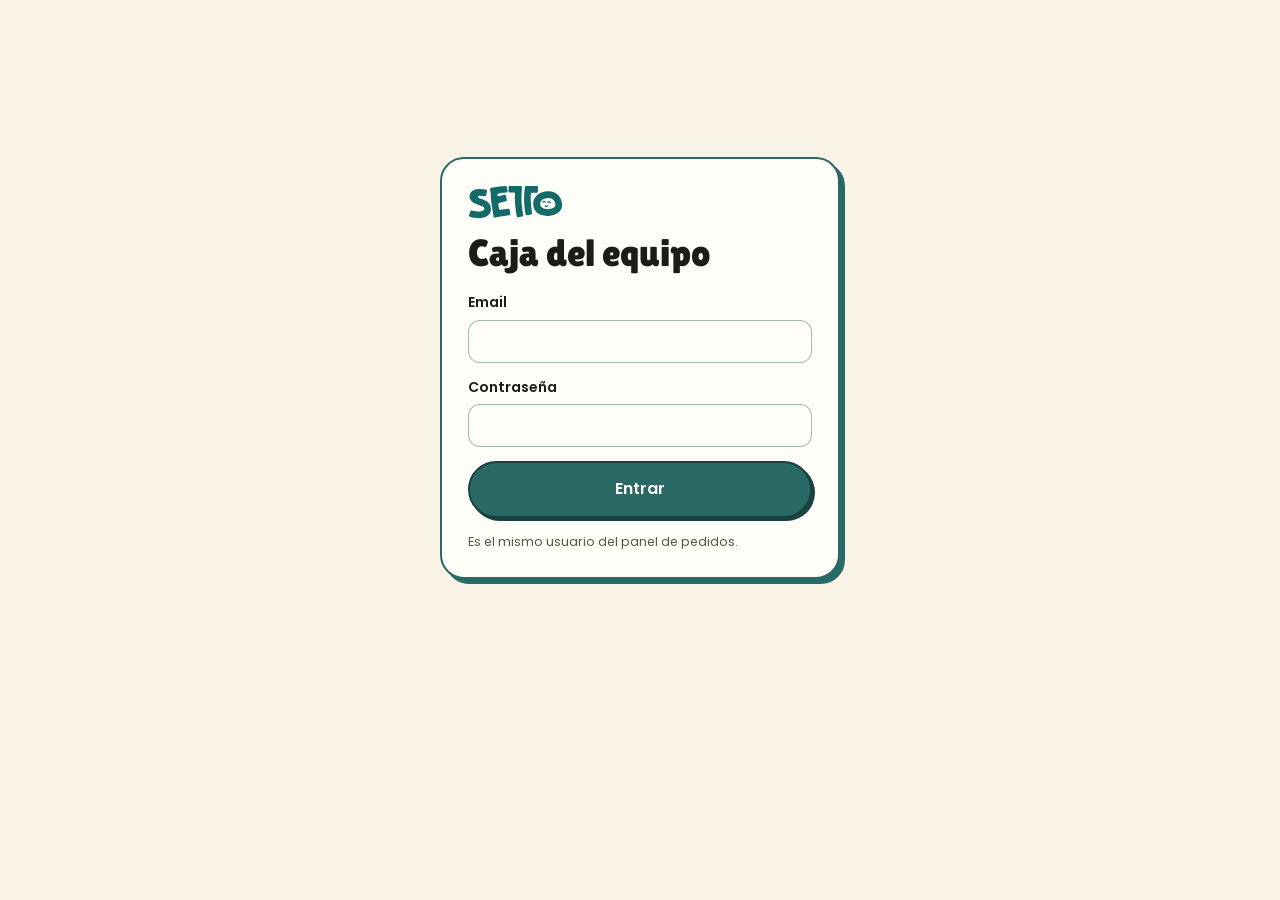
<file: caja.html>
<!doctype html>
<html lang="es-AR">
<head>
<meta charset="utf-8">
<meta name="viewport" content="width=device-width,initial-scale=1,viewport-fit=cover">
<meta name="robots" content="noindex,nofollow">
<meta name="theme-color" content="#FAF4E8">
<title>Caja · Setto</title>
<link rel="icon" href="/favicon.ico?v=tt" sizes="48x48">
<link rel="icon" href="/img/favicon.svg?v=tt" type="image/svg+xml">
<link rel="apple-touch-icon" href="/img/apple-touch-icon.png?v=tt">
<link rel="preconnect" href="https://fonts.googleapis.com">
<link rel="preconnect" href="https://fonts.gstatic.com" crossorigin>
<link rel="stylesheet" href="https://fonts.googleapis.com/css2?family=Lilita+One&family=Poppins:wght@400;500;600;700&display=swap">
<link rel="stylesheet" href="css/site.css">
<link rel="stylesheet" href="css/panel.css">
<link rel="stylesheet" href="css/caja.css">
</head>
<body class="panel caja">
<div id="app"></div>
<div class="toast" id="toast" role="status" aria-live="polite"></div>
<div class="csheet-bg" id="sheetBg" hidden></div>
<section class="csheet" id="sheet" role="dialog" aria-modal="true" hidden></section>

<script src="js/vendor/supabase-2.45.4.js"></script>
<script src="js/config.js"></script>
<script src="js/caja-voz.js"></script>
<script src="js/costos-calc.js"></script>
<script src="js/caja-costos.js"></script>
<script src="js/caja-dash.js"></script>
<script src="js/caja.js"></script>
</body>
</html>
</file>
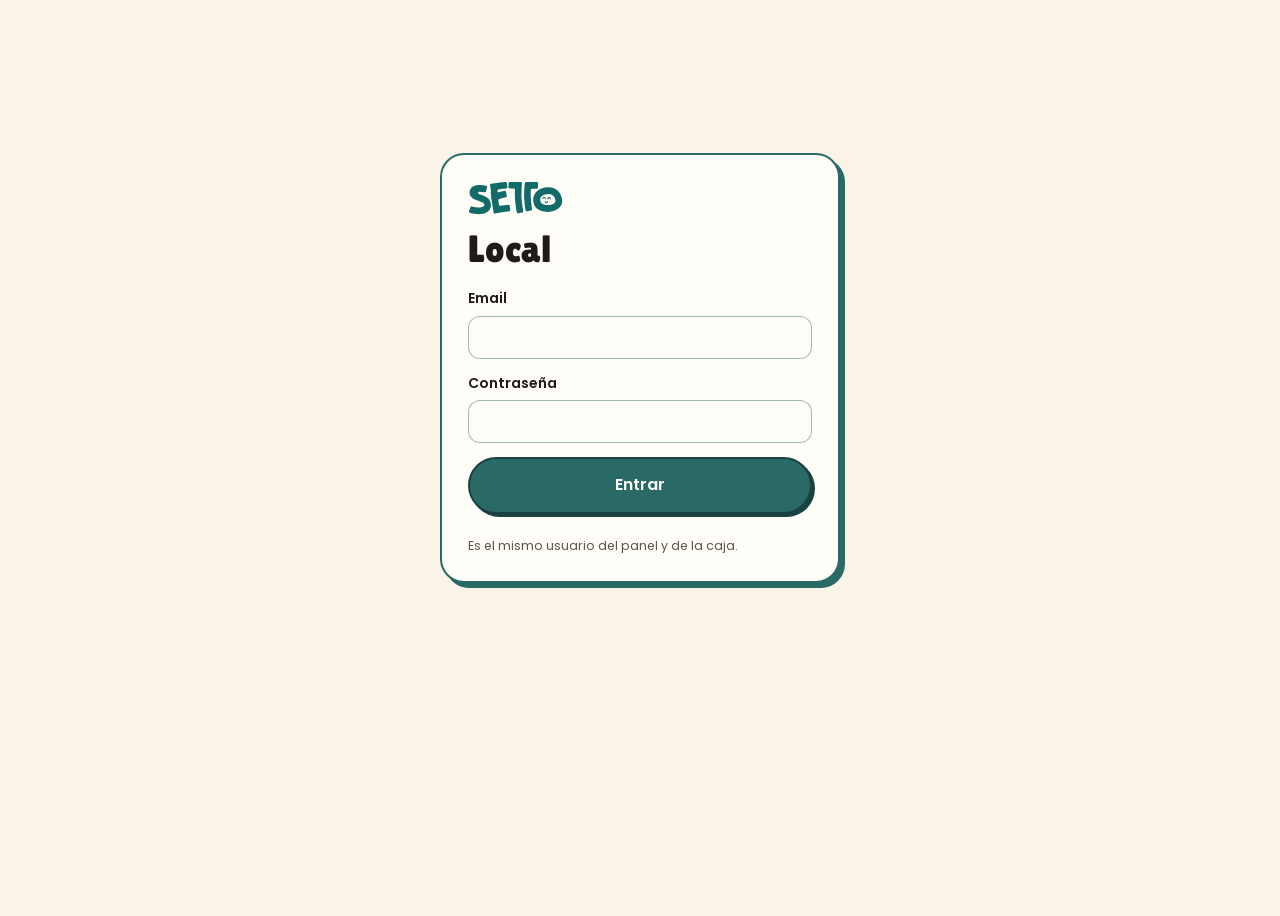
<file: local.html>
<!doctype html>
<html lang="es-AR">
<head>
<meta charset="utf-8">
<meta name="viewport" content="width=device-width,initial-scale=1,viewport-fit=cover">
<meta name="robots" content="noindex,nofollow">
<meta name="theme-color" content="#FAF4E8">
<title>Local · Setto</title>
<link rel="icon" href="/favicon.ico?v=tt" sizes="48x48">
<link rel="icon" href="/img/favicon.svg?v=tt" type="image/svg+xml">
<link rel="apple-touch-icon" href="/img/apple-touch-icon.png?v=tt">
<link rel="stylesheet" href="css/site.css">
<link rel="stylesheet" href="css/panel.css">
<link rel="stylesheet" href="css/local.css">
<style id="printPage"></style>
</head>
<body class="panel local">
<div id="app"></div>
<div class="toast" id="toast" role="status" aria-live="polite"></div>
<div class="lsheet-bg" id="sheetBg" hidden></div>
<section class="lsheet" id="sheet" role="dialog" aria-modal="true" hidden></section>
<div id="print" aria-hidden="true"></div>

<script src="js/vendor/supabase-2.45.4.js"></script>
<script src="js/config.js"></script>
<script src="js/local.js"></script>
</body>
</html>
</file>
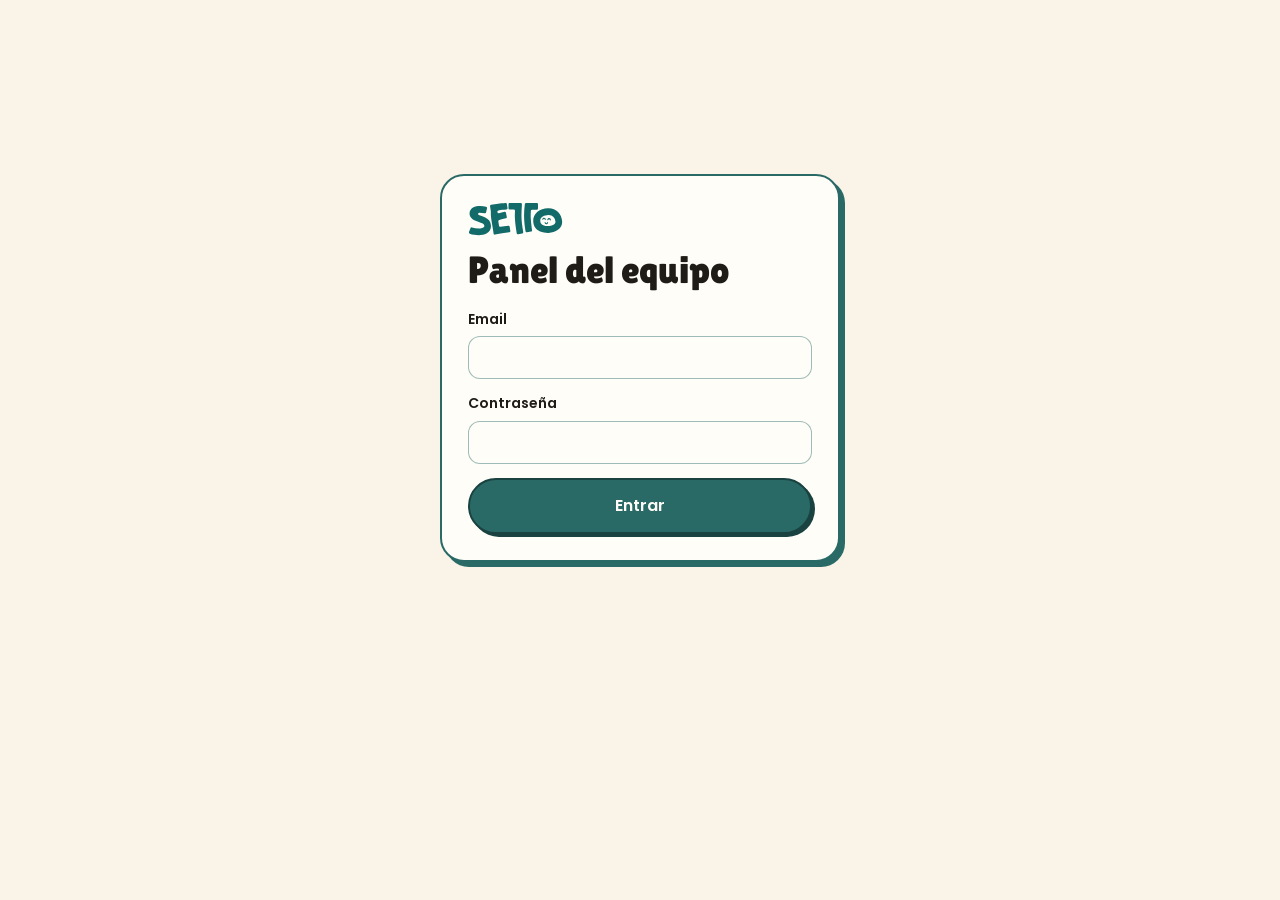
<file: panel.html>
<!doctype html>
<html lang="es-AR">
<head>
<meta charset="utf-8">
<meta name="viewport" content="width=device-width,initial-scale=1,viewport-fit=cover">
<meta name="robots" content="noindex,nofollow">
<title>Panel Setto</title>
<link rel="icon" href="/favicon.ico?v=tt" sizes="48x48">
<link rel="icon" href="/img/favicon.svg?v=tt" type="image/svg+xml">
<link rel="apple-touch-icon" href="/img/apple-touch-icon.png?v=tt">
<link rel="manifest" href="/manifest-panel.webmanifest">
<meta name="apple-mobile-web-app-title" content="Panel Setto">
<link rel="preconnect" href="https://fonts.googleapis.com">
<link rel="preconnect" href="https://fonts.gstatic.com" crossorigin>
<link rel="stylesheet" href="https://fonts.googleapis.com/css2?family=Lilita+One&family=Poppins:ital,wght@0,400;0,500;0,600;0,700;1,600&display=swap">
<link rel="stylesheet" href="css/site.css">
<link rel="stylesheet" href="css/panel.css">
</head>
<body class="panel">
<div class="proto" id="demoBar" hidden>Modo demo · todo se guarda solo en este navegador</div>
<div id="app"></div>
<div class="toast" id="toast" role="status" aria-live="polite"></div>

<script src="js/vendor/supabase-2.45.4.js"></script>
<script src="js/config.js"></script>
<script src="js/seed.js"></script>
<script src="js/api.js"></script>
<script src="js/costos-calc.js"></script>
<script src="js/mensajes.js"></script>
<script src="js/plantillas.js"></script>
<script src="js/panel.js"></script>
</body>
</html>
</file>
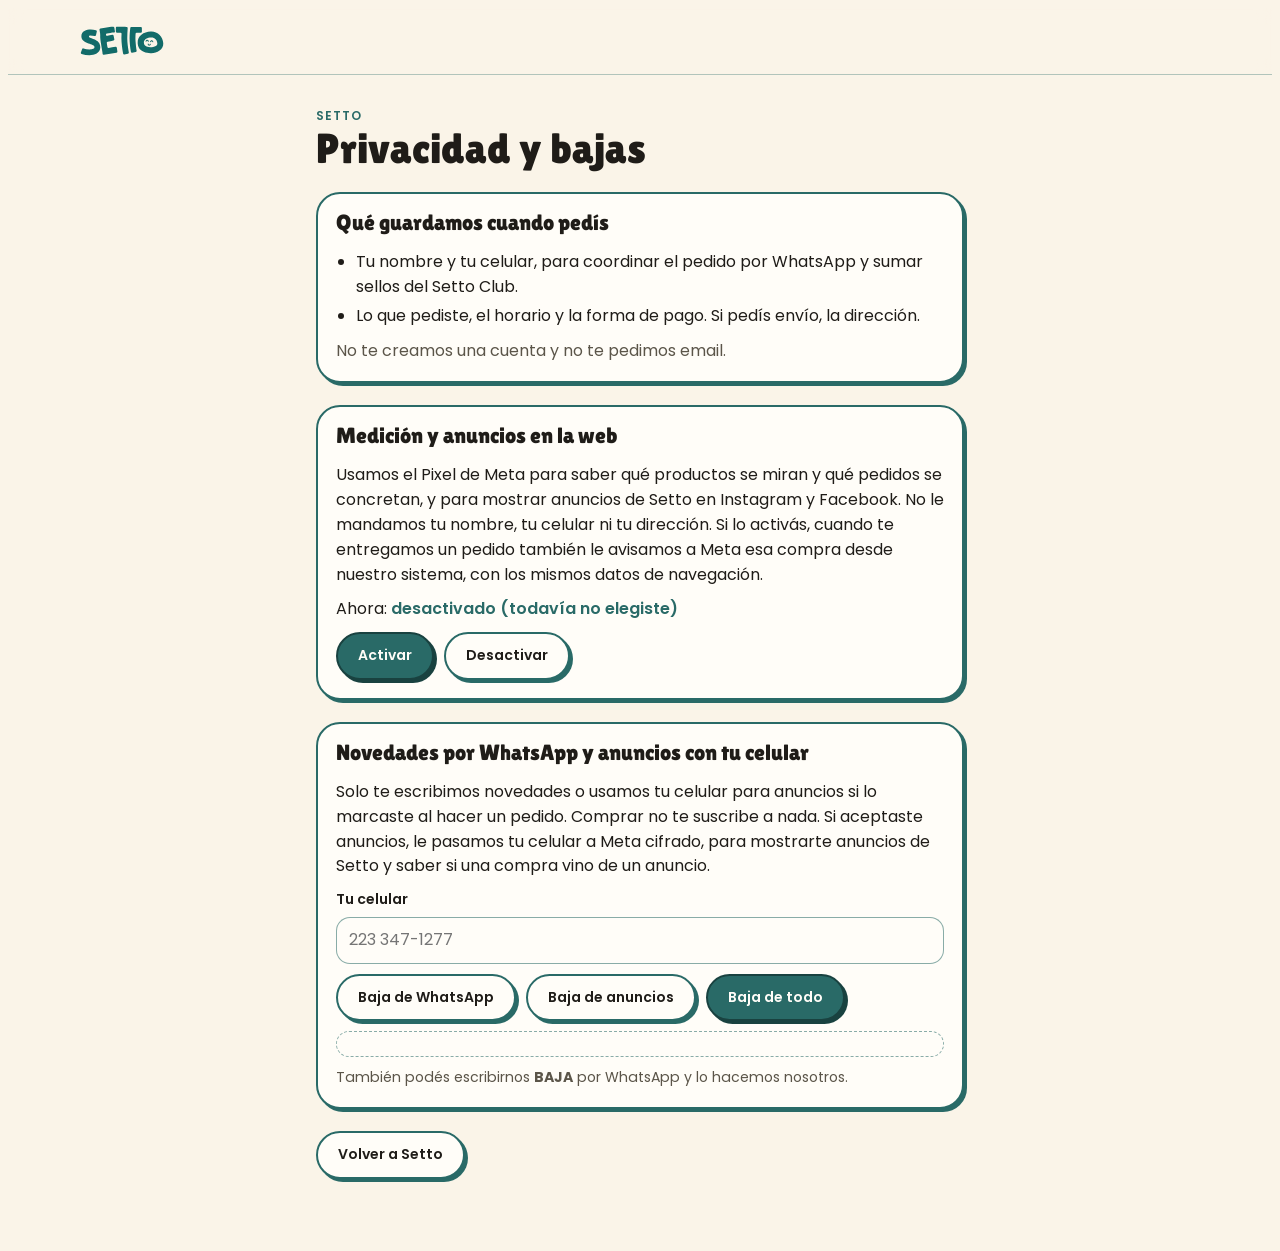
<file: privacidad.html>
<!doctype html>
<html lang="es-AR" data-privacidad="pagina">
<head>
<meta charset="utf-8">
<meta name="viewport" content="width=device-width,initial-scale=1,viewport-fit=cover">
<title>Privacidad y bajas · Setto</title>
<link rel="icon" href="/favicon.ico?v=tt" sizes="48x48">
<link rel="icon" href="/img/favicon.svg?v=tt" type="image/svg+xml">
<link rel="apple-touch-icon" href="/img/apple-touch-icon.png?v=tt">
<meta name="description" content="Qué datos guarda Setto cuando pedís, para qué los usa y cómo darte de baja de las novedades por WhatsApp y de los anuncios.">
<meta name="theme-color" content="#FAF4E8">
<link rel="preload" href="fonts/lilita-one-400.woff2" as="font" type="font/woff2" crossorigin>
<link rel="preload" href="fonts/poppins-400.woff2" as="font" type="font/woff2" crossorigin>
<link rel="stylesheet" href="css/site.css">
<style>
  .priv{max-width:680px;margin-inline:auto;padding:28px 16px 64px;display:grid;gap:22px}
  .priv h1{font-size:clamp(2rem,6vw,2.6rem)}
  .priv h2{font-size:1.35rem;margin-bottom:6px}
  .priv .card{background:var(--card);border:var(--line);border-radius:var(--r);box-shadow:var(--sombra-chica);padding:18px;display:grid;gap:10px}
  .priv ul{margin:0;padding-left:20px;display:grid;gap:4px}
  .priv .acts{display:flex;gap:10px;flex-wrap:wrap}
  .priv .estado{font-weight:600;color:var(--turquesa)}
  .priv .msg{font-size:.9rem;min-height:1.4em}
</style>
</head>
<body>
<header class="top"><div class="wrap"><a class="logo" href="/" aria-label="Setto, inicio"><img src="img/logo.svg" alt="Setto"></a></div></header>
<main class="priv">
  <div><span class="eyebrow">Setto</span><h1>Privacidad y bajas</h1></div>

  <section class="card">
    <h2>Qué guardamos cuando pedís</h2>
    <ul>
      <li>Tu nombre y tu celular, para coordinar el pedido por WhatsApp y sumar sellos del Setto Club.</li>
      <li>Lo que pediste, el horario y la forma de pago. Si pedís envío, la dirección.</li>
    </ul>
    <p class="muted">No te creamos una cuenta y no te pedimos email.</p>
  </section>

  <section class="card" id="pixelBox">
    <h2>Medición y anuncios en la web</h2>
    <p>Usamos el Pixel de Meta para saber qué productos se miran y qué pedidos se concretan, y para mostrar anuncios de Setto en Instagram y Facebook. No le mandamos tu nombre, tu celular ni tu dirección. Si lo activás, cuando te entregamos un pedido también le avisamos a Meta esa compra desde nuestro sistema, con los mismos datos de navegación.</p>
    <p>Ahora: <span class="estado" id="pxEstado">…</span></p>
    <div class="acts"><button class="btn solid" id="pxSi">Activar</button><button class="btn" id="pxNo">Desactivar</button></div>
  </section>

  <section class="card">
    <h2>Novedades por WhatsApp y anuncios con tu celular</h2>
    <p>Solo te escribimos novedades o usamos tu celular para anuncios si lo marcaste al hacer un pedido. Comprar no te suscribe a nada. Si aceptaste anuncios, le pasamos tu celular a Meta cifrado, para mostrarte anuncios de Setto y saber si una compra vino de un anuncio.</p>
    <form id="bajaForm" style="display:grid;gap:10px">
      <label class="f" for="bajaTel">Tu celular<input id="bajaTel" type="tel" inputmode="tel" autocomplete="tel" placeholder="223 347-1277" required></label>
      <div class="acts">
        <button class="btn" type="submit" data-canal="whatsapp">Baja de WhatsApp</button>
        <button class="btn" type="submit" data-canal="meta_ads">Baja de anuncios</button>
        <button class="btn solid" type="submit" data-canal="">Baja de todo</button>
      </div>
      <p class="msg" id="bajaMsg" role="status"></p>
    </form>
    <p class="muted" style="font-size:.88rem">También podés escribirnos <b>BAJA</b> por WhatsApp y lo hacemos nosotros.</p>
  </section>

  <p><a class="btn" href="/">Volver a Setto</a></p>
</main>
<script src="js/vendor/supabase-2.45.4.js"></script>
<script src="js/config.js"></script>
<script src="js/pixel.js"></script>
<script src="js/privacidad.js"></script>
<script src="js/seed.js"></script>
<script src="js/api.js"></script>
<script>
(function () {
  const $ = (s) => document.querySelector(s), API = window.SettoAPI, PV = window.SettoPrivacidad;
  function pintar() {
    if (!window.SettoPixel.disponible) { $("#pixelBox").hidden = true; return; }
    const p = PV.leer();
    $("#pxEstado").textContent = p && p.anuncios ? "activado" : p ? "desactivado" : "desactivado (todavía no elegiste)";
  }
  $("#pxSi").addEventListener("click", () => { PV.elegir(true); pintar(); });
  $("#pxNo").addEventListener("click", () => { PV.elegir(false); pintar(); });
  pintar();
  let canal = "";
  document.querySelectorAll("#bajaForm [data-canal]").forEach((b) => b.addEventListener("click", () => { canal = b.dataset.canal; }));
  $("#bajaForm").addEventListener("submit", async (e) => {
    e.preventDefault();
    const msg = $("#bajaMsg"), tel = $("#bajaTel").value;
    if (!API.normPhone(tel)) { msg.textContent = "Revisá el número: código de área + número, por ejemplo 223 347-1277."; return; }
    msg.textContent = "Un momento…";
    try {
      await API.bajaMarketing(tel, canal || null);
      msg.textContent = canal === "whatsapp" ? "Listo. No te vamos a mandar más novedades por WhatsApp." : canal === "meta_ads" ? "Listo. No vamos a usar tu celular para anuncios." : "Listo. Quedaste fuera de las novedades por WhatsApp y de los anuncios.";
    } catch (err) { msg.textContent = err.message || "No pudimos registrar la baja. Escribinos BAJA por WhatsApp."; }
  });
})();
</script>
</body>
</html>
</file>
<file: css/site.css>
/* Fuentes servidas desde la web (subconjunto latino, alcanza para el castellano): sin esperar a Google Fonts */
@font-face{font-family:"Lilita One";font-style:normal;font-weight:400;font-display:swap;src:url(../fonts/lilita-one-400.woff2) format("woff2")}
@font-face{font-family:"Poppins";font-style:normal;font-weight:400;font-display:swap;src:url(../fonts/poppins-400.woff2) format("woff2")}
@font-face{font-family:"Poppins";font-style:normal;font-weight:500;font-display:swap;src:url(../fonts/poppins-500.woff2) format("woff2")}
@font-face{font-family:"Poppins";font-style:normal;font-weight:600;font-display:swap;src:url(../fonts/poppins-600.woff2) format("woff2")}
@font-face{font-family:"Poppins";font-style:normal;font-weight:700;font-display:swap;src:url(../fonts/poppins-700.woff2) format("woff2")}
[hidden]{display:none!important}
/* Layout: limpio estilo Crumbl. Fondo crema claro, secciones destacadas en crema oscuro, texto negro cálido; turquesa solo en botones/separadores; coral como contraste. Mobile: carruseles con scroll-snap. */
:root{
  --bg:#FAF4E8; --bg-2:#F1E4CA; --card:#FFFDF8;
  --ink:#1F1C18; --ink-2:#5B5549;
  --turquesa:#296A67; --turquesa-2:#1F5452;
  --coral:#F8A29A; --coral-2:#FBC9C2; --menta:#D0DEC3; --tachado:#9A9384;
  --display:"Lilita One","Arial Rounded MT Bold","Trebuchet MS",sans-serif;
  --texto:"Poppins",system-ui,-apple-system,"Segoe UI",sans-serif;
  --line:2px solid var(--turquesa);
  --sombra-chica:3px 3px 0 var(--turquesa);
  --sombra:5px 5px 0 var(--turquesa);
  --r:24px; --pill:999px;
  color-scheme:light;
}
*{box-sizing:border-box}
html{scroll-behavior:smooth}
@media (prefers-reduced-motion:reduce){html{scroll-behavior:auto}*{transition:none!important;animation:none!important}}
body{background:var(--bg);color:var(--ink);font-family:var(--texto);font-size:16px;line-height:1.55;-webkit-font-smoothing:antialiased}
img{max-width:100%;display:block}
h1,h2,h3{font-family:var(--display);font-weight:400;line-height:1.02;margin:0;text-wrap:balance;color:var(--ink)}
p{margin:0}
a{color:inherit}
button{font:inherit;color:inherit;cursor:pointer}
:focus-visible{outline:3px solid var(--turquesa);outline-offset:3px}
.wrap{max-width:1160px;margin-inline:auto;padding-inline:20px}
.eyebrow{font-size:.75rem;font-weight:600;letter-spacing:.09em;text-transform:uppercase;color:var(--turquesa)}
.muted{color:var(--ink-2)}
.num{font-variant-numeric:tabular-nums}

.proto{background:var(--ink);color:var(--bg);font-size:.75rem;text-align:center;padding:6px 16px}
.proto a{color:inherit;text-decoration:underline}
#errBar{position:fixed;left:12px;right:12px;bottom:calc(12px + env(safe-area-inset-bottom,0px));z-index:85;max-width:560px;margin-inline:auto;border-radius:14px;padding:10px 16px;box-shadow:var(--sombra)}

/* header */
header.top{position:sticky;top:env(safe-area-inset-top,0px);z-index:30;background:color-mix(in srgb,var(--bg) 92%,transparent);backdrop-filter:blur(8px);border-bottom:1.5px solid color-mix(in srgb,var(--turquesa) 35%,transparent)}
.top .wrap{display:flex;align-items:center;gap:20px;height:66px}
.top .logo img{height:30px;width:auto}
.top .wrap>nav{display:flex;gap:26px;margin-inline:auto;font-weight:500;font-size:.875rem}
.top .wrap>nav a{text-decoration:none;padding-block:4px;border-bottom:2px solid transparent}
.top .wrap>nav a:hover{border-color:var(--coral)}
/* etiquetas del menú (Tirada gratis, Sumá sellos): en compu no ocupan lugar, aparecen como globito al pasar el mouse */
.top .wrap>nav a{position:relative}
.top .wrap>nav a small{position:absolute;top:calc(100% + 8px);left:50%;transform:translate(-50%,-4px);font-size:.75rem;font-weight:700;letter-spacing:.03em;white-space:nowrap;background:var(--coral);border-radius:999px;padding:4px 10px;color:var(--ink);box-shadow:var(--sombra-chica);opacity:0;pointer-events:none;transition:opacity .15s,transform .15s;z-index:5}
.top .wrap>nav a:hover small,.top .wrap>nav a:focus-visible small{opacity:1;transform:translate(-50%,0)}
.top .wrap>nav a{white-space:nowrap}
.top .logo,.top .wacta,.top .cartbtn,.top .wacta svg{flex-shrink:0}
.top .wrap>nav{gap:16px;font-size:.875rem}
/* WhatsApp solo con el ícono cuando los links no entran: compu chica, o con la Edición especial prendida (8 links) */
.top .wrap:has(>nav a[href$="#especial"]:not([hidden])) .wacta,.top .wrap:has(>nav a[href$="#finde"]:not([hidden])) .wacta{width:42px;height:42px;padding:0;border-radius:50%;justify-content:center}
.top .wrap:has(>nav a[href$="#especial"]:not([hidden])) .wacta span,.top .wrap:has(>nav a[href$="#finde"]:not([hidden])) .wacta span{display:none}
@media (max-width:1180px){.top .wrap>nav{gap:13px;font-size:.875rem}.top .wacta{width:42px;height:42px;padding:0;border-radius:50%;justify-content:center}.top .wacta span{display:none}}
@media (max-width:760px){.top .wrap>nav{display:none}.top .cartbtn{margin-left:auto}}

/* botones (estilo sticker) */
.btn{display:inline-flex;align-items:center;justify-content:center;gap:8px;border:var(--line);border-radius:var(--pill);background:var(--card);color:var(--ink);box-shadow:var(--sombra-chica);padding:11px 20px;font-weight:600;font-size:.875rem;text-decoration:none;transition:transform .08s,box-shadow .08s,background .15s;white-space:nowrap}
.btn:hover{background:var(--bg-2)}
.btn:active{transform:translate(3px,3px);box-shadow:0 0 0 var(--turquesa)}
.btn.solid{background:var(--turquesa);color:#FFFDF8;--osc:color-mix(in srgb,var(--turquesa) 62%,#000);border-color:var(--osc);box-shadow:3px 3px 0 var(--osc)}
.btn.solid:active{box-shadow:0 0 0 var(--osc)}
.btn.solid:hover{background:var(--turquesa-2)}
.btn.big{padding:14px 26px;font-size:1rem}
.btn.wa{background:#1F7A5A;border-color:#1F7A5A;box-shadow:3px 3px 0 #145040;color:#fff}
.btn.wa:hover{background:#196649}
.count{min-width:22px;height:22px;border-radius:11px;background:var(--coral);color:var(--ink);font-size:.75rem;font-weight:700;display:inline-grid;place-items:center;padding-inline:6px}
.add{flex:none;width:40px;height:40px;border-radius:50%;border:var(--line);background:var(--card);color:var(--turquesa);font-size:1.5rem;font-weight:600;line-height:1;display:grid;place-items:center;box-shadow:var(--sombra-chica);transition:transform .08s,box-shadow .08s,background .15s}
.add:hover{background:var(--turquesa);color:#fff}
.add:active{transform:translate(3px,3px);box-shadow:none}

/* hero */
.hero .wrap{display:grid;grid-template-columns:1fr 1fr;gap:40px;align-items:center;padding-block:48px 64px}
.hero h1{font-size:clamp(2.4rem,5.4vw,4.3rem);margin-top:16px;max-width:14ch}
.hero .sub{margin-top:12px;font-size:clamp(1.15rem,2vw,1.4rem);font-weight:700;color:var(--turquesa)}
.hero h1 span{color:var(--turquesa)}
.hero .lead{margin-top:10px;font-size:1rem;max-width:36ch;color:var(--ink-2)}
.hero .ctas{display:flex;flex-wrap:wrap;gap:12px;margin-top:28px}
.tagline{display:inline-flex;align-items:center;gap:8px;background:var(--coral-2);border-radius:var(--pill);padding:5px 14px;font-size:.875rem;font-weight:600;color:var(--ink)}
.tagline i{width:8px;height:8px;border-radius:50%;background:var(--turquesa)}
.stage{position:relative;aspect-ratio:1/0.92;border-radius:36px;background-color:var(--bg-2);background-image:url(img/pattern.png);background-size:84px auto;overflow:hidden}
.stage .blob{position:absolute;width:72%;aspect-ratio:1;left:14%;top:16%;background:var(--coral);border-radius:50%}
.stage img{position:absolute;filter:drop-shadow(0 12px 10px rgba(31,28,24,.16))}
.stage .p1{width:38%;left:9%;bottom:6%}
.stage .p2{width:38%;left:46%;bottom:9%}
.stage .p3{width:40%;right:2%;bottom:2%}
.stage .mito{width:26%;left:6%;top:6%;filter:none}
@media (max-width:820px){.hero .wrap{grid-template-columns:1fr;padding-block:28px 40px;gap:28px}}

/* debajo de la portada: tarjetas al Top del Club y a la maquinita */
.dcard{display:grid;grid-template-columns:minmax(0,1fr) auto;align-items:center;gap:18px;background:var(--card);border:1.5px solid color-mix(in srgb,var(--turquesa) 22%,transparent);border-radius:20px;padding:18px 22px;min-width:0}
.dcard h2{font-size:clamp(1.3rem,2.2vw,1.6rem);line-height:1.05;margin-top:4px;text-transform:none}
.dcard p{margin-top:6px;font-size:.875rem;color:var(--ink-2);max-width:34ch}
.dcard .btn{margin-top:12px;padding:7px 16px;font-size:.875rem;box-shadow:none;border-width:1.5px}
.dbtns{display:flex;align-items:center;flex-wrap:wrap;gap:4px 16px}
.dlink{margin-top:12px;font-size:.875rem;font-weight:600;color:var(--turquesa);text-underline-offset:3px}
.dpodio{list-style:none;margin:0;padding:0;display:flex;align-items:flex-end;gap:6px}
.dpodio li{display:flex;flex-direction:column;align-items:center;gap:4px;width:74px}
.dpodio img{width:46px;height:auto;margin-bottom:-2px}
.dn{font-size:.75rem;font-weight:700;max-width:100%;white-space:nowrap;overflow:hidden;text-overflow:ellipsis}
.dpos{display:grid;place-items:center;width:100%;border-radius:10px 10px 3px 3px;background:color-mix(in srgb,var(--turquesa) 12%,transparent);color:var(--turquesa);font-family:var(--display);font-size:1.25rem;line-height:1}
.dp1 .dpos{height:52px;background:var(--coral-2);color:var(--ink);font-size:1.5rem}
.dp2 .dpos{height:38px}.dp3 .dpos{height:28px}
.dreels{display:flex;gap:6px;background:var(--bg-2);border-radius:14px;padding:7px}
.dreels span{width:52px;height:58px;border-radius:9px;background:var(--card);display:grid;place-items:center;overflow:hidden}
.dreels img{width:42px;height:42px;object-fit:contain}
@media (max-width:640px){
  .dcard{padding:16px;gap:10px}
  .dcard h2{font-size:1.5rem}
  .dcard p{display:none}
  .dlink{margin-top:12px;font-size:.875rem}
  .dpodio{gap:4px}.dpodio li{width:50px}.dpodio img{width:32px}.dn{font-size:.75rem}
  .dp1 .dpos{height:44px}.dp2 .dpos{height:32px}.dp3 .dpos{height:24px}
  .dreels{gap:4px;padding:6px;border-radius:12px}.dreels span{width:40px;height:48px;border-radius:8px}.dreels img{width:32px;height:32px}
}
@keyframes slide{to{transform:translateX(-50%)}}

/* secciones */
section.blk{padding-block:72px}
.alt{background:var(--bg-2)}
.head{display:flex;flex-direction:column;align-items:center;text-align:center;gap:10px;margin-bottom:34px}
.head h2{font-size:clamp(1.75rem,4vw,2.5rem)}
.head p{max-width:52ch;color:var(--ink-2)}
#especial .head p{max-width:62ch}
.chip{display:inline-block;background:var(--coral-2);color:var(--ink);border-radius:10px;padding:5px 14px;font-size:.875rem;font-weight:600}

/* cómo pedir */
.channels{display:grid;grid-template-columns:1.3fr 1fr;gap:22px}
.ch-main{border-radius:var(--r);background:var(--bg-2);padding:30px;display:flex;flex-direction:column;gap:14px;position:relative;overflow:hidden}
.ch-main h3{font-size:1.75rem}
.steps{margin:0;padding:0;list-style:none;display:grid;gap:12px;counter-reset:s;position:relative;z-index:1}
.steps li{display:flex;gap:12px;align-items:baseline;counter-increment:s;max-width:36ch}
.steps li::before{content:counter(s);font-family:var(--display);font-size:1rem;width:30px;height:30px;flex:none;border-radius:50%;background:var(--coral);display:grid;place-items:center;line-height:1}
.ch-main .note{font-size:.875rem;color:var(--ink-2);border-top:1.5px solid color-mix(in srgb,var(--turquesa) 45%,transparent);padding-top:12px;margin-top:auto;max-width:44ch;position:relative;z-index:1}
.ch-main .mito{position:absolute;right:-14px;bottom:-12px;width:132px}
.apps{display:grid;gap:12px;align-content:start}
.app{display:flex;align-items:center;gap:14px;border-radius:18px;background:var(--card);padding:14px 16px;text-decoration:none;border:1.5px solid color-mix(in srgb,var(--turquesa) 30%,transparent);transition:border-color .15s,transform .15s}
.app:hover{border-color:var(--turquesa);transform:translateY(-2px)}
.app .ico{width:42px;height:42px;border-radius:12px;background:var(--bg-2);display:grid;place-items:center;font-family:var(--display);font-size:1.25rem;color:var(--turquesa);flex:none}
.app b{display:block;font-weight:600}
.app small{font-size:.875rem;color:var(--ink-2)}
.app .go{margin-left:auto;color:var(--turquesa);font-weight:700}
.app.pend{border-style:dashed}
.apps .fine{font-size:.875rem;color:var(--ink-2);padding-inline:4px}
@media (max-width:820px){.channels{grid-template-columns:1fr}}

/* carriles: grilla en desktop, carrusel en mobile */
.rail{display:grid;gap:22px;grid-template-columns:repeat(var(--cols,3),minmax(0,1fr))}
.rail.pocos{grid-template-columns:repeat(var(--n,1),calc((100% - 44px) / 3));justify-content:center} /* mismo ancho que las tarjetas de Sets */
.hint{display:none;font-size:.875rem;color:var(--ink-2);margin-top:12px}
@media (max-width:760px){
  .rail{grid-template-columns:none;grid-auto-flow:column;grid-auto-columns:var(--w,80%);overflow-x:auto;scroll-snap-type:x mandatory;margin-inline:-20px;padding:6px 20px 14px;scroll-padding-inline:20px;scrollbar-width:none;gap:14px}
  /* solo scroll horizontal: si el carril también scrollea en vertical (por sombras o el zoom de la card), atrapa el dedo y la página no baja */
  .rail{overflow-y:hidden;overscroll-behavior-x:contain;touch-action:pan-x pan-y}
  .rail::-webkit-scrollbar{display:none}
  .rail>*{scroll-snap-align:start}
  /* pocas tarjetas (Edición especial): una centrada y se asoma la de al lado. Sin justify-content:center: con el carril desbordado, centrar deja la primera tarjeta cortada a la izquierda y no se puede volver */
  .rail.pocos{grid-template-columns:none;grid-auto-columns:100%;justify-content:start;padding-inline:40px;scroll-padding-inline:0}
  .rail.pocos>*{scroll-snap-align:center}
  .rail.pocos[style*="--n: 1"]{overflow-x:visible}
  .hint{display:flex;align-items:center;gap:10px}
  .dots{display:flex;gap:6px}
  .dots i{width:7px;height:7px;border-radius:50%;background:color-mix(in srgb,var(--turquesa) 30%,transparent);transition:.2s}
  .dots i.on{background:var(--turquesa);width:18px;border-radius:4px}
}

/* sets */
.set{background:var(--card);border-radius:var(--r);border:var(--line);box-shadow:var(--sombra);padding:18px;display:flex;flex-direction:column;position:relative}
.set .ph{all:unset;cursor:pointer;display:grid;place-items:center;height:230px;border-radius:18px;background:var(--bg);position:relative;overflow:hidden}
.set .ph::before{content:"";position:absolute;width:62%;aspect-ratio:1;border-radius:50%;background:var(--coral)}
.set .ph img{position:relative;max-height:210px;width:auto;transition:transform .25s}
.set .ph:hover img{transform:scale(1.04) rotate(-2deg)}
.off{position:absolute;top:28px;right:28px;z-index:1;background:var(--turquesa);color:#FFFDF8;border-radius:var(--pill);font-size:.75rem;font-weight:700;padding:5px 11px;letter-spacing:.02em;box-shadow:0 0 0 2px var(--card),0 0 14px 2px color-mix(in srgb,var(--turquesa) 55%,transparent);animation:offglow 2.6s ease-in-out infinite}
@keyframes offglow{50%{box-shadow:0 0 0 2px var(--card),0 0 22px 5px color-mix(in srgb,var(--turquesa) 45%,transparent)}}
/* en los sets, "Sin stock hoy" va a la misma altura que el cartel de off */
.set .stkw .badge{top:28px;left:28px;padding:5px 11px}
.stk.out{color:var(--tachado)}
/* hover en cualquier parte de la tarjeta: la sombra verde sólida se aclara */
.set{transition:box-shadow .2s}
.set:hover{box-shadow:5px 5px 0 color-mix(in srgb,var(--turquesa) 55%,#fff)}
.set:hover .off{box-shadow:0 0 0 2px var(--card),0 0 22px 5px color-mix(in srgb,var(--turquesa) 45%,transparent)}
/* Setto Weekend: fondo turquesa suave para separarla del Especial y de Sets; precio de cada tamaño con el separado tachado */
#finde{background:color-mix(in srgb,var(--turquesa) 9%,var(--bg))}
#finde .chip{background:var(--turquesa);color:#FFFDF8}
#finde .set .ph::before{background:color-mix(in srgb,var(--turquesa) 22%,var(--bg))}
.fset .ftams{list-style:none;margin:14px 0 0;padding:0;display:grid;gap:6px}
.fset .ftams li{display:flex;align-items:baseline;gap:8px;font-size:.9375rem}
.fset .ftams li span{font-size:.75rem;font-weight:700;letter-spacing:.06em;text-transform:uppercase;color:var(--ink-2);min-width:46px}
.fset .ftams li b{font-size:1.25rem;color:var(--ink)}
.fset .ftams li s{font-size:.875rem;color:var(--ink-2)}
.fset .foot{justify-content:space-between;margin-top:14px}
/* urgencia: sello de ahorro grande, % chico, cuenta regresiva y "solo hasta" */
.fsello{position:absolute;top:-16px;left:-14px;z-index:2;display:grid;justify-items:center;gap:0;background:var(--coral);color:var(--ink);border-radius:20px;padding:10px 16px 11px;transform:rotate(-6deg);box-shadow:0 0 0 3px var(--card),0 8px 20px -6px rgba(31,28,24,.35);animation:fsello 2.4s ease-in-out infinite}
.fsello small{font-size:.75rem;font-weight:700;letter-spacing:.08em;text-transform:uppercase}
.fsello b{font-family:var(--display);font-weight:400;font-size:2rem;line-height:1}
.fsello em{font-style:normal;font-size:.75rem;font-weight:600;margin-top:2px}
#findeGrid{padding-top:22px;padding-inline:16px} /* lugar para el sello que sobresale de la tarjeta */
@media (max-width:760px){#findeGrid{padding-top:24px;padding-left:34px;scroll-padding-inline:34px}}
@keyframes fsello{0%,100%{transform:rotate(-6deg) scale(1)}50%{transform:rotate(-6deg) scale(1.05)}}
@media (prefers-reduced-motion:reduce){.fsello{animation:none}}
.fpct{position:absolute;top:28px;right:28px;z-index:2;background:var(--turquesa);color:#FFFDF8;border-radius:var(--pill);font-size:1rem;font-weight:800;padding:6px 12px;box-shadow:0 0 0 2px var(--card)}
.fset .furg{font-size:.8125rem;font-weight:700;color:var(--turquesa)}
.fcd{display:grid;justify-items:center;gap:8px;margin-top:6px}
.fcd-t{font-size:.75rem;font-weight:700;letter-spacing:.08em;text-transform:uppercase;color:var(--ink-2)}
.fcd-n{display:flex;gap:8px}
.fcd-n span{display:grid;justify-items:center;min-width:58px;background:var(--card);border:var(--line);border-radius:14px;padding:8px 6px 6px;box-shadow:var(--sombra-chica)}
.fcd-n span[hidden]{display:none}
.fcd-n b{font-family:var(--display);font-weight:400;font-size:1.75rem;line-height:1;color:var(--turquesa);font-variant-numeric:tabular-nums}
.fcd-n small{font-size:.6875rem;font-weight:600;letter-spacing:.06em;text-transform:uppercase;color:var(--ink-2)}
.fcd.ult .fcd-n span{background:var(--coral)}
.fcd.ult .fcd-n b{color:var(--ink)}
.setsnote{margin:22px auto 0;font-size:.875rem;color:var(--ink-2);max-width:60ch;text-align:center}
/* edición especial */
/* el Especial usa la misma tarjeta que Sets (.set); acá solo lo propio: foto sin recortar, "Foto en camino" y precio pendiente */
.prem .ph .pend{position:relative;display:grid;justify-items:center;gap:6px;font-size:.875rem;font-weight:600;color:var(--ink-2)}
.prem .ph .pend img{width:84px;max-height:none}
.prem .from b.tbd{font-size:1rem}
.prem.agotado .ph img{filter:grayscale(.6) opacity(.7)}
.prem-soon{margin:26px auto 0;max-width:560px;border-radius:22px;background:var(--bg-2);padding:18px 22px;display:flex;gap:16px;align-items:center;text-align:left}
.prem-soon img{width:74px;flex:none}
.prem-soon b{display:block;font-family:var(--display);font-weight:400;font-size:1.25rem}
.prem-soon p{font-size:.875rem;color:var(--ink-2)}
.set h3{font-size:1.5rem;margin-top:16px}
.set .code{font-size:.75rem;font-weight:600;letter-spacing:.07em;text-transform:uppercase;color:var(--turquesa);margin-top:6px}
.set .combo{font-size:.875rem;color:var(--ink-2);margin-top:2px}
.set .foot{display:flex;align-items:center;gap:10px;margin-top:16px;padding-top:14px;border-top:1.5px solid color-mix(in srgb,var(--turquesa) 40%,transparent)}
.from{font-size:.75rem;color:var(--ink-2);line-height:1.2}
.from b{display:block;font-size:1.5rem;color:var(--ink);line-height:1.15}
.from s{font-size:1rem}
.from s{color:var(--tachado);margin-left:4px}
.set .foot .add{margin-left:auto}

/* carta */
.tabs{display:flex;gap:8px;flex-wrap:wrap;margin-bottom:24px}
.tab{border:var(--line);border-radius:var(--pill);background:transparent;padding:8px 20px;font-weight:600;font-size:.875rem;color:var(--turquesa)}
.tab[aria-selected="true"]{background:var(--turquesa);color:#fff}
.switch{display:grid;grid-template-columns:1fr 1fr;gap:14px;margin-bottom:28px}
.sw{display:flex;align-items:center;gap:14px;text-align:left;border:2px solid color-mix(in srgb,var(--turquesa) 45%,transparent);border-radius:22px;background:var(--card);padding:10px 16px 10px 10px;min-width:0;transition:border-color .15s,background .15s,box-shadow .2s,transform .15s}
.sw:hover{border-color:var(--turquesa);transform:translateY(-2px)}
.sw-th{width:64px;height:64px;flex:none;border-radius:16px;background:var(--bg-2);display:grid;place-items:center;position:relative;overflow:hidden}
.sw-th::before{content:"";position:absolute;width:70%;aspect-ratio:1;border-radius:50%;background:var(--coral-2)}
.sw-th img{position:relative;max-width:82%;max-height:82%}
.sw-tx{min-width:0}
.sw-tx b{display:block;font-family:var(--display);font-weight:400;font-size:1.5rem;line-height:1.05;color:var(--ink)}
.sw-tx small{font-size:.875rem;color:var(--ink-2)}
.sw-go{margin-left:auto;width:34px;height:34px;flex:none;border-radius:50%;border:2px solid var(--turquesa);color:var(--turquesa);display:grid;place-items:center;font-weight:700}
.sw[aria-selected="true"]{background:var(--turquesa);border-color:var(--turquesa);box-shadow:0 0 0 4px color-mix(in srgb,var(--turquesa) 16%,transparent),0 0 22px 4px color-mix(in srgb,var(--turquesa) 35%,transparent);cursor:default;transform:none}
.sw[aria-selected="true"] .sw-tx b{color:#FFFDF8}
.sw[aria-selected="true"] .sw-tx small{color:color-mix(in srgb,#FFFDF8 80%,transparent)}
.sw[aria-selected="true"] .sw-th{background:color-mix(in srgb,#FFFDF8 18%,transparent)}
.sw[aria-selected="true"] .sw-go{border-color:#FFFDF8;color:#FFFDF8}
.sw[aria-selected="true"] .sw-go::before{content:"✓"}
.sw[aria-selected="true"] .sw-go{font-size:0}
.sw[aria-selected="true"] .sw-go::before{font-size:1rem}
.sw[aria-selected="false"] .sw-go{background:var(--coral);border-color:var(--coral);color:var(--ink);animation:nudge 1.8s ease-in-out infinite}
@keyframes nudge{0%,100%{transform:translateX(0)}50%{transform:translateX(4px)}}
@media (max-width:560px){.switch{grid-template-columns:1fr;gap:10px}.sw{gap:12px;padding:8px 14px 8px 8px;border-radius:20px}.sw-th{width:60px;height:60px;border-radius:14px}.sw-tx b{font-size:1.25rem}.sw-tx small{display:block;margin-top:2px}}
.next-cat{all:unset;cursor:pointer;border-radius:22px;border:2px dashed var(--turquesa);background:var(--bg);display:flex;flex-direction:column;align-items:center;justify-content:center;gap:10px;text-align:center;padding:20px;min-height:220px}
.next-cat:hover{background:var(--bg-2)}
.next-cat:focus-visible{outline:3px solid var(--turquesa)}
.next-cat .nc-th{width:110px;height:110px;border-radius:50%;background:var(--coral-2);display:grid;place-items:center}
.next-cat .nc-th img{max-width:80%;max-height:80%}
.next-cat b{font-family:var(--display);font-weight:400;font-size:1.5rem;color:var(--ink)}
.next-cat span.cta{font-weight:600;font-size:.875rem;color:var(--turquesa)}
.item{display:flex;flex-direction:column;gap:12px;min-width:0}
.item .ph{all:unset;cursor:pointer;aspect-ratio:1/1;border-radius:22px;background:var(--bg-2);display:grid;place-items:center;position:relative;overflow:hidden}
.item .ph::before{content:"";position:absolute;width:64%;aspect-ratio:1;border-radius:50%;background:var(--coral-2);transition:transform .3s}
.item .ph:hover::before{transform:scale(1.1)}
.item .ph img{position:relative;max-height:84%;max-width:84%;width:auto;transition:transform .25s}
.item .ph:hover img{transform:translateY(-4px)}
.item .ph:focus-visible{outline:3px solid var(--turquesa)}
.item .ph.foto::before{display:none}
.item .ph.foto img{width:100%;height:100%;max-width:none;max-height:none;object-fit:cover}
.badge{position:absolute;top:12px;left:12px;background:var(--coral);color:var(--ink);border-radius:var(--pill);font-size:.75rem;font-weight:700;letter-spacing:.06em;text-transform:uppercase;padding:3px 10px;z-index:1}
.item h3{font-size:1.5rem}
.item .desc{font-size:.875rem;color:var(--ink-2);display:-webkit-box;-webkit-line-clamp:2;-webkit-box-orient:vertical;overflow:hidden}
.item .row{display:flex;align-items:center;gap:10px;margin-top:auto}
.soon{margin-top:34px;border-radius:22px;background:var(--coral-2);padding:18px 22px;display:flex;gap:16px;align-items:center;flex-wrap:wrap}
.soon h3{font-size:1.5rem}

/* club */
.club{display:grid;grid-template-columns:1fr 1fr;gap:40px;align-items:center}
.next{display:grid;gap:0;margin-top:22px}
.next div{display:flex;gap:14px;align-items:flex-start;border-top:1.5px solid color-mix(in srgb,var(--turquesa) 40%,transparent);padding-block:12px}
.next b{display:block}
.next small{font-size:.875rem;color:var(--ink-2)}
.next .k{width:30px;height:30px;border-radius:50%;background:var(--coral);flex:none;display:grid;place-items:center;font-size:.875rem;color:var(--ink)}
.stampcard{background:var(--card);border:var(--line);box-shadow:var(--sombra);border-radius:var(--r);padding:22px;position:relative}
.stampcard .row1{display:flex;justify-content:space-between;align-items:center}
.stampcard .row1 img{height:24px;width:auto}
.stamps{display:grid;grid-template-columns:repeat(4,1fr);gap:12px;margin-top:18px}
.stamp{aspect-ratio:1;border:2px dashed color-mix(in srgb,var(--turquesa) 60%,transparent);border-radius:50%;display:grid;place-items:center;font-size:.75rem;font-weight:600;color:var(--ink-2)}
.stamp.on{border:2px solid var(--turquesa);background:var(--menta)}
.stamp.on img{width:68%}
.stamp.gift{background:var(--coral);border:2px solid var(--turquesa);font-family:var(--display);font-size:1rem;color:var(--ink)}
.ex{position:absolute;top:-13px;right:18px;background:var(--ink);color:var(--bg);border-radius:var(--pill);font-size:.75rem;font-weight:600;padding:3px 10px;letter-spacing:.07em;text-transform:uppercase}
.clubsteps{margin-top:0}
#club .stamps{grid-template-columns:repeat(4,minmax(0,68px));justify-content:center;gap:12px}
@media (min-width:821px){
  #club .club{align-items:stretch}
  #club .club > div:first-child{display:flex;flex-direction:column}
  #club .clubsteps{flex:1;grid-template-rows:auto auto 1fr}
  #club .stampcard{display:flex;flex-direction:column}
  #club .stampcard .maq-link{margin-top:auto}
  #club .stampcard #cardMsg{margin-bottom:14px}
}
.clubsteps > div:last-child{border-bottom:1.5px solid color-mix(in srgb,var(--turquesa) 40%,transparent)}
.clubsteps b{font-size:1rem}
.cextras{display:block;margin-top:6px}
.cextras[hidden]{display:none}
.cx-list{display:flex;flex-direction:column;align-items:flex-start;gap:8px;margin-top:8px}
.cx{display:flex;align-items:center;gap:10px;color:var(--turquesa-2);font-size:.875rem;font-weight:600;line-height:1.2}
.cx > span{flex:none;width:28px;height:28px;border-radius:50%;background:var(--bg-2);display:grid;place-items:center;font-size:.875rem}
@media (max-width:820px){.club{grid-template-columns:1fr}}

/* footer */
footer{background-color:var(--bg-2);background-image:url(img/pattern.png);background-size:90px auto;padding-block:56px 40px;border-top:var(--line)}
footer .wrap{display:grid;grid-template-columns:1.2fr 1fr 1fr;gap:18px}
footer .box{background:var(--bg);border-radius:20px;padding:20px}
footer .box b{display:block;font-weight:600;margin-bottom:4px}
footer .box p{font-size:.875rem;color:var(--ink-2)}
footer .logo{height:52px;width:auto;margin-bottom:10px}
footer .fine{grid-column:1/-1;font-size:.75rem;background:var(--bg);justify-self:start;padding:3px 10px;border-radius:8px;color:var(--ink-2)}
@media (max-width:820px){footer .wrap{grid-template-columns:1fr}}

/* overlays */
.scrim{position:fixed;inset:0;background:rgba(31,28,24,.4);z-index:40;opacity:0;pointer-events:none;transition:opacity .2s}
.scrim.on{opacity:1;pointer-events:auto}
.drawer{position:fixed;top:0;right:0;bottom:0;width:min(440px,100%);background:var(--bg);z-index:50;transform:translateX(105%);transition:transform .25s ease;display:flex;flex-direction:column;padding-top:env(safe-area-inset-top,0px);padding-bottom:env(safe-area-inset-bottom,0px);box-shadow:-10px 0 30px rgba(31,28,24,.12)}
.drawer.on{transform:none}
.dh{display:flex;align-items:center;gap:10px;padding:18px 20px;border-bottom:1.5px solid color-mix(in srgb,var(--turquesa) 35%,transparent)}
.dh h2{font-size:1.5rem}
.x{margin-left:auto;width:38px;height:38px;border-radius:50%;border:var(--line);background:var(--card);font-size:1rem;line-height:1;color:var(--turquesa)}
.back{border:0;background:none;font-weight:600;font-size:.875rem;padding:4px 0;color:var(--turquesa)}
.db{flex:1;overflow:auto;padding:18px 20px;display:flex;flex-direction:column;gap:14px}
.df{border-top:1.5px solid color-mix(in srgb,var(--turquesa) 35%,transparent);padding:16px 20px;display:grid;gap:10px}
.line{display:grid;grid-template-columns:60px 1fr auto;gap:12px;align-items:center;padding-bottom:12px;border-bottom:1px solid color-mix(in srgb,var(--turquesa) 25%,transparent)}
.line .th{width:60px;height:60px;border-radius:14px;background:var(--bg-2);display:grid;place-items:center}
.line img{max-width:50px;max-height:52px}
.line b{font-weight:600;display:block;line-height:1.25}
.line small{font-size:.875rem;color:var(--ink-2)}
.qty{display:inline-flex;align-items:center;gap:8px;margin-top:6px}
.qty button{width:28px;height:28px;border-radius:50%;border:2px solid var(--turquesa);background:var(--card);font-weight:700;line-height:1;color:var(--turquesa)}
.lp{font-weight:700}
.sug{display:grid;gap:10px;padding-top:4px}
.sug-t{font-family:var(--display);font-weight:400;font-size:1rem}
.sug-r{overflow-y:hidden;overscroll-behavior-x:contain;touch-action:pan-x pan-y;display:grid;grid-auto-flow:column;grid-auto-columns:76px;gap:10px;overflow-x:auto;scroll-snap-type:x mandatory;scrollbar-width:none;margin-inline:-20px;padding:2px 20px 6px;scroll-padding-inline:20px}
.sug-r::-webkit-scrollbar{display:none}
.sug-i{position:relative;scroll-snap-align:start;display:grid;gap:2px;align-content:start}
.sug-ph{all:unset;cursor:pointer;width:76px;height:76px;border-radius:14px;background:var(--bg-2);display:grid;place-items:center;margin-bottom:4px}
.sug-ph:focus-visible{outline:3px solid var(--turquesa);outline-offset:2px}
.sug-ph img{max-width:60px;max-height:64px}
.sug .sug-add{position:absolute;top:4px;right:4px;width:26px;height:26px;font-size:1rem;box-shadow:2px 2px 0 var(--turquesa)}
.sug-i b{font-weight:600;font-size:.75rem;line-height:1.2}
.sug-i small{font-size:.75rem;color:var(--ink-2)}
.cx{display:flex;justify-content:center;gap:8px;margin-top:-2px}
.cx-b{all:unset;cursor:pointer;flex:1;max-width:180px;text-align:center;font-size:.875rem;font-weight:600;color:var(--turquesa);padding:7px 10px;border-radius:999px;border:1.5px solid color-mix(in srgb,var(--turquesa) 30%,transparent);white-space:nowrap}
.cx-b:hover{background:var(--bg-2)}
.cx-b:focus-visible{outline:3px solid var(--turquesa);outline-offset:2px}
.ar-in.cp-in{width:min(760px,100%);padding-bottom:20px}
.cp-in .ar-h{align-items:flex-start;margin-bottom:4px}
.cp-in .ar-h h2{font-size:clamp(1.9rem,6vw,2.5rem);margin-top:4px}
.cp-grid{display:grid;grid-template-columns:minmax(0,1fr) minmax(0,300px);grid-template-areas:"pasos tarjeta" "benef tarjeta";gap:6px 24px;align-items:start}
.cp-next{grid-area:pasos;margin-top:0}
.cp-next div{padding-block:9px;gap:12px}
.cp-next .k{width:26px;height:26px;font-size:.875rem}
.cp-next b{font-size:.875rem}
.cp-next small{font-size:.875rem;line-height:1.35;display:block}
.cp-card{grid-area:tarjeta;padding:14px;box-shadow:4px 4px 0 var(--turquesa)}
.cp-card .row1 img{height:20px}
.cp-card .stamps{gap:8px;margin-top:12px}
.cp-card .stamp{font-size:.75rem}
.cp-card .stamp.gift{font-size:.75rem}
.cp-card p{margin:10px 0 0;font-size:.875rem}
.cp-benef{grid-area:benef;margin:8px 0 0;padding:12px 14px;max-width:none}
.cp-benef > b{font-size:1rem}
.cp-benef ul{gap:6px;margin-top:8px}
.cp-benef .bn-ico{width:30px;height:30px;font-size:.875rem}
.cp-benef li b{font-size:.875rem}
.cp-benef li small{font-size:.75rem}
@media (max-width:640px){
  .cp-grid{grid-template-columns:1fr;grid-template-areas:"tarjeta" "pasos" "benef";gap:10px}
  .cp-card{display:grid;grid-template-columns:auto 1fr;gap:4px 12px;align-items:center}
  .cp-card .row1{grid-column:1/-1}
  .cp-card .stamps{grid-column:1/-1;grid-template-columns:repeat(var(--n,8),1fr);gap:5px;margin-top:8px}
  .cp-card .stamp{border-width:1.5px;font-size:.6rem}
  .cp-card .stamp.gift{font-size:.5rem}
  .cp-card p{grid-column:1/-1;margin-top:6px}
}
.gift-cta{display:flex;align-items:center;gap:12px;border-radius:16px;background:var(--coral-2);padding:12px 14px;text-decoration:none;color:var(--ink);border:1.5px solid transparent;transition:border-color .15s}
.gift-cta:hover{border-color:var(--turquesa)}
.gift-cta .gc-ico{width:38px;height:38px;flex:none;border-radius:50%;background:var(--card);display:grid;place-items:center;font-size:1.25rem}
.gift-cta b{display:block;font-weight:600;font-size:.875rem}
.gift-cta small{font-size:.875rem;color:var(--ink-2)}
.gift-cta .go{margin-left:auto;color:var(--turquesa);font-weight:700}
.ctas{display:grid;gap:8px}
.maq-cta{background:var(--menta)}
.maq-cta .gc-ico img{width:26px;height:26px;object-fit:contain}
.rg-ico{flex:none;font-size:1rem}
.clubbenef{margin-top:20px;background:var(--card);border:2px solid var(--turquesa);border-radius:20px;padding:14px 16px;max-width:460px}
.clubbenef[hidden]{display:none}
.clubbenef > b{display:block;font-family:var(--display);font-weight:400;font-size:1.25rem;line-height:1.15;color:var(--turquesa)}
.clubbenef ul{list-style:none;margin:10px 0 0;padding:0;display:grid;gap:8px}
.clubbenef li{display:flex;gap:10px;align-items:center}
.clubbenef .bn-ico{flex:none;width:34px;height:34px;border-radius:50%;background:var(--coral-2);display:grid;place-items:center;font-size:1rem}
.clubbenef li b{display:block;font-size:.875rem}
.clubbenef li small{display:block;color:var(--ink-2);font-size:.875rem}
/* gift cards en la landing: misma grilla que el Club, tarjetas en abanico */
section.blk.gchome{padding-block:48px}
.gchome h2{font-size:clamp(1.9rem,4vw,2.6rem);margin-top:8px}
.gchome .club{grid-template-columns:1fr minmax(0,420px);justify-content:space-between}
.gch-ctas{display:flex;flex-wrap:wrap;gap:10px;margin-top:20px}
.gch-cards{position:relative;width:100%;max-width:420px;justify-self:end;aspect-ratio:1.25}
.gch-cards .gcard{position:absolute;left:0;width:82%;transform-origin:20% 100%;transition:transform .25s,box-shadow .25s}
.gch-cards .gcard:nth-child(1){top:0;left:18%;transform:rotate(7deg);z-index:1}
.gch-cards .gcard:nth-child(2){top:14%;left:9%;transform:rotate(1deg);z-index:2}
.gch-cards .gcard:nth-child(3){top:28%;left:0;transform:rotate(-5deg);z-index:3}
.gch-cards .gcard:hover{transform:translateY(-6px) rotate(0);z-index:4}
.gch-cards .gcard:only-child{position:relative;top:0;left:0;width:100%;transform:none}
@media (max-width:820px){.gchome .club{grid-template-columns:1fr}.gch-cards{justify-self:center;max-width:380px}}
/* maquinita en la landing: misma grilla que el Club, más compacta */
section.blk.maqsec{padding-block:48px}
.maqsec h2{font-size:clamp(1.9rem,4vw,2.6rem);margin-top:8px}
.maqsec .club{grid-template-columns:1fr minmax(0,380px);justify-content:space-between}
/* tarjeta tragamonedas: gabinete turquesa, rodillos, palanca a la derecha */
.maqcard{--oro:#F2C14E;position:relative;width:100%;max-width:380px;justify-self:end;padding-right:34px;padding-bottom:10px;padding-top:20px}
.sl-cab{position:relative;display:grid;gap:12px;background:linear-gradient(180deg,#2F7A76,var(--turquesa) 38%,var(--turquesa-2));border:3px solid var(--turquesa-2);border-radius:30px 30px 20px 20px;box-shadow:inset 0 0 0 3px rgba(242,193,78,.55),6px 6px 0 var(--turquesa-2);padding:26px 14px 16px}
.sl-tope{position:absolute;top:-22px;left:50%;width:42px;height:42px;margin-left:-21px;display:grid;place-items:center;border-radius:50%;background:var(--turquesa-2);border:3px solid var(--oro);z-index:1}
.sl-tope svg{width:24px;height:24px}
.sl-top{position:relative;display:grid;justify-items:center;padding:9px 10px 8px;border-radius:50% 50% 14px 14px / 36px 36px 14px 14px;background:radial-gradient(120% 140% at 50% 0,#2D7471,#123E3C 70%);border:3px solid var(--oro);box-shadow:inset 0 0 0 2px var(--turquesa-2)}
.sl-top span{font-size:.62rem;font-weight:700;letter-spacing:.38em;padding-left:.38em;text-transform:uppercase;color:var(--oro)}
.sl-top b{font-family:var(--display);font-weight:400;font-size:1.75rem;line-height:1;color:var(--coral);text-shadow:0 0 12px rgba(248,162,154,.55),0 3px 0 var(--turquesa-2)}
.maqcard.tirando .sl-top b{animation:sl-neon .45s ease-in-out infinite alternate}
@keyframes sl-neon{to{text-shadow:0 0 20px rgba(248,162,154,.95),0 0 4px #fff,0 3px 0 var(--turquesa-2)}}
.mq-ventana{position:relative;width:100%;display:grid;grid-template-columns:repeat(3,1fr);gap:5px;background:var(--turquesa-2);border:3px solid var(--oro);border-radius:16px;padding:6px;box-shadow:inset 0 4px 8px rgba(0,0,0,.35)}
.mq-ventana::before,.mq-ventana::after{content:"";position:absolute;top:50%;margin-top:-7px;border-block:7px solid transparent;z-index:2}
.mq-ventana::before{left:-3px;border-left:9px solid var(--coral)}
.mq-ventana::after{right:-3px;border-right:9px solid var(--coral)}
.mq-reel{height:86px;border-radius:10px;background:linear-gradient(90deg,#E9DCC2,var(--card) 22%,var(--card) 78%,#E9DCC2);overflow:hidden;display:block;position:relative}
.mq-reel::after{content:"";position:absolute;inset:0;pointer-events:none;background:linear-gradient(rgba(15,47,46,.4),transparent 26%,transparent 74%,rgba(15,47,46,.4))}
.mq-strip{display:grid;will-change:transform}
.mq-strip img{height:86px;width:100%;object-fit:contain;padding:10px;box-sizing:border-box;display:block}
.mq-tirar{justify-self:center;font-family:var(--display);font-size:1.25rem;line-height:1;color:var(--ink);text-decoration:none;background:var(--coral);border:3px solid var(--turquesa-2);border-radius:999px;padding:10px 38px;box-shadow:0 5px 0 var(--turquesa-2);transition:transform .08s,box-shadow .08s}
.mq-tirar:active,.maqcard.tirando .mq-tirar{transform:translateY(4px);box-shadow:0 1px 0 var(--turquesa-2)}
.sl-ranura{justify-self:center;width:46px;height:7px;border-radius:999px;background:var(--turquesa-2)}
.sl-pie{position:absolute;left:10px;right:44px;bottom:0;height:14px;border-radius:0 0 14px 14px;background:var(--turquesa-2)}
/* palanca: el brazo gira desde el eje y la bola baja */
.sl-palanca{all:unset;cursor:pointer;position:absolute;right:0;top:96px;width:34px;height:150px}
.sl-palanca:focus-visible{outline:3px solid var(--coral);outline-offset:3px;border-radius:8px}
.sl-eje{position:absolute;left:0;bottom:22px;width:22px;height:30px;border-radius:0 10px 10px 0;background:var(--turquesa-2)}
.sl-brazo{position:absolute;left:14px;bottom:34px;width:7px;height:104px;border-radius:4px;background:linear-gradient(90deg,#c9c3b6,#f3efe6 45%,#a9a296);transform-origin:50% 100%;transition:transform .12s}
.sl-bola{position:absolute;left:50%;top:-14px;width:26px;height:26px;margin-left:-13px;border-radius:50%;background:radial-gradient(circle at 35% 30%,#ffd4cf,var(--coral) 55%,#e07e74);border:2.5px solid var(--turquesa-2)}
.sl-palanca:hover .sl-brazo{transform:rotate(6deg)}
.maqcard.tirando .sl-brazo{animation:sl-tirar .55s cubic-bezier(.4,0,.3,1)}
@keyframes sl-tirar{0%{transform:perspective(260px) rotateX(0)}45%,62%{transform:perspective(260px) rotateX(165deg)}100%{transform:perspective(260px) rotateX(0)}}
@media (prefers-reduced-motion:reduce){.maqcard.tirando .sl-brazo,.maqcard.tirando .sl-top b{animation:none}}
@media (max-width:820px){.maqsec .club{grid-template-columns:1fr}.maqcard{justify-self:center;max-width:400px}}
.mq-in{position:relative;width:min(560px,100%);height:min(92vh,880px);background:#FAF4E8;border-radius:24px 24px 0 0;overflow:hidden}
.mq-in iframe{width:100%;height:100%;border:0;display:block}
.mq-x{position:absolute;top:10px;right:10px;z-index:2;width:40px;height:40px;border-radius:50%;border:var(--line);background:var(--card);font-size:1rem;cursor:pointer}
@media (min-width:761px){.mq-in{border-radius:24px;height:min(88vh,860px)}}
.tot{display:flex;justify-content:space-between;font-weight:700;font-size:1.25rem}
.empty{text-align:center;padding:30px 10px;display:grid;gap:12px;justify-items:center}
.empty img{width:120px}
.empty-acts{display:flex;gap:8px;flex-wrap:wrap;justify-content:center}
.bq-form{display:grid;gap:12px}
.bq-list{display:grid;gap:8px;margin-top:14px}
label.f{display:grid;gap:6px;font-size:.875rem;font-weight:600}
.f input,.f select,.f textarea{font:inherit;font-weight:400;font-size:1rem;color:var(--ink);background:var(--card);border:1.5px solid color-mix(in srgb,var(--turquesa) 55%,transparent);border-radius:14px;padding:10px 12px;width:100%}
.f input:focus,.f select:focus,.f textarea:focus{outline:none;border-color:var(--turquesa);box-shadow:0 0 0 3px color-mix(in srgb,var(--turquesa) 20%,transparent)}
.f textarea{min-height:60px;resize:vertical}
.hintf{font-weight:400;font-size:.75rem;color:var(--ink-2)}
.hintf b{font-weight:700;color:var(--ink)} .hintf .tel-mal{color:#b4231a;font-weight:600}
/* franjas cerradas o turnos llenos: aviso arriba del selector de horario */
.hora-aviso{display:block;margin:0;background:color-mix(in srgb,var(--coral) 22%,var(--card));border-left:3px solid var(--coral);border-radius:10px;padding:8px 10px;font-size:.875rem;font-weight:500;line-height:1.4;color:var(--ink)}
div.f#fHora{display:grid;gap:6px;font-size:.875rem;font-weight:600}
.f select option:disabled{color:#9a9384}
.chips{display:flex;flex-wrap:wrap;gap:8px}
.chips button{border:1.5px solid var(--turquesa);background:var(--card);border-radius:var(--pill);padding:7px 14px;font-size:.875rem;font-weight:600;color:var(--turquesa)}
.chips button[aria-pressed="true"]{background:var(--turquesa);color:#fff}
.err{font-size:.875rem;font-weight:600;color:var(--ink);background:var(--coral-2);border-radius:10px;padding:8px 12px}
.msg{white-space:pre-wrap;font-size:.875rem;background:var(--card);border:1.5px dashed color-mix(in srgb,var(--turquesa) 55%,transparent);border-radius:14px;padding:12px 14px;line-height:1.5;max-height:260px;overflow:auto}
.ok{border-radius:20px;background:var(--bg-2);padding:18px;display:grid;gap:8px;text-align:center;justify-items:center}
.ok img{width:110px}
.transf{display:grid;gap:4px;margin-top:8px;padding:12px 14px;border-radius:14px;background:color-mix(in srgb,var(--turquesa) 8%,var(--card));border:1.5px solid color-mix(in srgb,var(--turquesa) 35%,transparent);font-size:.875rem;text-align:left}
.transf-al{display:flex;align-items:center;justify-content:space-between;gap:10px;font-size:1rem}.transf-al b{color:var(--turquesa);word-break:break-all}
.transf small{color:var(--ink-2);font-size:.875rem}

/* hoja de producto */
/* centrada con margin:auto y sin transform al quedar abierta: un translate(-50%) con medio píxel hace que la foto se vea borrosa */
.sheet{position:fixed;z-index:55;inset:0;margin:auto;height:fit-content;width:min(520px,calc(100% - 32px));max-height:calc(100% - 40px);overflow:auto;background:var(--bg);border-radius:28px;transform:translateY(4%);opacity:0;pointer-events:none;transition:.22s}
.sheet.on{opacity:1;pointer-events:auto;transform:none}
.sheet .sph{background:var(--bg-2);display:grid;place-items:center;height:260px;position:relative;border-radius:28px 28px 0 0}
.sheet .sph::before{content:"";position:absolute;width:190px;aspect-ratio:1;border-radius:50%;background:var(--coral)}
.sheet .sph img{position:relative;max-height:230px;width:auto}
.sheet .sph .x{position:absolute;top:14px;right:14px}
.sheet .sb{padding:20px 22px 22px;display:grid;gap:14px}
.sheet h3{font-size:1.75rem}
.opts{display:grid;gap:8px}
.opt{display:flex;align-items:center;gap:12px;border:1.5px solid color-mix(in srgb,var(--turquesa) 45%,transparent);border-radius:16px;padding:12px 14px;background:var(--card);text-align:left;width:100%}
.opt[aria-pressed="true"]{border:2px solid var(--turquesa);background:color-mix(in srgb,var(--menta) 50%,var(--card))}
.opt .rd{width:20px;height:20px;border-radius:50%;border:2px solid var(--turquesa);flex:none;display:grid;place-items:center}
.opt[aria-pressed="true"] .rd::after{content:"";width:10px;height:10px;border-radius:50%;background:var(--turquesa)}
.opt b{font-weight:600}
.opt .pp{margin-left:auto;font-weight:700}
.opt s{color:var(--tachado);font-size:.875rem;margin-right:6px;font-weight:400}
.sheet .act{display:flex;gap:12px;align-items:center}
.sheet .act .btn{flex:1}
@media (max-width:640px){
  .sheet{left:0;right:0;top:auto;bottom:0;margin:0;width:100%;max-height:92%;border-radius:28px 28px 0 0;transform:translateY(100%);opacity:1;padding-bottom:env(safe-area-inset-bottom,0px)}
  .sheet.on{transform:none}
  .sheet .sph{height:220px}
}

.mbar{position:fixed;left:12px;right:12px;bottom:calc(12px + env(safe-area-inset-bottom,0px));z-index:35;display:none}
.mbar .btn{width:100%;justify-content:space-between}
@media (max-width:760px){.mbar.on{display:block}}
.toast{position:fixed;left:50%;bottom:calc(86px + env(safe-area-inset-bottom,0px));transform:translateX(-50%) translateY(16px);background:var(--ink);color:var(--bg);border-radius:var(--pill);padding:10px 18px;font-weight:600;font-size:.875rem;opacity:0;transition:.2s;z-index:60;pointer-events:none;white-space:nowrap}
.toast.on{opacity:1;transform:translateX(-50%)}
/* club: consulta de tarjeta */
.cardq{display:flex;gap:10px;align-items:end;margin-top:16px;flex-wrap:wrap}
.cardq .f{flex:1;min-width:170px}
.next .k{font-family:var(--display);font-size:1rem}
.stamp.on{border:2px solid var(--turquesa);background:var(--menta)}
.loading{grid-column:1/-1;text-align:center;color:var(--ink-2);padding:30px 0}
.coderow{display:flex;align-items:center;justify-content:center;gap:10px;font-family:var(--display);font-size:1.75rem;color:var(--ink)}
/* foto subida desde el panel: se ve entera (vaso y mochi), sin recortar ni deformar.
   Si es un recorte sin fondo queda sobre el círculo coral, igual que los demás sets. */
.set .ph.foto img{width:100%;height:210px;max-height:none;object-fit:contain}

/* menú hamburguesa (mobile) */
.burger{display:none;width:42px;height:42px;border-radius:50%;border:var(--line);background:var(--card);box-shadow:var(--sombra-chica);flex-direction:column;align-items:center;justify-content:center;gap:4px;padding:0;flex:none}
.burger span{display:block;width:18px;height:2px;border-radius:2px;background:var(--turquesa);transition:transform .2s,opacity .2s}
.burger[aria-expanded="true"] span:nth-child(1){transform:translateY(6px) rotate(45deg)}
.burger[aria-expanded="true"] span:nth-child(2){opacity:0}
.burger[aria-expanded="true"] span:nth-child(3){transform:translateY(-6px) rotate(-45deg)}
.mnav{display:grid;gap:2px;padding:8px 20px 18px;background:var(--bg);border-top:1.5px solid color-mix(in srgb,var(--turquesa) 25%,transparent)}
.mnav a{display:flex;justify-content:space-between;align-items:center;gap:10px;font-family:var(--display);font-size:1.5rem;text-decoration:none;color:var(--ink);padding:12px 2px;border-bottom:1px solid color-mix(in srgb,var(--turquesa) 18%,transparent)}
.mnav a small{font-family:var(--texto);font-size:.75rem;font-weight:700;letter-spacing:.04em;background:var(--coral);border-radius:999px;padding:3px 10px;color:var(--ink)}
.mnav-foot{display:grid;gap:4px;margin-top:12px;font-size:.875rem;color:var(--ink-2)}
.mnav-foot b{color:var(--ink);font-weight:600}
@media (max-width:760px){.burger{display:inline-flex}.top .wrap{gap:10px}.top .cartbtn{padding:9px 14px}}
@media (min-width:1081px){.mnav{display:none!important}}
/* entre celu y compu chica (tablet) los links no entran: va el menú hamburguesa */
@media (min-width:761px) and (max-width:1080px){.top .wrap>nav{display:none}.burger{display:inline-flex}.top .wrap{gap:12px}}
/* Club visible en todo el recorrido */
.clubpill{display:flex;align-items:center;gap:10px;margin-top:12px;width:fit-content;max-width:100%;text-decoration:none;color:var(--ink);background:var(--card);border:1.5px dashed var(--turquesa);border-radius:999px;padding:5px 14px 5px 6px;font-size:.875rem}
.clubpill img{width:30px;height:30px;object-fit:contain;flex:none}
.clubline{display:flex;align-items:center;gap:10px;background:var(--menta);border-radius:14px;padding:10px 12px;font-size:.875rem;color:var(--ink)}
.clubline img{width:34px;flex:none}
.clubline b{font-weight:700}
.clubbar{height:8px;border-radius:999px;background:color-mix(in srgb,var(--turquesa) 18%,transparent);overflow:hidden;margin-top:6px}
.clubbar i{display:block;height:100%;background:var(--turquesa);border-radius:999px}
.clubtag{display:inline-flex;align-items:center;gap:6px;font-size:.75rem;font-weight:600;color:var(--turquesa)}
.clubtag::before{content:"";width:16px;height:16px;border-radius:50%;background:var(--menta) url(../img/sm/mochito-run.webp) center/12px no-repeat;border:1.5px solid var(--turquesa)}

/* retiro / envío */
.modo{display:grid;grid-template-columns:1fr 1fr;gap:8px}
.modo button{display:grid;gap:2px;text-align:left;border:1.5px solid color-mix(in srgb,var(--turquesa) 45%,transparent);background:var(--card);border-radius:14px;padding:10px 12px;color:var(--ink)}
.modo button b{font-weight:600;font-size:.875rem}
.modo button small{font-size:.75rem;color:var(--ink-2)}
.ret-donde{display:flex;gap:10px;align-items:flex-start;background:var(--bg-2);border-radius:14px;padding:10px 12px;font-size:.875rem}
.ret-donde b{font-weight:600}
.ret-donde p{margin:2px 0 4px;color:var(--ink-2)}
.ret-donde a{color:var(--turquesa);font-weight:600}
.modo button[aria-checked="true"]{border:2px solid var(--turquesa);background:color-mix(in srgb,var(--menta) 55%,var(--card))}

.premio-pick{background:var(--coral-2);border-radius:14px;padding:12px}
.premio-pick .chips button[aria-pressed="true"]{background:var(--turquesa);color:#fff}
.hero .clubpill{margin-top:16px}
.s-antes{margin:6px 0 0;font-size:.875rem;color:var(--ink-2,#5b544b)}.s-antes s{opacity:.7}.s-antes .pct{font-style:normal;font-weight:700;color:var(--turquesa);margin-left:4px}
.pp .pct{font-style:normal;font-size:.75rem;font-weight:700;color:var(--turquesa);margin-left:4px}
.line small.det{display:block;color:var(--turquesa);font-weight:600;font-size:.75rem;margin-top:2px}
.chips button .num{font-weight:500;opacity:.8}
/* hoja de bebida: sacar ingredientes (opcional, cerrado) */
.sacar{border:1.5px solid color-mix(in srgb,var(--turquesa) 22%,transparent);border-radius:16px;background:var(--card)}
.sacar-q{display:flex;width:100%;align-items:center;justify-content:space-between;gap:12px;padding:12px 14px;background:none;border:0;text-align:left;color:var(--ink);cursor:pointer;font:inherit}
.sacar-q b{display:block;font-size:.875rem;font-weight:700}
.sacar-q small{display:block;margin-top:2px;font-size:.875rem;color:var(--turquesa);opacity:.85}
.sacar-q i{font-style:normal;color:var(--turquesa)}
#sSin{padding:0 14px 14px}
.sacar-h{margin:0 0 10px;font-size:.875rem;opacity:.75}
.sacar-c button{display:inline-flex;align-items:center;gap:6px}
.sacar-c button i{font-style:normal;font-weight:700}
.sacar-c button[aria-pressed="true"]{background:color-mix(in srgb,var(--turquesa) 12%,var(--card));color:var(--turquesa);text-decoration:line-through;text-decoration-thickness:2px}
.sacar-c button[aria-pressed="true"] i{text-decoration:none}

/* WhatsApp en navbar */
.top .wacta{margin-left:auto;padding:9px 16px;background:var(--card);color:var(--turquesa)}
.top .wacta + .cartbtn{margin-left:0}
@media (max-width:760px){.top .wacta{margin-left:auto;width:42px;height:42px;padding:0;border-radius:50%}.top .wacta span{display:none}.top .wacta + .cartbtn{margin-left:0}}
/* hero: tercer botón */
.btn.ghost{background:transparent;box-shadow:none;border-style:dashed}
.btn.ghost:hover{background:var(--card)}
@media (max-width:560px){.hero .ctas .btn{flex:1 1 auto}}
/* Pedir acá te conviene */
.conviene{background:var(--bg);color:var(--ink);border-radius:var(--r);padding:28px 26px;margin-bottom:22px}
.conviene h3{font-size:clamp(1.6rem,3.4vw,2.2rem);color:var(--turquesa);text-align:center}
.conviene .cv-grid{display:grid;grid-template-columns:repeat(4,1fr);gap:14px;margin-top:20px}
.conviene .cv{background:var(--card);border:1.5px solid color-mix(in srgb,var(--turquesa) 22%,transparent);border-radius:20px;padding:20px 16px;text-align:center;display:flex;flex-direction:column;align-items:center}
.conviene .cv .ic{display:grid;place-items:center;width:52px;height:52px;border-radius:50%;background:var(--bg-2);color:var(--turquesa);margin-bottom:12px}
.conviene .cv .ic svg{width:26px;height:26px}
.conviene .cv b{display:block;font-size:1rem;color:var(--turquesa)}
.conviene .cv span{display:block;font-size:.875rem;color:var(--ink-2);margin-top:6px;line-height:1.4;max-width:24ch}
@media (max-width:900px){.conviene .cv-grid{grid-template-columns:1fr 1fr}}
@media (max-width:520px){.conviene{padding:22px 16px}.conviene .cv-grid{gap:10px}.conviene .cv{padding:16px 10px}.conviene .cv .ic{width:44px;height:44px}.conviene .cv .ic svg{width:22px;height:22px}}
/* logos de apps */
.app .ico img{width:100%;height:100%;object-fit:contain;border-radius:12px}
.app .ico.logo{background:#fff;overflow:hidden}
@media (min-width:821px){.hero .ctas{gap:10px;flex-wrap:nowrap}.hero .ctas .btn.big{padding-inline:20px}}
/* stock visible */
.badge.low{background:var(--turquesa);color:#FFFDF8}
.stk{font-size:.75rem;font-weight:600;color:var(--turquesa);display:flex;align-items:center;gap:6px;margin-top:4px}
.stk::before{content:"";width:7px;height:7px;border-radius:50%;background:currentColor;flex:none}
.stk.low{color:#8a2a22}
.stk.out{color:var(--ink-2)}

/* Seguimiento del pedido */
.seguimiento{background:var(--bg-2);border-bottom:1.5px solid color-mix(in srgb,var(--turquesa) 30%,transparent)}
.seguimiento .wrap{display:grid;gap:10px;padding-block:12px}
.trk{background:var(--card);border:1.5px solid var(--turquesa);border-radius:18px;padding:14px 16px}
.trk.cancelado{border-color:#b85b52}
.trk-h{display:flex;align-items:center;gap:10px;flex-wrap:wrap}
.trk-h b{font-size:1.25rem}
.trk-r{font-size:.875rem;color:var(--ink-2)}
.trk-x{margin-left:auto;border:0;background:none;font-size:1rem;color:var(--ink-2);cursor:pointer}
.trk-steps{list-style:none;display:grid;grid-template-columns:repeat(4,1fr);gap:6px;margin:12px 0 8px;padding:0}
.trk-steps li{display:grid;gap:6px;font-size:.75rem;color:var(--ink-2);text-align:center}
.trk-steps li i{height:6px;border-radius:99px;background:color-mix(in srgb,var(--turquesa) 18%,transparent)}
.trk-steps li.done i,.trk-steps li.now i{background:var(--turquesa)}
.trk-steps li.now span{color:var(--ink);font-weight:700}
.trk p{font-size:.875rem;margin:0}

/* Seguimiento: acciones y reseña */
.trk-acts{display:flex;flex-wrap:wrap;gap:8px;margin-top:10px}
.trk-acts .btn{padding:8px 14px;font-size:.875rem}
.trk p.srs{margin-top:10px;padding:9px 12px;border-radius:12px;background:color-mix(in srgb,var(--coral) 22%,var(--card));border:1.5px solid var(--coral);font-size:.875rem;line-height:1.45;text-align:left}
.trk p.srs.ok{background:color-mix(in srgb,var(--turquesa) 10%,var(--card));border-color:color-mix(in srgb,var(--turquesa) 45%,transparent)}
.push-btn{margin-top:10px;padding:8px 14px;font-size:.875rem}
.trk p.push-on,.trk p.push-off{margin-top:8px;font-size:.875rem;color:var(--ink-2)}
.push-ios{margin-top:10px;padding:10px 12px;border-radius:12px;background:color-mix(in srgb,var(--turquesa) 8%,transparent);font-size:.875rem;text-align:left}
.push-ios ol{margin:6px 0;padding-left:18px;display:grid;gap:3px}
.push-ios small{color:var(--ink-2)}
.rv-form{display:grid;gap:8px;margin-top:10px}
.stars{display:flex;gap:4px}
.stars button{border:0;background:none;font-size:1.5rem;line-height:1;color:color-mix(in srgb,var(--turquesa) 25%,transparent);cursor:pointer;padding:2px}
.stars button[aria-pressed="true"]{color:var(--coral,#f8a29a)}
.rv-form textarea{width:100%;min-height:70px;border:1.5px solid color-mix(in srgb,var(--turquesa) 40%,transparent);border-radius:12px;padding:10px;font:inherit;background:var(--card)}
.rv-err{font-size:.875rem;color:#b85b52}
.dtrk{display:grid;gap:8px;margin-bottom:14px}
.dtrk .trk{padding:12px}
/* Reseñas públicas */
.rv{background:var(--card);border-radius:var(--r);padding:20px;border:1.5px solid color-mix(in srgb,var(--turquesa) 25%,transparent);display:flex;flex-direction:column;gap:10px}
.rv .st{color:var(--coral,#f8a29a);letter-spacing:2px}
.rv p{margin:0;line-height:1.5}
.rv b{font-size:.875rem}

.stkw{display:contents}
[data-stkl]{display:block}
.stk .stkn{font-size:1rem}
@keyframes stkbump{0%{transform:scale(1)}40%{transform:scale(1.25)}100%{transform:scale(1)}}
.bump .stkn{display:inline-block;animation:stkbump .35s ease}

/* estrellas en productos */
.rate{display:flex;align-items:center;gap:3px;font-size:.75rem;font-weight:700;color:var(--ink);margin-top:3px;font-family:inherit;letter-spacing:0}
.rate{gap:5px;margin-top:5px}
.rate .stars5{font-size:1rem;color:color-mix(in srgb,var(--coral) 35%,transparent)}
.rate .stars5 span:last-child{color:var(--coral)}
.rate b,.from .rate b{display:inline;font-size:.875rem;font-weight:700;color:var(--ink);line-height:1}
.rate small{font-weight:500;color:var(--ink-2)}
#sTitle + .rate{margin:-4px 0 4px}
.s-row{display:flex;align-items:center;justify-content:space-between;gap:12px;flex-wrap:wrap;margin:-2px 0 2px}
.s-rate{display:flex;align-items:center;gap:7px;font-size:.875rem;min-width:0}
.s-rate b{font-weight:700}
.s-rate.none small{color:var(--ink-2);font-size:.875rem}
.stars5{position:relative;display:inline-block;font-size:1rem;letter-spacing:1px;line-height:1;color:color-mix(in srgb,var(--turquesa) 22%,transparent)}
.stars5 span:last-child{position:absolute;inset:0 auto 0 0;overflow:hidden;white-space:nowrap;color:var(--turquesa)}
.s-rvbtn{font:inherit;font-size:.875rem;font-weight:600;color:var(--turquesa);background:none;border:0;padding:4px 2px;text-decoration:underline;text-underline-offset:3px;cursor:pointer}
.s-rvbtn i{font-style:normal;text-decoration:none;display:inline-block}
.s-rv{border:1.5px solid color-mix(in srgb,var(--turquesa) 35%,transparent);border-radius:16px;padding:12px;background:var(--bg)}
.s-rvsum{display:grid;grid-template-columns:auto minmax(0,1fr);gap:14px;align-items:center;margin-bottom:10px}
.s-rvbig{display:flex;flex-direction:column;align-items:center;gap:2px}
.s-rvbig b{font-size:1.75rem;line-height:1;font-family:var(--display);font-weight:400}
.s-rvbig small{font-size:.75rem;color:var(--ink-2)}
.s-bars{display:grid;gap:3px}
.sb-bar{display:grid;grid-template-columns:26px minmax(0,1fr) 18px;gap:6px;align-items:center;font-size:.75rem;color:var(--ink-2)}
.sb-bar i{height:6px;border-radius:9px;background:color-mix(in srgb,var(--turquesa) 15%,transparent);overflow:hidden}
.sb-bar b{display:block;height:100%;background:var(--turquesa);border-radius:9px}
.s-rvlist{display:grid;gap:10px;max-height:340px;overflow:auto;padding-right:2px}
.s-rvlist .rv{margin:0}
/* reseñas: foto, instagram, compra verificada */
.rv{overflow:hidden}
.rv-img{align-self:stretch;width:auto;max-width:none;margin:-20px -20px 4px;aspect-ratio:4/3;object-fit:cover;display:block;background:var(--bg-2)}
.rv-top{display:flex;align-items:center;justify-content:space-between;gap:8px}
.rv-when{font-size:.75rem;color:var(--ink-2)}
.rv-who{display:flex;align-items:center;gap:10px}
.rv-who > span:last-child{display:grid}
.rv-who a{font-size:.875rem;color:var(--turquesa);font-weight:600;text-decoration:none}
.rv-av{width:34px;height:34px;border-radius:50%;background:var(--bg-2);display:grid;place-items:center;font-weight:800;color:var(--turquesa);flex:none}
.rv-ver{font-size:.75rem;color:var(--turquesa);font-weight:600;margin-top:auto}
.rv-foto{display:flex;align-items:center;gap:10px;border:1.5px dashed color-mix(in srgb,var(--turquesa) 50%,transparent);border-radius:12px;padding:8px 10px;cursor:pointer;background:var(--card)}
.rv-foto small{display:block;font-size:.75rem;color:var(--ink-2)}
.rv-foto b{font-size:.875rem}
.rv-prev{width:44px;height:44px;border-radius:10px;background:var(--bg-2);display:grid;place-items:center;overflow:hidden;flex:none;font-size:1.25rem}
.rv-prev img{width:100%;height:100%;object-fit:cover}
.rv-ig{display:flex;align-items:center;border:1.5px solid color-mix(in srgb,var(--turquesa) 40%,transparent);border-radius:12px;background:var(--card);padding-left:10px}
.rv-ig span{color:var(--ink-2);font-weight:700}
.rv-ig input{border:0;background:none;padding:10px 8px;font:inherit;flex:1;min-width:0;outline:none}
.seguimiento .wrap{grid-template-columns:minmax(0,1fr)}
.trk,.rv-form,.dtrk{min-width:0}
.rv-foto span{min-width:0}
.rv-form,.rv-form *{box-sizing:border-box}.rv-form{width:100%;max-width:100%}.rv-form textarea,.rv-ig,.rv-foto{width:100%;max-width:100%}
.rv-form{grid-template-columns:minmax(0,1fr)}.rv-form > *{min-width:0}
.sent-trk{width:100%;margin:4px 0 0}
.sent-trk .trk{text-align:left}

/* todas las reseñas */
.allrev{position:fixed;inset:0;z-index:80;background:rgba(30,30,28,.45);display:flex;justify-content:center;align-items:flex-end}
.allrev[hidden]{display:none!important}
.ar-in{background:var(--bg);width:min(980px,100%);max-height:92vh;overflow:auto;border-radius:24px 24px 0 0;padding:20px 20px 0}
@media (min-width:761px){.allrev{align-items:center}.ar-in{border-radius:24px;max-height:88vh}}
.ar-h{display:flex;align-items:center;justify-content:space-between;position:sticky;top:-20px;background:var(--bg);padding:6px 0 10px;z-index:2}
.ar-h h2{font-size:1.75rem}
.ar-h .x{width:40px;height:40px;border-radius:50%;border:var(--line);background:var(--card);font-size:1rem;cursor:pointer}
.ar-sum{display:grid;grid-template-columns:auto 1fr;gap:20px;align-items:center;background:var(--card);border-radius:18px;padding:16px;margin-bottom:12px}
.ar-big{display:grid;justify-items:center;text-align:center}
.ar-big b{font-size:2.6rem;line-height:1}
.ar-big .st{color:var(--coral,#f8a29a);letter-spacing:2px}
.ar-big small{font-size:.75rem;color:var(--ink-2);max-width:14ch}
.ar-bars{display:grid;gap:4px}
.ar-bars div{display:grid;grid-template-columns:28px 1fr 24px;gap:8px;align-items:center;font-size:.875rem}
.ar-bars i{height:8px;border-radius:99px;background:var(--bg-2);overflow:hidden}
.ar-bars em{display:block;height:100%;background:var(--coral,#f8a29a)}
.ar-f{margin:4px 0 14px;flex-wrap:wrap}
.ar-list{display:grid;grid-template-columns:repeat(auto-fill,minmax(260px,1fr));gap:14px}

/* ---------- Hero: carrusel de altura fija, se asoma el siguiente ---------- */
/* compu: la slide del medio ocupa casi todo el ancho y las de al lado asoman (como Crumbl) */
.hero2{--hpad:max(20px,14vw,calc((100vw - 1500px)/2));--hh:clamp(380px,34vw,540px);padding-top:24px}
.hcar{position:relative}
.htrack{display:flex;gap:16px;overflow-x:auto;scroll-snap-type:x mandatory;scroll-padding-inline:var(--hpad);padding:4px var(--hpad) 6px;scrollbar-width:none;overscroll-behavior-x:contain;overflow-y:hidden;touch-action:pan-x pan-y}
.htrack::-webkit-scrollbar{display:none}
.htrack:empty::before{content:"";flex:0 0 100%;aspect-ratio:2/1;border-radius:32px;background:var(--bg-2)}
.hcard{flex:0 0 100%;height:var(--hh);scroll-snap-align:start;position:relative;border-radius:32px;overflow:hidden;background:var(--bg-2);display:grid;grid-template-columns:1.1fr 1fr;isolation:isolate}
.hmedia{position:relative;order:2;background-image:url(img/pattern.png);background-size:84px auto;overflow:hidden}
.hmedia img{position:absolute;inset:0;width:100%;height:100%;object-fit:cover}
.hcard.recorte .hmedia::before{content:"";position:absolute;left:50%;top:50%;width:62%;aspect-ratio:1;translate:-50% -50%;border-radius:50%;background:var(--coral);opacity:.9}
.hcard.recorte .hmedia img{object-fit:contain;padding:7% 9%;box-sizing:border-box;filter:drop-shadow(0 14px 12px rgba(31,28,24,.16))}
.h2txt{padding:clamp(26px,4.4vw,56px);display:grid;grid-template-columns:minmax(0,1fr);gap:14px;align-content:end;justify-items:start;z-index:1;min-width:0;box-sizing:border-box}
.h2txt > *{max-width:100%;box-sizing:border-box}
.h2txt .ht{font-size:clamp(2.2rem,4vw,3.5rem);line-height:1.02;max-width:12ch;margin:0;display:-webkit-box;-webkit-line-clamp:3;-webkit-box-orient:vertical;overflow:hidden}
.h2txt .lead{font-size:1rem;color:var(--ink-2);max-width:32ch;margin:0;display:-webkit-box;-webkit-line-clamp:2;-webkit-box-orient:vertical;overflow:hidden}
/* slide solo imagen o video (el texto va dentro de la imagen) */
.sr-only{position:absolute!important;width:1px;height:1px;overflow:hidden;clip:rect(0 0 0 0);white-space:nowrap}
.hcard.media{display:block;background:var(--bg-2)}
.htrack.all-media .hcard{height:auto;aspect-ratio:2/1}
.hcard.media .hmedia{position:absolute;inset:0;background:none}
.hcard.media picture,.hcard.media img,.hcard.media video{position:absolute;inset:0;width:100%;height:100%;object-fit:cover;display:block}
/* foto de fondo completo: la imagen pasa por debajo del texto */
.hcard.foto{display:block}
.hcard.foto .hmedia{position:absolute;inset:0;background:none}
.hcard.foto .hmedia::after{content:"";position:absolute;inset:0;background:linear-gradient(15deg,rgba(20,24,22,.7) 0%,rgba(20,24,22,.36) 38%,rgba(20,24,22,0) 66%)}
.hcard.foto .h2txt{position:absolute;inset:0;max-width:620px;color:#fffaf2}
.hcard.foto .ht{color:#fffaf2}
.hcard.foto .lead{color:rgba(255,250,242,.9)}
.hcard:not(.on) .h2txt{opacity:.55;transition:opacity .4s}
.hcard.on .h2txt{opacity:1;transition:opacity .4s}
/* sin texto: la foto ocupa toda la slide y el botón flota abajo a la izquierda */
.hcard.limpia{display:block}
.hcard.limpia .hmedia{position:absolute;inset:0}
.hcard.limpia .h2txt,.hcard.media .h2txt{position:absolute;inset:auto auto 0 0;padding:18px}
.hcard.foto.limpia .hmedia::after{display:none}
/* botón de la slide: uno solo y chico (como Crumbl) */
.hcta.btn{padding:7px 16px;font-size:.875rem;border-width:1.5px;box-shadow:none}
.hcta.btn.solid{box-shadow:none}
.hcard:not(.on) .hcta{pointer-events:none}
/* sobre la slide: "abierto" arriba a la izquierda y controles chiquitos abajo a la derecha */
.hcar{--cw:calc(100% - 2 * var(--hpad))}
.hcar #abierto{position:absolute;z-index:3;top:18px;left:calc(var(--hpad) + 14px);max-width:calc(var(--cw) - 28px);padding:4px 10px;font-size:.75rem;background:rgba(255,253,248,.88);-webkit-backdrop-filter:blur(6px);backdrop-filter:blur(6px);white-space:nowrap;overflow:hidden;text-overflow:ellipsis}
.hcar #abierto i{flex:none;width:7px;height:7px}
.hnav{position:absolute;z-index:3;bottom:24px;left:calc(var(--hpad) + var(--cw) - 18px);translate:-100% 0;display:flex;gap:6px}
.hnav[hidden]{display:none}
.hbtn{width:30px;height:30px;border-radius:50%;border:0;background:rgba(255,253,248,.62);color:var(--ink);-webkit-backdrop-filter:blur(6px);backdrop-filter:blur(6px);display:grid;place-items:center;cursor:pointer;padding:0;opacity:.85;transition:opacity .2s,background .2s}
.hbtn:hover{opacity:1;background:rgba(255,253,248,.92)}
.hbtn .pl{display:none}.hbtn[aria-pressed="true"] .pl{display:block}.hbtn[aria-pressed="true"] .pz{display:none}
.hero2{padding-bottom:26px}
@media (min-width:821px){
  /* compu: el botón va centrado abajo de la slide */
  .hcard.limpia .h2txt,.hcard.media .h2txt{inset:auto 0 0 0;justify-items:center;padding:22px}
  .hcard:not(.limpia):not(.media) .hcta{position:absolute;z-index:2;left:50%;bottom:22px;translate:-50% 0}
  .hcard:not(.limpia):not(.media) .h2txt{padding-bottom:84px}
}
@media (max-width:820px){
  /* mobile: tarjeta vertical 4:5 (como Crumbl), cartel de abierto arriba, contador y controles debajo a la derecha y los botones en filas */
  .hero2{--hpad:16px;padding-top:12px;padding-bottom:20px}
  .hcar{--cw:calc(100% - 2 * var(--hpad) - 20px)}
  .hcar #abierto{top:16px;left:calc(var(--hpad) + 12px);max-width:calc(var(--cw) - 24px)}
  .hnav{bottom:22px;left:calc(var(--hpad) + var(--cw) - 16px)}
  .hcard.limpia .h2txt,.hcard.media .h2txt{padding:16px}
  .htrack{gap:12px}
  .hcard{flex-basis:calc(100% - 20px);height:auto;aspect-ratio:4/5;grid-template-columns:1fr;grid-template-rows:minmax(0,1fr) auto;border-radius:26px}
  .htrack.all-media .hcard{aspect-ratio:4/5}
  .htrack:empty::before{flex-basis:calc(100% - 20px);aspect-ratio:4/5;border-radius:26px}
  .hmedia{order:0}
  .hcard.recorte .hmedia::before{width:auto;height:84%}
  .h2txt{padding:16px 18px 22px;gap:8px;align-content:end}
  .h2txt .ht{font-size:clamp(1.8rem,7.6vw,2.4rem);-webkit-line-clamp:2}
  .h2txt .lead{font-size:1rem}
  .hcard.foto .hmedia::after{background:linear-gradient(0deg,rgba(20,24,22,.75) 0%,rgba(20,24,22,.45) 38%,rgba(20,24,22,0) 62%)}
  .hcard.foto .h2txt{inset:auto 0 0 0}
}
/* ---------- ¿Qué es un mochi? ---------- */
.mq{display:grid;grid-template-columns:1fr 1.1fr;gap:clamp(24px,5vw,64px);align-items:center}
.mq-img{background:var(--bg-2);border-radius:32px;aspect-ratio:1;display:grid;place-items:center;overflow:hidden;background-image:url(img/pattern.png);background-size:84px auto}
.mq-img img{width:78%;filter:drop-shadow(0 14px 12px rgba(31,28,24,.16))}
.mq-img img.foto{width:100%;height:100%;object-fit:cover;filter:none}
.mq-txt{display:grid;gap:14px;justify-items:start}
.mq-txt h2{font-size:clamp(2rem,4.4vw,3rem);margin:0}
.mq-txt p{margin:0;font-size:1rem;color:var(--ink-2);max-width:40ch}
.mq-list{list-style:none;margin:0;padding:0;display:grid;gap:10px}
.mq-list li{display:grid;grid-template-columns:auto 1fr;gap:10px;align-items:baseline;max-width:44ch}
.mq-list li::before{content:"";width:10px;height:10px;border-radius:50%;background:var(--coral);transform:translateY(-1px)}
.mq-list b{font-weight:700}
@media (max-width:820px){.mq{grid-template-columns:1fr}.mq-img{aspect-ratio:4/3}}
/* ---------- Tema Halloween (se activa desde el panel) ---------- */
.deco{position:absolute;pointer-events:none;z-index:2}
.t-halloween .hcar{position:relative}
.deco-web{top:0;right:0;width:clamp(90px,14vw,170px);color:rgba(43,32,53,.28);transform:scaleX(-1)}
.deco-bat{color:#2b2035;width:clamp(34px,4vw,54px);animation:batfly 6s ease-in-out infinite}
.deco-bat.b1{top:12%;right:28%}
.deco-bat.b2{top:22%;right:12%;width:clamp(24px,3vw,38px);animation-delay:-2s}
.deco-bat.b3{top:6%;right:46%;width:clamp(20px,2.4vw,30px);animation-delay:-4s;opacity:.8}
.deco-pk{bottom:14px;right:16px;width:clamp(48px,6vw,78px)}
@keyframes batfly{0%,100%{transform:translate(0,0) rotate(-4deg)}50%{transform:translate(-14px,10px) rotate(6deg)}}
@media (prefers-reduced-motion:reduce){.deco-bat{animation:none}}
.t-halloween #especial{background:#2b2035;color:#ffe9d6}
.t-halloween #especial .head p{color:#ffe9d6}
.t-halloween #especial h2{color:#e8742a}
.t-halloween #especial .chip{background:#e8742a;color:#2b2035}
.t-halloween #especial .hint{color:#ffe9d6}
.t-halloween #especial .prem-soon{background:rgba(255,233,214,.08);color:#ffe9d6}
.t-halloween .h2txt .tagline{background:#f6c9a8}
@media (max-width:820px){.deco-web{width:90px}.deco-bat.b1{top:8%;right:18%}.deco-bat.b2{top:16%;right:6%}.deco-bat.b3{display:none}.deco-pk{top:220px;bottom:auto}}
.t-halloween #especial h3,.t-halloween #especial .price{color:#ffe9d6}
.t-halloween #especial .desc,.t-halloween #especial .muted,.t-halloween #especial p{color:rgba(255,233,214,.78)}
.t-halloween #especial .prem-soon b,.t-halloween #especial .prem-soon strong{color:#ffe9d6}
.t-halloween #especial .dots i,.t-halloween #especial .dots span{background:rgba(255,233,214,.35)}

/* ---------- Abierto / cerrado ---------- */
.tagline.open i{background:#2f9e5b;box-shadow:0 0 0 0 rgba(47,158,91,.5);animation:pulso 2s infinite}
.tagline.closed i{background:#8d8a84}
@keyframes pulso{0%{box-shadow:0 0 0 0 rgba(47,158,91,.5)}70%{box-shadow:0 0 0 7px rgba(47,158,91,0)}100%{box-shadow:0 0 0 0 rgba(47,158,91,0)}}
@media (prefers-reduced-motion:reduce){.tagline.open i{animation:none}}
/* ---------- Gift cards ---------- */
.gcard{position:relative;aspect-ratio:1.6;border-radius:22px;overflow:hidden;padding:18px 20px;display:flex;flex-direction:column;justify-content:space-between;color:var(--gfg,#1f1c18);background:var(--gbg,#f8a29a);box-shadow:0 10px 24px rgba(31,28,24,.14);isolation:isolate;text-align:left;border:0;width:100%;font:inherit;cursor:pointer}
.gcard::before{content:"";position:absolute;inset:0;background-image:var(--gpat,none);background-size:var(--gpsz,38px) var(--gpsz,38px);background-repeat:repeat;opacity:.5;z-index:-1}
.gcard .g-logo{align-self:flex-start;background:#fffdf8;border-radius:99px;padding:5px 10px;display:flex}
.gcard .g-logo img{height:16px;width:auto}
.gcard .g-tit{font-family:var(--display);font-size:clamp(1.5rem,4.4vw,2.1rem);line-height:1;max-width:9ch}
.gcard .g-bot{display:flex;align-items:flex-end;justify-content:space-between;gap:8px}
.gcard .g-amt{font-weight:800;font-size:1rem;background:rgba(255,253,248,.85);color:#1f1c18;border-radius:99px;padding:4px 12px}
.gcard .g-mito{position:absolute;right:-6px;bottom:-8px;width:38%;z-index:-1;filter:drop-shadow(0 6px 6px rgba(0,0,0,.12))}
.gcard .g-bat{position:absolute;color:#e8742a;width:30px;opacity:.9}
.giftsec .rail .gcard{margin:0}
.gb-wrap{display:grid;grid-template-columns:1fr 1fr;gap:22px;align-items:start}
.gb-prev{position:sticky;top:60px;display:grid;gap:10px}
.gb-prev .gcard{cursor:default}
.gb-msg{background:var(--card);border-radius:16px;padding:12px 14px;font-size:.875rem;min-height:44px}
.gb-form{display:grid;gap:12px}
.gb-pasos{margin:0;padding:12px 14px 12px 32px;background:var(--card);border-radius:14px;display:grid;gap:6px;font-size:.875rem;line-height:1.4;color:var(--ink-2)}
.gb-pasos b{color:var(--ink)}
.gb-dis{display:grid;grid-template-columns:repeat(3,1fr);gap:8px}
.gb-dis button{border:2px solid transparent;border-radius:12px;padding:0;overflow:hidden;cursor:pointer;background:none}
.gb-dis button[aria-pressed="true"]{border-color:var(--turquesa)}
.gb-dis .mini{aspect-ratio:1.6;display:grid;place-items:center;font-size:.75rem;font-weight:800;color:var(--gfg);background:var(--gbg)}
.gb-ok{display:grid;gap:12px;justify-items:center;text-align:center;padding:10px 0 20px}
@media (max-width:760px){.gb-wrap{grid-template-columns:1fr}.gb-prev{position:static}}
.gv-in{max-width:520px}
.gv{display:grid;gap:14px;padding-bottom:22px}
.gv .gcard{animation:gvin .7s cubic-bezier(.2,.8,.2,1)}
@keyframes gvin{0%{transform:rotateY(80deg) scale(.8);opacity:0}100%{transform:none;opacity:1}}
.gv-code{display:flex;align-items:center;justify-content:space-between;gap:10px;background:var(--card);border:1.5px dashed var(--turquesa);border-radius:14px;padding:12px 14px;font-weight:800;letter-spacing:.06em}
.gcbox details summary{cursor:pointer;color:var(--turquesa);font-weight:700;font-size:.875rem}
.gcin{display:flex;gap:8px;margin-top:8px}
.gcin input{flex:1;min-width:0}
.gcon{display:flex;align-items:center;justify-content:space-between;gap:10px;background:#e6f0ef;border-radius:12px;padding:10px 12px;font-size:.875rem}
.maqsug{display:flex;flex-wrap:wrap;align-items:center;gap:6px 12px;font-size:.875rem}.maqsug:empty{display:none}.gcbox{display:grid;gap:8px}
.maqon{display:flex;align-items:center;gap:10px;background:linear-gradient(135deg,#fff4d6,#fde3df);border:2px solid #F2C14E;border-radius:14px;padding:10px 12px;margin:0 0 12px;font-size:.875rem;animation:maqon .5s ease}.maqon>div{flex:1;min-width:0;display:grid;line-height:1.3}.maqon small{color:var(--ink-2,#555);font-size:.875rem}.maqon-i{font-size:1.5rem;flex:none}.maqon .back{flex:none}.tot.maqoff .num{color:#2a7a4a}@keyframes maqon{from{transform:scale(.96);opacity:0}to{transform:none;opacity:1}}@media (prefers-reduced-motion:reduce){.maqon{animation:none}}
/* ---------- Votación ---------- */
.vt-grid{display:grid;grid-template-columns:repeat(auto-fit,minmax(160px,1fr));gap:14px}
.vt{position:relative;border:2px solid transparent;border-radius:20px;background:var(--card);padding:0 0 12px;overflow:hidden;cursor:pointer;text-align:center;font:inherit;display:grid;gap:8px;box-shadow:var(--sombra-chica)}
.vt[aria-pressed="true"]{border-color:var(--turquesa)}
.vt .vt-img{aspect-ratio:1;background:var(--bg-2);display:grid;place-items:center;overflow:hidden}
.vt .vt-img img{width:100%;height:100%;object-fit:cover}
.vt .vt-img span{font-size:2.4rem}
.vt b{padding:0 10px}
.vt .vt-bar{margin:0 12px;height:8px;border-radius:99px;background:var(--bg-2);overflow:hidden}
.vt .vt-bar i{display:block;height:100%;background:var(--coral);transition:width .6s}
.vt .vt-pct{font-size:.875rem;font-weight:700;color:var(--turquesa)}
.vt .vt-yo{position:absolute;top:10px;left:10px;background:var(--turquesa);color:#fff;font-size:.75rem;font-weight:800;border-radius:99px;padding:3px 9px}
.vt-tel{display:flex;gap:10px;align-items:flex-end;justify-content:center;margin-top:16px;flex-wrap:wrap}
.vt-msg{text-align:center;margin-top:12px;font-size:.875rem;color:var(--ink-2);min-height:1.2em}

/* ---------- Páginas: inicio / gift cards / armar ---------- */
.volver{display:none;margin-bottom:10px}
body:not([data-page="home"]) .volver{display:inline-flex}
body[data-page="home"] #regalo,body[data-page="home"] #armar,body:not([data-page="listo"]) #listo,body:not([data-page="listo"]) #lsRes{display:none!important}
body[data-page="listo"] main{display:flex;flex-direction:column}
body[data-page="listo"] main > :not(#listo):not(#armar):not(#lsRes):not(#club):not(#stickers){display:none!important}
body[data-page="listo"] #listo{order:1}body[data-page="listo"] #armar{order:2}body[data-page="listo"] #lsRes{order:3}body[data-page="listo"] #club{order:4}
body[data-page="listo"] #armar .volver,body[data-page="listo"] #armar .ar-fin .ctas{display:none}
body[data-page="listo"] #armar,body[data-page="listo"] #lsRes,body[data-page="listo"] #club{scroll-margin-top:80px}
.listo{padding-bottom:8px}
.ls-hero{text-align:center;max-width:560px;margin:0 auto}
.ls-hero h1{font-size:clamp(2.4rem,7vw,3.6rem);margin:6px 0 8px;color:var(--turquesa)}
.ls-hero p{color:var(--ink-2);margin:0}
.ls-mito{width:84px;height:auto;display:block;margin:0 auto 6px}
.ls-tiles{display:grid;grid-template-columns:repeat(3,minmax(0,1fr));gap:10px;max-width:620px;margin:22px auto 0}
.ls-tiles a{display:flex;flex-direction:column;align-items:center;text-align:center;gap:2px;background:var(--card);border:1.5px solid var(--turquesa);border-radius:18px;padding:14px 8px;text-decoration:none;color:var(--ink);box-shadow:var(--sombra-chica);transition:transform .15s}
.ls-tiles a:active{transform:translate(2px,2px);box-shadow:none}
.ls-tiles i{font-style:normal;font-family:var(--display);width:30px;height:30px;border-radius:99px;background:var(--turquesa);color:#fff;display:grid;place-items:center;margin-bottom:4px}
.ls-tiles b{font-size:.875rem;line-height:1.15}
.ls-tiles span{font-size:.75rem;color:var(--ink-2)}
.lsres .wrap{max-width:620px}
.ls-trk .rv-form{margin-top:10px}
.ls-buscar{margin-top:12px;font-size:.875rem}
.ls-buscar summary{cursor:pointer;color:var(--turquesa);font-weight:600}
.ls-form{display:grid;grid-template-columns:minmax(0,1fr) minmax(0,1fr) auto;gap:10px;align-items:end;margin:10px 0 6px}
.ls-alt{font-size:.875rem;margin-top:12px;text-align:center}
@media (max-width:560px){.ls-form{grid-template-columns:minmax(0,1fr)}.ls-tiles{gap:8px}.ls-tiles a{padding:12px 4px}.ls-tiles span{display:none}}
body[data-page="gift-cards"] main > :not(#regalo):not(#seguimiento),body[data-page="armar"] main > :not(#armar):not(#seguimiento){display:none!important}
body[data-page="gift-cards"] #regalo{display:block!important}
.gc-grid{display:grid;grid-template-columns:repeat(auto-fill,minmax(min(100%,420px),1fr));gap:28px 24px}
.gc-item{display:grid;gap:12px;align-content:start}
.gc-item .gcard{transition:transform .2s,box-shadow .2s}
.gc-item .gcard:hover{transform:translateY(-3px);box-shadow:0 14px 30px rgba(31,28,24,.18)}
.gc-txt{margin:0;padding-inline:4px;font-size:1rem;color:var(--ink-2);line-height:1.45}
.gc-how{text-align:center;margin-top:18px;font-size:.875rem}
/* gift con imagen propia */
.gcard.gimg{padding:0;background:#f1e4ca}
.gcard.gimg::before{display:none}
.gcard.gimg .g-img{position:absolute;inset:0;width:100%;height:100%;object-fit:cover;z-index:-1}
.gcard.gimg .g-bot{position:absolute;left:14px;bottom:14px}
.gcard.gimg .g-logo{position:absolute;left:14px;top:14px;box-shadow:0 2px 8px rgba(31,28,24,.12)}
/* ---------- Cómo armar tu bebida ---------- */
.ar-sub{text-align:center;font-size:1.25rem;margin:26px 0 14px;color:var(--turquesa)}
.ar-inc{display:grid;grid-template-columns:repeat(4,1fr);gap:16px}
.ar-item{background:#f1e4ca;border-radius:24px;padding:16px;display:grid;justify-items:center;text-align:center;gap:6px}
.ar-item img{height:170px;width:auto;max-width:100%;object-fit:contain}
.ar-item b{font-size:1.25rem;color:var(--turquesa)}
.ar-item span{font-size:.875rem;color:var(--ink-2)}
.ar-steps{list-style:none;margin:0;padding:0;display:grid;grid-template-columns:repeat(5,1fr);gap:14px}
.ar-steps li{background:#f1e4ca;border-radius:24px;padding:16px;display:grid;justify-items:center;align-content:start;gap:10px;text-align:center}
.ar-steps img{height:200px;width:auto;max-width:100%;object-fit:contain}
.ar-steps img.ar-mito{height:150px;margin-block:25px}
.ar-steps span{font-weight:700;display:grid;justify-items:center;gap:6px}
.ar-steps i{font-style:normal;width:34px;height:34px;border-radius:50%;background:var(--coral);display:grid;place-items:center;font-weight:800}
.ar-fin{display:grid;justify-items:center;text-align:center;gap:12px;margin-top:28px}
.ar-fin img{width:110px}
.ar-fin .ctas{display:flex;flex-wrap:wrap;gap:10px;justify-content:center}
@media (max-width:760px){.ar-inc{grid-template-columns:1fr 1fr;gap:8px}.ar-steps li:last-child{grid-column:1/-1}.ar-item{padding:10px;border-radius:18px}.ar-item img{height:90px}.ar-item span{font-size:.75rem}
  .ar-steps{grid-template-columns:1fr 1fr;gap:10px}.ar-steps img{height:140px}.ar-steps img.ar-mito{height:100px;margin-block:20px}}
/* ---------- Preguntas frecuentes ---------- */
.faq-list{max-width:760px;margin:0 auto;display:grid;gap:10px}
.faq-list details{background:var(--card);border-radius:18px;padding:0;border:1.5px solid color-mix(in srgb,var(--turquesa) 22%,transparent)}
.faq-list summary{cursor:pointer;list-style:none;padding:16px 18px;font-weight:700;display:flex;justify-content:space-between;gap:12px;align-items:center}
.faq-list summary::-webkit-details-marker{display:none}
.faq-list summary::after{content:"+";font-size:1.25rem;color:var(--turquesa);transition:transform .2s}
.faq-list details[open] summary::after{transform:rotate(45deg)}
.faq-list .faq-a{padding:0 18px 16px;color:var(--ink-2);line-height:1.5}
.faq-list .faq-a a{color:var(--turquesa);font-weight:700}
/* cambio de pedido (cliente) */
.cmb{margin-top:10px;border:1.5px solid #e8b84a;background:#fff8e6;border-radius:14px;padding:12px}
.cmb-f{display:grid;gap:4px;padding:8px 0;border-top:1px dashed color-mix(in srgb,var(--turquesa) 30%,transparent)}
.cmb-f small{font-size:.875rem;color:var(--ink-2)}
.cmb-opts{display:flex;flex-wrap:wrap;gap:6px;margin-top:4px}
.cmb-opts button{display:flex;align-items:center;gap:6px;font:inherit;font-size:.875rem;font-weight:600;text-align:left;background:var(--card);border:1.5px solid color-mix(in srgb,var(--turquesa) 45%,transparent);border-radius:12px;padding:6px 10px;cursor:pointer;color:var(--ink)}
.cmb-opts button img{width:30px;height:30px;object-fit:contain}
.cmb-opts button small{display:block;font-size:.75rem;font-weight:500;color:var(--ink-2)}
.cmb-opts button[aria-pressed="true"]{background:var(--turquesa);border-color:var(--turquesa);color:#fff}
.cmb-opts button[aria-pressed="true"] small{color:#e6f1f0}
.cmb-quitar{border-style:dashed!important}
.cmb-tot{display:flex;justify-content:space-between;align-items:center;border-top:1.5px solid color-mix(in srgb,var(--turquesa) 30%,transparent);padding-top:8px;margin-top:4px;font-size:1rem}
.cmb-ok{margin-top:8px;font-size:.875rem;color:#2f7a50}

/* ---------- Mochito guía + aparición al scrollear ---------- */
.rv-on .rv-up{opacity:0;transform:translateY(22px);transition:opacity .55s ease var(--rv-d,0ms),transform .55s cubic-bezier(.2,.8,.2,1) var(--rv-d,0ms)}
.rv-on .rv-up.rv-in{opacity:1;transform:none}
/* body>.mito: el guía flotante (hay otros <img class="mito"> decorativos en la página que no deben heredar esto) */
body>.mito{position:fixed;right:14px;bottom:calc(14px + env(safe-area-inset-bottom,0px));z-index:34;display:flex;flex-direction:column;align-items:flex-end;gap:8px;pointer-events:none;
  opacity:0;transform:translateY(30px) scale(.8);transition:opacity .35s,transform .45s cubic-bezier(.3,1.5,.5,1),bottom .25s ease}
body>.mito.in{opacity:1;transform:none}
body>.mito.lift{bottom:calc(82px + env(safe-area-inset-bottom,0px))}
body>.mito.hide,body>.mito.bye{opacity:0;transform:translateY(30px) scale(.7)}
.mito-btn{pointer-events:auto;touch-action:manipulation;position:relative;width:66px;height:66px;border:0;background:none;padding:0;cursor:pointer;-webkit-tap-highlight-color:transparent}
.mito-btn{touch-action:none;transition:scale .25s cubic-bezier(.3,1.6,.5,1)}
/* Agarrado con el dedo: se agranda, el aro se marca y aparece el nombre de la sección al costado */
  box-shadow:var(--sombra-chica);opacity:0;pointer-events:none;transition:opacity .15s,translate .2s}
.mito-ring{position:absolute;inset:0;width:100%;height:100%;transform:rotate(-90deg)}
.mito-ring circle{fill:var(--card,#fffaf0);stroke:color-mix(in srgb,var(--turquesa) 16%,transparent);stroke-width:4}
.mito-ring .p{fill:none;stroke:var(--coral,#f8a29a);stroke-linecap:round;stroke-dasharray:0 100;transition:stroke-dasharray .15s linear}
.mito-body{position:absolute;inset:11px 8px 12px;display:block;will-change:transform}
.mito-body{display:flex;align-items:center}
.mito-body{position:absolute}
.rig{position:absolute;left:0;right:0;top:50%;translate:0 -50%}
.rig i{position:absolute;inset:0;background:center/contain no-repeat}
.rig.quieto{aspect-ratio:700/647}
.rig.quieto .bd{background-image:url(../img/mochito-anim/body.webp)}
.rig.quieto .lg.l{background-image:url(../img/mochito-anim/pierna-izq.webp)}
.rig.quieto .lg.r{background-image:url(../img/mochito-anim/pierna-der.webp)}
.rig.quieto .ey{background-image:url(../img/mochito-anim/ojos.webp);transform-origin:50% 33%;animation:mitoblink 4.2s infinite}
.rig.latte{aspect-ratio:700/532;opacity:0;left:2%;right:2%}
.rig.latte .bd{background-image:url(../img/mochito-anim/cup-body.webp)}
.rig.latte .tz{background-image:url(../img/mochito-anim/cup-taza.webp);transform-origin:13% 53%}
.rig.latte .lg.l{background-image:url(../img/mochito-anim/cup-pierna-izq.webp);transform-origin:45.7% 79%}
.rig.latte .lg.r{background-image:url(../img/mochito-anim/cup-pierna-der.webp);transform-origin:67.1% 82.7%}
.mito.run .rig.quieto{opacity:0}
.mito.run .rig.latte{opacity:1}
.mito.run .rig.latte .lg.l{animation:mitolegl .3s ease-in-out infinite}
.mito.run .rig.latte .lg.r{animation:mitolegr .3s ease-in-out infinite}
.mito.run .rig.latte .tz{animation:mitotaza .6s ease-in-out infinite}
@keyframes mitolegl{0%,100%{rotate:10deg}50%{rotate:-10deg}}
@keyframes mitolegr{0%,100%{rotate:-9deg}50%{rotate:9deg}}
@keyframes mitotaza{0%,100%{rotate:-4deg}50%{rotate:4deg}}
@keyframes mitoblink{0%,90%,96%,100%{scale:1 1}93%{scale:1 .12}}
.mito-shadow{position:absolute;left:50%;bottom:6px;width:30px;height:5px;margin-left:-15px;border-radius:50%;background:rgba(41,106,103,.16);transform:scaleX(var(--sh,1))}
.mito-body.hop{animation:mitohop .55s cubic-bezier(.3,1.6,.5,1)}
@keyframes mitohop{0%{translate:0 0}35%{translate:0 -16px;scale:1.06 .94}60%{translate:0 0;scale:.95 1.05}100%{translate:0 0;scale:1 1}}
.mito-body.hop .rig.latte{opacity:1}.mito-body.hop .rig.quieto{opacity:0}.mito-body.hop .rig.latte .lg.l{animation:mitolegl .18s infinite}.mito-body.hop .rig.latte .lg.r{animation:mitolegr .18s infinite}
.mito-bubble{pointer-events:none;position:relative;max-width:min(260px,calc(100vw - 40px));background:var(--card,#fffaf0);color:var(--ink);border:1.5px solid var(--turquesa);border-radius:18px 18px 6px 18px;
  padding:10px 30px 10px 13px;box-shadow:var(--sombra-chica);font-size:.875rem;line-height:1.35;opacity:0;transform:translateY(8px) scale(.96);transform-origin:100% 100%;transition:opacity .2s,transform .25s cubic-bezier(.3,1.4,.5,1)}
.mito-bubble.on{opacity:1;transform:none}
/* El globo deja pasar el dedo (se puede scrollear encima); solo sus botones se tocan. Mochito invisible no atrapa toques */
.mito-bubble.on :is(.mito-a,.mito-x){pointer-events:auto;touch-action:manipulation}
.mito:not(.in) .mito-btn,.mito.hide .mito-btn,.mito.bye .mito-btn,.mito.hide .mito-bubble *,.mito.bye .mito-bubble *{pointer-events:none!important}
.mito-bubble p{margin:0}
.mito-acts{display:flex;gap:6px;flex-wrap:wrap}
.mito-acts:not(:empty){margin-top:8px}
.mito-a{font:inherit;font-size:.875rem;font-weight:700;background:var(--turquesa);color:#fff;border:0;border-radius:99px;padding:6px 12px;cursor:pointer}
.mito-x{position:absolute;top:4px;right:4px;width:24px;height:24px;border:0;background:none;color:var(--ink-2);font-size:.875rem;cursor:pointer;border-radius:50%}
@media (min-width:761px){body>.mito{right:22px;bottom:22px}.mito-btn{width:88px;height:88px}}
@media (min-width:1024px){
  body>.mito{flex-direction:row;align-items:center}
}
@media (prefers-reduced-motion:reduce){.rv-on .rv-up{opacity:1;transform:none}}

/* ---------- Ubicación ---------- */
.ubi{display:grid;grid-template-columns:1fr 1.4fr;gap:clamp(20px,4vw,48px);align-items:center}
.ubi-txt{display:grid;gap:12px;justify-items:start}
.ubi-txt h2{font-size:clamp(2rem,4.4vw,3rem);margin:0}
.ubi-txt p{margin:0;color:var(--ink-2);max-width:40ch}
.ubi-map{border-radius:28px;overflow:hidden;border:var(--line);box-shadow:var(--sombra);aspect-ratio:16/10;background:var(--bg-2)}
.ubi-map iframe{width:100%;height:100%;border:0;display:block}
.ubi-cap{display:block;height:100%}
.ubi-cap[hidden],.ubi-map iframe[hidden]{display:none}
.ubi-cap img{width:100%;height:100%;object-fit:cover;display:block}
@media (max-width:820px){.ubi{grid-template-columns:1fr}.ubi-map{aspect-ratio:4/3.4}}

/* ---------- Edición especial: tarjetas tipo set con la foto en rosa (la tarjeta queda crema, como Sets) + esmerilado si todavía no salió ---------- */
#especial .prem > .badge{top:28px;left:28px;padding:5px 11px}
#especial .prem:has(> .badge) .off{top:206px}   /* con "Próximamente" arriba, el % off baja a la esquina inferior de la foto para no pisarse */
#especial .prem .ph{background:#f9d0ca;width:100%;box-sizing:border-box}
#especial .prem .ph::before{background:var(--coral);opacity:.85}
#especial .prem .ph.foto::before{display:none}
#especial .prem .ph.foto img{width:100%;height:210px;max-height:none;object-fit:contain} /* igual que Sets: la foto entra entera, sin recorte */
#especial .prem.tapado .ph::after{content:"";position:absolute;inset:0;z-index:1;background:rgba(253,227,223,.32);-webkit-backdrop-filter:blur(14px) saturate(1.25);backdrop-filter:blur(14px) saturate(1.25)}
#especial .prem.tapado .ph::before{z-index:0}
@supports not ((backdrop-filter:blur(1px)) or (-webkit-backdrop-filter:blur(1px))){#especial .prem.tapado .ph img{filter:blur(14px)}}
.t-halloween #especial .prem{background:var(--card);color:var(--ink)}
.t-halloween #especial .prem h3{color:var(--ink)}
.t-halloween #especial .prem .from b{color:var(--ink)}
.t-halloween #especial .prem .desc,.t-halloween #especial .prem .muted,.t-halloween #especial .prem p:not(.stk):not(.code){color:var(--ink-2)}
.t-halloween #especial .prem .stk{color:var(--turquesa)}
.t-halloween #especial .prem .stk.low{color:#8a2a22}
.t-halloween #especial .prem .stk.out{color:var(--ink-2)}

/* ---------- Stickers de WhatsApp ---------- */
.stk-in{display:grid;grid-template-columns:1fr 1.15fr;gap:clamp(20px,4vw,56px);align-items:center}
.stk-txt{display:grid;gap:12px;justify-items:start}
.stk-txt h2{font-size:clamp(2rem,4.4vw,3rem);margin:0}
.stk-txt p{margin:0;color:var(--ink-2);max-width:40ch}
.stk-pasos{margin:4px 0 0;padding-left:1.2em;display:grid;gap:4px;color:var(--ink-2);font-size:.875rem}
.stk-desk{display:none;font-size:.875rem}
.stkr.desk .stk-desk{display:block}
.stk-grid{display:grid;grid-template-columns:repeat(3,1fr);gap:clamp(4px,1.2vw,12px);background:var(--bg-2);border-radius:28px;padding:clamp(10px,2vw,22px);border:var(--line)}
.stk-grid img{width:100%;height:auto;display:block;transition:transform .2s}
@media (hover:hover){.stk-grid img:hover{transform:scale(1.06) rotate(-3deg)}}
@media (max-width:820px){.stk-in{grid-template-columns:1fr}.stk-grid{order:-1}}
body[data-page="listo"] main > #stickers{order:4}body[data-page="listo"] #club{order:5}
.ls-gift{display:flex;align-items:center;gap:12px;max-width:620px;margin:12px auto 0;padding:10px 16px 10px 10px;border-radius:18px;background:#fde3df;border:1.5px solid var(--turquesa);box-shadow:var(--sombra-chica);text-decoration:none;color:var(--ink)}
.ls-gift[hidden]{display:none}
.ls-gift img{width:56px;height:56px;flex:none}
.ls-gift span{display:grid;gap:1px;flex:1;min-width:0}
.ls-gift b{font-size:1rem}.ls-gift small{font-size:.875rem;color:var(--ink-2)}
.ls-gift em{font-style:normal;font-weight:700;font-size:.875rem;color:var(--turquesa)}
.ls-gift:active{transform:translate(2px,2px);box-shadow:none}
body[data-page="listo"] #stickers{scroll-margin-top:80px}
.ar-item .ar-ico,.ar-steps .ar-ico{height:170px;display:grid;place-items:center;font-size:84px;line-height:1;color:inherit}
.ar-steps .ar-ico{height:200px}
@media (max-width:760px){.ar-item .ar-ico{height:90px;font-size:48px}.ar-steps .ar-ico{height:140px;font-size:64px}}
.ls-more{display:flex;flex-wrap:wrap;gap:10px;justify-content:center;max-width:620px;margin:14px auto 0}
.ls-more .btn{flex:1 1 200px}
.ls-more .btn[hidden]{display:none}
/* ---------- Drop: cuenta regresiva, avisame, agendar y revelación ---------- */
.drop-cd{margin:26px auto 0;max-width:560px;display:grid;gap:14px;justify-items:center;text-align:center}
.drop-cd .cd{display:grid;grid-template-columns:repeat(4,minmax(0,1fr));gap:10px;width:100%;max-width:440px}
.drop-cd .cd span{display:grid;gap:2px;justify-items:center;background:var(--card);border:var(--line);border-radius:18px;padding:12px 4px 10px;box-shadow:var(--sombra-chica)}
.drop-cd .cd b{font-family:var(--display);font-weight:400;font-size:clamp(1.9rem,7vw,2.6rem);line-height:1;color:var(--turquesa);font-variant-numeric:tabular-nums}
.drop-cd .cd small{font-size:.75rem;font-weight:600;letter-spacing:.06em;text-transform:uppercase;color:var(--ink-2)}
.drop-cd .cd-when{font-size:1rem}
.cd-acts{display:flex;flex-wrap:wrap;gap:10px;justify-content:center;align-items:flex-start}
.prem-soon .cd-acts{justify-content:flex-start;margin-top:10px}
.cd-acts p.push-on,.cd-acts p.push-off{font-size:.875rem;color:var(--ink-2)}
.lnk{background:none;border:0;padding:0;font:inherit;color:var(--turquesa);text-decoration:underline;cursor:pointer}
.cal{position:relative}
.cal summary{list-style:none;cursor:pointer}
.cal summary::-webkit-details-marker{display:none}
.cal-m{position:absolute;z-index:5;top:calc(100% + 6px);left:50%;transform:translateX(-50%);min-width:220px;display:grid;background:var(--card);border:var(--line);border-radius:14px;box-shadow:var(--sombra);overflow:hidden;text-align:left}
.cal-m a,.cal-m button{display:block;padding:11px 14px;font:inherit;font-size:.875rem;color:var(--ink);text-decoration:none;background:none;border:0;text-align:left;cursor:pointer}
.cal-m a:hover,.cal-m button:hover{background:var(--bg-2)}
.cal-m > * + *{border-top:var(--line)}
/* cuelga debajo del encabezado (fuera del flujo): al aparecer no empuja la página */
.drop-bar{position:absolute;left:0;right:0;top:100%;display:flex;align-items:center;justify-content:center;background:var(--ink);color:var(--bg);font-size:.875rem;line-height:1.2;padding:6px 34px;text-align:center}
/* siempre una sola línea: si no entra, se corta el nombre, nunca la cuenta regresiva */
.drop-bar a{color:inherit;text-decoration:none;display:inline-flex;align-items:center;gap:6px;min-width:0;max-width:100%;white-space:nowrap}
.db-t{min-width:0;overflow:hidden;text-overflow:ellipsis}
.db-cd{flex:none}
.drop-bar b{font-weight:700}
.drop-bar .num{font-variant-numeric:tabular-nums;font-weight:700;color:var(--coral)}
.db-dot{width:8px;height:8px;border-radius:50%;background:var(--coral);flex:none;animation:dbpulse 1.6s ease-in-out infinite}
.db-dot.on{background:#5fd38d}
@keyframes dbpulse{50%{opacity:.35;transform:scale(.8)}}
.db-x{position:absolute;right:4px;top:50%;transform:translateY(-50%);background:none;border:0;color:inherit;opacity:.7;font-size:.875rem;cursor:pointer;padding:6px}
.drop-reveal .prem{animation:dropin .9s cubic-bezier(.2,.8,.2,1) both;animation-delay:calc(var(--i,0) * 120ms)}
@keyframes dropin{0%{opacity:.3;transform:scale(.94);filter:blur(10px)}60%{filter:blur(0)}100%{opacity:1;transform:none;filter:none}}
.t-halloween #especial .drop-cd .cd span{background:rgba(255,233,214,.08);border-color:rgba(255,233,214,.18);box-shadow:none}
.t-halloween #especial .drop-cd .cd b{color:#ffb27a}
.t-halloween #especial .drop-cd .cd small,.t-halloween #especial .cd-acts p{color:rgba(255,233,214,.78)}
.t-halloween #especial .cal-m a,.t-halloween #especial .cal-m button{color:var(--ink)}
@media (prefers-reduced-motion:reduce){.drop-reveal .prem,.db-dot{animation:none}}

/* aviso de privacidad (js/privacidad.js) */
.priv-aviso{position:fixed;left:16px;right:16px;bottom:calc(16px + env(safe-area-inset-bottom,0px));z-index:80;max-width:560px;margin-inline:auto;background:var(--card);border:var(--line);border-radius:20px;box-shadow:var(--sombra);padding:14px 16px;display:grid;gap:10px;font-size:.875rem}
.priv-aviso a{color:var(--turquesa);font-weight:600}
.priv-acts{display:flex;gap:10px;justify-content:flex-end;flex-wrap:wrap}
.priv-acts .btn{padding:9px 16px;font-size:.875rem}
.consent{display:grid;gap:8px;font-size:.875rem;color:var(--ink-2)}
.consent label{display:flex;gap:10px;align-items:flex-start;cursor:pointer;line-height:1.4}
.consent input{width:18px;height:18px;margin-top:1px;flex:none;accent-color:var(--turquesa)}
.drop-wa{display:grid;gap:8px;width:100%;max-width:340px;text-align:left}
.drop-wa small{font-size:.75rem;color:var(--ink-2)}
.t-halloween #especial .drop-wa small{color:rgba(255,233,214,.78)}
/* acceso a la maquinita desde la tarjeta del Club */
.maq-link{display:flex;align-items:center;justify-content:space-between;gap:10px;margin-top:14px;padding:10px 14px;border-radius:14px;background:var(--bg-2);color:var(--ink);font-weight:600;font-size:.875rem;text-decoration:none}
.maq-link:hover{background:var(--coral-2)}

/* ---- auditoría de compra (oct 2026) ---- */
/* ficha: el botón Agregar queda siempre a la vista, abajo */
.sheet .act{position:sticky;bottom:0;z-index:3;background:var(--bg);margin:0 -22px -22px;padding:12px 22px calc(14px + env(safe-area-inset-bottom,0px));box-shadow:0 -10px 18px -12px rgba(31,28,24,.25)}
@media (max-width:640px){.sheet .sph{height:170px}.sheet .sph::before{width:140px}.sheet .sph img{max-height:150px}}
@media (max-height:820px) and (min-width:641px){.sheet .sph{height:200px}.sheet .sph::before{width:150px}.sheet .sph img{max-height:180px}}
/* entrega: campos que faltan */
.f.inval input,.f.inval select{border-color:var(--coral);box-shadow:0 0 0 3px color-mix(in srgb,var(--coral) 30%,transparent)}
.f.inval > span:first-child,.f.inval{color:inherit}
.f#fPago.inval .chips{outline:2px solid var(--coral);outline-offset:4px;border-radius:14px}
.df .err{margin:0}
/* beneficios en una línea en Entrega */
.clubline.corta{padding:7px 10px;font-size:.875rem}
.clubline.corta img{width:24px}
/* toda la tarjeta abre la ficha */
article.set,article.item,article.prem{cursor:pointer}
/* área táctil de 44px sin agrandar el dibujo */
.hbtn,.qty button{position:relative}
.hbtn::after{content:"";position:absolute;inset:-7px}
.qty button{width:32px;height:32px}
.qty button::after{content:"";position:absolute;inset:-6px}
/* edición especial antes del lanzamiento sin tarjetas */
#especial .esp-prev{background:var(--coral-2);color:var(--ink)!important;border-radius:12px;padding:8px 12px;font-size:.875rem;font-weight:600;margin:0 0 12px}
.gb-dn{display:block;font-size:.75rem;font-weight:700;color:var(--ink-2);padding:4px 0 2px;text-align:center}
/* tarjetas con 2 fotos: la segunda entra deslizando con la flecha */
.ph .duo{position:absolute;inset:0;display:flex;gap:4px;transition:transform .35s cubic-bezier(.2,.8,.2,1)}
.ph .duo>span{flex:0 0 100%;display:grid;place-items:center;min-width:0}
.ph.alt .duo{transform:translateX(calc(-100% - 4px))}
.ph-arr{position:absolute;right:10px;top:50%;z-index:2;width:30px;height:30px;margin-top:-15px;border-radius:50%;background:color-mix(in srgb,#FFFDF8 78%,transparent);color:var(--turquesa);box-shadow:0 1px 6px rgba(0,0,0,.12);cursor:pointer;display:grid;place-items:center;transition:background .15s}
.ph-arr::before{content:"";width:8px;height:8px;border:solid currentColor;border-width:2px 2px 0 0;transform:translateX(-1px) rotate(45deg)}
.ph.alt .ph-arr{right:auto;left:10px}
.ph.alt .ph-arr::before{transform:translateX(1px) rotate(-135deg)}
.ph-arr:hover{background:#FFFDF8}

/* ---------- Promos (Box 5x4): pestaña de la carta, misma tarjeta que Sets ---------- */
/* pestaña Promos de la carta: siempre en coral para que resalte */
.switch.tres{grid-template-columns:1fr 1fr 1fr}
@media (max-width:560px){.switch.tres{grid-template-columns:1fr}}
.sw.sw-promo{background:var(--coral);border-color:var(--coral)}
.sw.sw-promo:hover{border-color:var(--turquesa)}
.sw.sw-promo .sw-th{background:var(--card)}
.sw.sw-promo .sw-tx b,.sw.sw-promo .sw-tx small{color:var(--ink)}
.sw.sw-promo[aria-selected="false"] .sw-go{background:var(--turquesa);border-color:var(--turquesa);color:#FFFDF8}
.sw.sw-promo[aria-selected="true"]{background:var(--coral);border-color:var(--turquesa);box-shadow:0 0 0 4px color-mix(in srgb,var(--coral) 35%,transparent),0 0 22px 4px color-mix(in srgb,var(--coral) 55%,transparent)}
.sw.sw-promo[aria-selected="true"] .sw-tx b,.sw.sw-promo[aria-selected="true"] .sw-tx small{color:var(--ink)}
.sw.sw-promo[aria-selected="true"] .sw-th{background:var(--card)}
.sw.sw-promo[aria-selected="true"] .sw-go{border-color:var(--turquesa);background:var(--turquesa);color:#FFFDF8}
#grid .set.promo{min-width:0}
/* ficha de la promo: elegir los sabores de la box */
.boxpick{display:grid;gap:10px}
.bp-head{display:flex;align-items:baseline;justify-content:space-between;gap:10px}
.bp-cnt{font-size:1rem;color:var(--ink-2)}
.bp-cnt.ok{color:var(--turquesa)}
.bp-list{display:grid;gap:8px}
.bp-row{display:grid;grid-template-columns:44px 1fr auto;gap:10px;align-items:center;padding:6px 10px 6px 6px;border-radius:14px;background:var(--card);border:1.5px solid transparent}
.bp-row.on{border-color:color-mix(in srgb,var(--turquesa) 55%,transparent)}
.bp-row .th{width:44px;height:44px;border-radius:10px;background:var(--bg-2);display:grid;place-items:center;overflow:hidden}
.bp-row .th img{max-width:100%;max-height:100%}
.bp-n{font-weight:600;font-size:1rem;display:grid}
.bp-n small{font-weight:500;font-size:.75rem;color:var(--ink-2)}
.bp-row .qty{margin:0}
.bp-row .qty .num{min-width:16px;text-align:center}
.bp-row .qty button:disabled{opacity:.35;cursor:default}
.bp-ah{font-size:.875rem;color:var(--ink-2);margin:0}
.bp-ah s{color:var(--tachado)}
/* código de descuento aplicado (migración 052): mismo banner que la maquinita, en turquesa */
.maqon.cupon{background:#e6f0ef;border-color:#126b69}
/* hoja de producto: ingredientes a la vista (círculo con la textura) + desplegable "¿Qué contiene?" */
.ing{display:grid;gap:10px;padding-top:4px}
.ing h4{margin:0;font-family:var(--display);font-weight:400;font-size:1.25rem;line-height:1.1;color:var(--ink)}
.ing-tx{margin:-4px 0 0;font-size:.875rem;color:var(--ink-2)}
.ing-row{list-style:none;margin:0;padding:2px 0 4px;display:flex;flex-wrap:wrap;gap:12px 8px}
.ing-row li{flex:none;width:58px;display:grid;justify-items:center;align-content:start;gap:5px;text-align:center}
.ing-c{width:56px;height:56px;border-radius:50%;overflow:hidden;background:var(--bg-2);display:grid;place-items:center;box-shadow:inset 0 0 0 1.5px color-mix(in srgb,var(--turquesa) 14%,transparent)}
.ing-c img{width:100%;height:100%;object-fit:cover;display:block}
.ing-c.vacio{padding:6px;font-size:.62rem;font-weight:700;line-height:1.15;color:var(--turquesa);word-break:break-word;hyphens:auto;box-shadow:inset 0 0 0 1.5px color-mix(in srgb,var(--coral) 70%,transparent)}
.ing-c.vacio + small{display:none}
.ing-row small{font-size:.75rem;line-height:1.2;color:var(--ink-2)}
.ing-dd{border-top:1.5px solid color-mix(in srgb,var(--turquesa) 18%,transparent);border-bottom:1.5px solid color-mix(in srgb,var(--turquesa) 18%,transparent)}
.ing-q{display:flex;width:100%;align-items:center;justify-content:space-between;gap:12px;padding:12px 2px;background:none;border:0;color:var(--ink);cursor:pointer;font:inherit;text-align:left}
.ing-q b{font-size:.875rem;font-weight:700}
.ing-q i{font-style:normal;color:var(--turquesa)}
#ingL{padding:0 2px 12px;display:grid;gap:6px}
#ingL p{margin:0;font-size:.875rem;color:var(--ink-2)}
#ingL p b{color:var(--ink)}
#ingL .ing-av{font-size:.75rem}
@media (min-width:641px){.ing-row{gap:14px 12px}.ing-row li{width:80px}.ing-c{width:76px;height:76px}.ing-c.vacio{font-size:.75rem;padding:8px}}

/* Top del mes del Club */
.topclub .tophd{text-align:center;max-width:560px;margin:0 auto 34px}
.topclub .tophd h2{font-size:clamp(2.3rem,5vw,3.4rem);margin-top:8px;text-transform:none}
.topclub .tophd h2::first-letter{text-transform:uppercase}
.topclub .tophd p{margin-top:12px}
.toplist{list-style:none;margin:0 auto;padding:0;max-width:760px;display:grid;grid-template-columns:1fr 1.15fr 1fr;gap:14px;align-items:end}
.topit{position:relative;display:grid;justify-items:center;gap:6px;text-align:center;background:var(--card);border:var(--line);border-radius:var(--r);padding:22px 12px 18px;min-width:0}
.topit.p1{order:2;background:var(--bg-2);box-shadow:var(--sombra);padding-top:18px}
.topit.p2{order:1}.topit.p3{order:3}
.topit:not(.p1):not(.p2):not(.p3){order:4;grid-column:1/-1;display:flex;align-items:center;justify-content:flex-start;gap:14px;padding:12px 18px;border-width:1.5px;border-radius:18px}
.topit:not(.p1):not(.p2):not(.p3) .tmeta{margin-left:auto}
.tpos{display:grid;place-items:center;width:38px;height:38px;border-radius:50%;background:var(--turquesa);color:#fff;font-family:var(--display);font-size:1.25rem;line-height:1;flex:none}
.p1 .tpos{width:48px;height:48px;font-size:1.5rem;background:var(--coral);color:var(--ink)}
.topit:not(.p1):not(.p2):not(.p3) .tpos{width:30px;height:30px;font-size:1rem;background:color-mix(in srgb,var(--turquesa) 14%,transparent);color:var(--turquesa)}
.tmochi{width:96px;height:auto;margin:-8px 0 2px}
.tgasto{font-weight:700;color:var(--turquesa);font-size:1rem}
.p1 .tgasto{font-size:1.25rem}
.tname{font-family:var(--display);font-size:1.25rem;line-height:1.1;overflow-wrap:anywhere}
.p1 .tname{font-size:1.5rem}
.tmeta{font-size:.875rem;color:var(--ink-2)}
.topnota{text-align:center;font-size:.875rem;margin:22px auto 0;max-width:52ch}
/* premio de cada puesto del podio (modal Top del mes) */
.tpremio{display:flex;align-items:center;gap:10px;width:100%;margin-top:8px;padding-top:12px;border-top:1.5px dashed color-mix(in srgb,var(--turquesa) 35%,transparent);text-align:left}
.tpic{flex:none;position:relative;display:grid;place-items:center;width:54px;height:54px}
.tpic img{position:absolute;inset:0;width:100%;height:100%;max-width:none;object-fit:contain;filter:drop-shadow(0 3px 4px rgba(31,28,24,.18))}
.tpic.pct{width:48px;height:48px;border-radius:50%;background:var(--turquesa)}
.tpic.pct b{font-family:var(--display);font-size:1.05rem;color:#fff;letter-spacing:-.02em}
.tptx{display:grid;font-weight:700;font-size:.95rem;line-height:1.15;color:var(--ink);min-width:0}
.tptx small{font-size:.7rem;font-weight:700;letter-spacing:.08em;text-transform:uppercase;color:var(--turquesa)}
.p1 .tpremio{justify-content:center}
.p1 .tpic{width:64px;height:64px}
.p1 .tptx{font-size:1.05rem}
.topprem{text-align:center;font-size:.875rem;font-weight:500;color:var(--turquesa-2);background:color-mix(in srgb,var(--coral-2) 45%,transparent);border-radius:16px;padding:12px 16px;margin:18px auto 0;max-width:60ch}
.topprem:empty{display:none}
.toppop .topnota{margin-top:12px}
@media (max-width:600px){
  .toplist{grid-template-columns:1fr 1fr;gap:10px}
  .topit.p1{order:0;grid-column:1/-1}
  .topit.p2{order:1}.topit.p3{order:2}
  .tname{font-size:1.25rem}.p1 .tname{font-size:1.5rem}
  .p2 .tpremio,.p3 .tpremio{gap:8px}.p2 .tpic{width:46px;height:46px}.p3 .tpic{width:40px;height:40px}.p3 .tpic.pct b{font-size:.9rem}.p2 .tptx,.p3 .tptx{font-size:.85rem}
}

/* Header liviano (2026-11): solo "Tu pedido" lleva borde y sombra sticker; WhatsApp y menú son íconos simples */
.top .wacta[aria-label]{box-shadow:none}
@media (max-width:1180px){.top .wacta{border-color:transparent;background:transparent;box-shadow:none}.top .wacta:hover{background:color-mix(in srgb,var(--turquesa) 10%,transparent)}}
.burger{border-color:transparent;background:transparent;box-shadow:none}
.burger:hover{background:color-mix(in srgb,var(--turquesa) 10%,transparent)}

/* ---------- Franja de valor debajo de la portada (2026-11): qué suma pedir por la web, tres tarjetitas con la línea y sombra de la marca ---------- */
.valor{padding-block:28px 56px}
.valor-in{display:block;text-decoration:none;color:var(--ink)}
.valor-hd{display:flex;align-items:baseline;justify-content:space-between;gap:12px;margin-bottom:12px;padding-inline:2px}
.valor-hd b{font-family:var(--display);font-weight:400;font-size:1.25rem;color:var(--turquesa);line-height:1.1}
.valor-mas{color:var(--turquesa);font-weight:700;font-size:.875rem;white-space:nowrap}
.valor-mas{text-decoration:none}.valor-mas:hover{text-decoration:underline;text-underline-offset:3px}
.valor-list{list-style:none;margin:0;padding:0;display:grid;grid-template-columns:repeat(var(--vn,3),minmax(0,1fr));gap:14px}
.vtile{align-items:center;background:var(--card);border:var(--line);border-radius:18px;box-shadow:var(--sombra-chica);padding:14px 16px;transition:transform .12s,box-shadow .12s}
.vtile{text-decoration:none;color:var(--ink);height:100%}.vtile:hover{transform:translate(-1px,-1px);box-shadow:4px 4px 0 var(--turquesa)}
.bcard{scroll-margin-top:96px}
.vic{flex:none;width:44px;height:44px;border-radius:50%;background:var(--bg-2);color:var(--turquesa);display:grid;place-items:center}
.vic svg{width:22px;height:22px}
.vtile b{display:block;font-weight:700;font-size:1rem;line-height:1.2}
.vtile small{display:block;font-size:.75rem;color:var(--ink-2);line-height:1.3;margin-top:2px}
.vtile>b,.vtile>small{grid-column:2}
.vtile{display:grid;grid-template-columns:auto 1fr;column-gap:12px;row-gap:0}
.vtile .vic{grid-row:1/span 2}
@media (max-width:760px){
  .valor{padding-block:20px 32px}
  .valor-hd b{font-size:1.125rem}
  .valor-list{gap:8px}
  .vtile{grid-template-columns:1fr;justify-items:center;align-content:start;text-align:center;padding:12px 6px 12px;border-radius:16px}
  .vtile .vic{grid-row:auto;width:38px;height:38px;margin-bottom:6px}
  .vic svg{width:19px;height:19px}
  .vtile>b,.vtile>small{grid-column:1}
  .vtile b{font-size:.875rem}
  .vtile small{font-size:.75rem}
}

/* ---------- Setto Club: tres tarjetas iguales (sellos, Luckyslot, Top del mes) ---------- */
.benef{display:grid;grid-template-columns:repeat(var(--bn,3),minmax(0,1fr));gap:16px;align-items:stretch}
.bcard{display:flex;flex-direction:column;gap:14px;background:var(--card);border:1.5px solid color-mix(in srgb,var(--turquesa) 22%,transparent);border-radius:var(--r);padding:22px;min-width:0}
.bcard[hidden]{display:none}
.bhd h3{font-size:1.5rem;line-height:1.05;margin-top:6px}
.bhd p{margin-top:8px;font-size:.875rem;color:var(--ink-2)}
.bcard .dbtns{margin-top:auto}
.bcard .btn{margin-top:0;padding:9px 18px;font-size:.875rem}
.bnota{font-size:.75rem;color:var(--ink-2);margin:0}
.bcard .dreels{align-self:flex-start}
.bcard .dpodio{align-self:center}
.benef .stampcard{background:none;border:0;box-shadow:none;padding:0;display:flex;flex-direction:column;gap:10px}
.benef .cardq{margin-top:0}
.benef #stamps{margin-top:4px;grid-template-columns:repeat(4,minmax(0,52px));justify-content:start;gap:8px}
.benef .stamp{font-size:.75rem}
.benef #cardMsg{font-size:.75rem;margin:0}
.benef-extra{display:flex;flex-wrap:wrap;align-items:center;justify-content:center;gap:8px 16px;margin-top:18px;font-size:.875rem;color:var(--ink-2)}
.benef-extra[hidden]{display:none}
.benef-extra .cx-list{flex-direction:row;flex-wrap:wrap;margin:0;gap:8px 16px}
@media (max-width:980px){.benef{grid-template-columns:1fr 1fr}.benef .bclub{grid-column:1/-1}}
@media (max-width:760px){
  .benef{grid-template-columns:1fr;gap:12px}
  .bcard{padding:18px;gap:12px}
  .bhd h3{font-size:1.25rem}
}
/* en /listo la tarjeta de sellos va sola */
body[data-page="listo"] #club .dmaq,body[data-page="listo"] #club .dtop,body[data-page="listo"] #club .benef-extra{display:none!important}
body[data-page="listo"] .benef{grid-template-columns:minmax(0,520px);justify-content:center}

/* Top del mes como pop up */
.tp-in{width:min(820px,100%);padding-bottom:24px}
.toppop .topclub .tophd{margin-bottom:24px}
.toppop .topclub .tophd h2{font-size:clamp(1.75rem,4vw,2.5rem);margin-top:0}

/* Reseñas: compactas (texto en 4 líneas como máximo, tarjetas de su propio alto en el carrusel) */
#resGrid{align-items:start}
.rv p{display:-webkit-box;-webkit-line-clamp:4;-webkit-box-orient:vertical;overflow:hidden}
.ar-list .rv p,.s-rvlist .rv p{display:block;-webkit-line-clamp:unset}

/* Carta con 3 categorías en pantallas medianas (561–1000 px): la tarjeta se apila (foto + flecha arriba, texto abajo) para que el botón no pise el texto */
@media (min-width:561px) and (max-width:1000px){
  .switch.tres .sw{display:grid;grid-template-columns:auto 1fr;grid-template-areas:"th go" "tx tx";align-items:start;gap:10px;padding:10px 12px 14px 10px}
  .switch.tres .sw-th{grid-area:th;width:56px;height:56px}
  .switch.tres .sw-go{grid-area:go;justify-self:end}
  .switch.tres .sw-tx{grid-area:tx;padding-left:4px}
  .switch.tres .sw-tx b{font-size:1.25rem}
  .switch.tres .sw-tx small{display:block;margin-top:2px}
}

/* Tarjetas Luckyslot y Top con la info a la vista (sin tener que abrir pop ups) */
.bpasos{list-style:none;margin:0;padding:0;display:grid;gap:8px;counter-reset:bp}
.bpasos li{display:grid;grid-template-columns:26px 1fr;column-gap:10px;counter-increment:bp}
.bpasos li[hidden]{display:none}
.bpasos li::before{content:counter(bp);grid-row:1/span 2;width:26px;height:26px;border-radius:50%;background:var(--bg-2);color:var(--turquesa);font-weight:700;font-size:.75rem;display:grid;place-items:center}
.bpasos b{font-size:.875rem;font-weight:700;line-height:1.3}
.bpasos small{font-size:.75rem;color:var(--ink-2);line-height:1.3}
.dtlist{list-style:none;margin:0;padding:0;display:grid;gap:6px}
.dt{display:grid;grid-template-columns:34px minmax(0,1fr) auto;align-items:center;gap:10px;padding:6px 10px 6px 6px;border-radius:14px;background:var(--bg)}
.dt.d1{background:var(--bg);box-shadow:inset 0 0 0 2px var(--coral)}
.dtpos{width:34px;height:34px;border-radius:50%;background:var(--card);display:grid;place-items:center;font-family:var(--display);font-size:1rem;color:var(--turquesa)}
.dt.d1 .dtpos{background:none}
.dtpos img{width:34px;height:auto}
.dtn{min-width:0}
.dtn b{display:block;font-size:.875rem;font-weight:700;line-height:1.2;white-space:nowrap;overflow:hidden;text-overflow:ellipsis}
.dtn small{display:block;font-size:.75rem;color:var(--ink-2);line-height:1.3}
.dtn small.dtpr{color:var(--turquesa);font-weight:700}
.dtg{font-size:.75rem;font-weight:700;color:var(--turquesa);white-space:nowrap}

/* ---------- Portada con texto de marca fijo (2026-11): cuando las fotos no traen texto, encima va un solo bloque que no se mueve al pasar las fotos ---------- */
.hcar.concap .hcard::after{content:"";position:absolute;inset:0;z-index:1;pointer-events:none;background:linear-gradient(20deg,rgba(20,24,22,.62) 0%,rgba(20,24,22,.3) 34%,rgba(20,24,22,0) 60%)}
.hcar.concap .hcta{display:none}
.hcap{position:absolute;z-index:3;left:calc(var(--hpad) + clamp(22px,3.4vw,48px));bottom:clamp(22px,3.4vw,44px);max-width:min(440px,calc(var(--cw) - 140px));display:grid;justify-items:start;gap:8px;color:#fffaf2;pointer-events:none}
.hcap[hidden]{display:none}
.hcap>*{pointer-events:auto}
.hprecio{display:inline-flex;align-items:center;gap:6px;background:var(--coral);color:var(--ink);font-weight:700;font-size:.875rem;border-radius:var(--pill);padding:5px 12px}
.hprecio[hidden]{display:none}
.hcap-t{margin:0;font-family:var(--display);font-size:clamp(2.25rem,4.4vw,3.75rem);line-height:.98;color:#fffaf2;text-shadow:0 2px 18px rgba(20,24,22,.35)}
.hcap-s{margin:0;font-size:1rem;font-weight:600;color:rgba(255,250,242,.92)}
.hcap-b.btn{margin-top:6px;padding:11px 22px;font-size:1rem;background:var(--card);color:var(--turquesa);border-color:var(--card);box-shadow:3px 3px 0 var(--turquesa-2)}
.hcap-b.btn:hover{background:#fff}
@media (max-width:820px){
  .hcap{left:calc(var(--hpad) + 16px);bottom:18px;max-width:calc(var(--cw) - 110px);gap:6px}
  .hcap-t{font-size:clamp(1.9rem,8.4vw,2.4rem)}
  .hprecio{font-size:.75rem;padding:3px 10px;gap:4px}
  .hcap-s{font-size:.875rem}
  .hcap-b.btn{padding:9px 18px;font-size:.875rem}
  .hcar.concap .hcard::after{background:linear-gradient(0deg,rgba(20,24,22,.7) 0%,rgba(20,24,22,.38) 36%,rgba(20,24,22,0) 60%)}
}

/* Luckyslot del Club: mini maquinita con botón Tirar y palanca (vuelve la de antes, en chico) */
.bcard.dmaq{display:grid;grid-template-columns:minmax(0,1fr);align-content:start;column-gap:14px;row-gap:18px;align-items:start}
.bcard.dmaq[hidden]{display:none}
.bcard.dmaq .bhd{grid-column:1;grid-row:1}
.bcard.dmaq .bpasos{grid-column:1;grid-row:3}
.bcard.dmaq .bpasos li{grid-template-columns:24px 1fr;align-items:center}
.bcard.dmaq .bpasos li::before{grid-row:auto;width:24px;height:24px}
.maqcard.mini{grid-column:1;grid-row:2;justify-self:center;width:236px;max-width:100%;padding:4px 30px 8px 0;--mz:1.3}
.maqcard.mini .sl-cab{gap:8px;border-radius:22px 22px 14px 14px;padding:10px 8px 12px;box-shadow:inset 0 0 0 2px rgba(242,193,78,.55),4px 4px 0 var(--turquesa-2)}
.maqcard.mini .sl-top{padding:5px 6px 5px;border-width:2px;border-radius:50% 50% 10px 10px / 22px 22px 10px 10px}
.maqcard.mini .sl-top span{font-size:.5rem}
.maqcard.mini .sl-top b{font-size:1.05rem;text-shadow:0 0 8px rgba(248,162,154,.55),0 2px 0 var(--turquesa-2)}
.maqcard.mini .mq-ventana{gap:3px;padding:4px;border-width:2px;border-radius:11px}
.maqcard.mini .mq-ventana::before,.maqcard.mini .mq-ventana::after{margin-top:-5px;border-block-width:5px}
.maqcard.mini .mq-ventana::before{border-left-width:6px}.maqcard.mini .mq-ventana::after{border-right-width:6px}
.maqcard.mini .mq-reel{height:48px;border-radius:7px}
.maqcard.mini .mq-strip img{height:48px;padding:6px}
.maqcard.mini .mq-tirar{font-size:1rem;padding:7px 22px;border-width:2px;box-shadow:0 4px 0 var(--turquesa-2)}
.maqcard.mini .mq-tirar:active,.maqcard.mini.tirando .mq-tirar{transform:translateY(3px);box-shadow:0 1px 0 var(--turquesa-2)}
.maqcard.mini .sl-pie{left:8px;right:32px;height:10px}
.maqcard.mini .sl-palanca{top:40px;width:24px;height:100px}
.maqcard.mini .sl-eje{bottom:18px;width:16px;height:22px}
.maqcard.mini .sl-brazo{left:10px;bottom:28px;width:5px;height:66px}
.maqcard.mini .sl-bola{top:-10px;width:18px;height:18px;margin-left:-9px;border-width:2px}
@media (min-width:761px){
  .maqcard.mini .sl-cab{padding:14px 12px 16px;gap:10px}
  .maqcard.mini .sl-top b{font-size:1.4rem}
  .maqcard.mini .sl-top span{font-size:.56rem}
  .maqcard.mini .mq-reel,.maqcard.mini .mq-strip img{height:62px}
  .maqcard.mini .mq-strip img{padding:7px}
  .maqcard.mini .mq-tirar{font-size:1.15rem;padding:9px 30px}
  .maqcard.mini .sl-palanca{top:52px;width:30px;height:126px}
  .maqcard.mini .sl-eje{width:20px;height:26px}
  .maqcard.mini .sl-brazo{left:12px;height:84px;width:6px}
  .maqcard.mini .sl-bola{width:22px;height:22px;margin-left:-11px;top:-12px}
  .maqcard.mini .sl-pie{right:40px}
}
@media (max-width:760px){
  .bcard.dmaq{grid-template-columns:minmax(0,1fr) auto;row-gap:16px}
  .bcard.dmaq .bpasos{grid-column:1/-1;grid-row:2}
  .maqcard.mini{grid-column:2;grid-row:1;align-self:start;justify-self:end;width:146px;padding:0 22px 8px 0}
  .maqcard.mini .sl-cab{padding:10px 8px 12px}.maqcard.mini .sl-top b{font-size:.95rem}.maqcard.mini .sl-top span{font-size:.5rem}.maqcard.mini .mq-tirar{font-size:.9375rem;padding:6px 18px}
  .maqcard.mini .sl-palanca{top:40px;width:24px;height:100px}.maqcard.mini .sl-brazo{height:66px}
  .maqcard.mini .mq-reel,.maqcard.mini .mq-strip img{height:40px}
  .maqcard.mini .mq-strip img{padding:5px}
  .maqcard.mini .sl-top b{font-size:.95rem}
  .maqcard.mini .mq-tirar{font-size:.9375rem;padding:6px 18px}
}
@media (max-width:380px){
  .bcard.dmaq{grid-template-columns:1fr}
  .bcard.dmaq .bpasos{grid-row:auto}
  .maqcard.mini{grid-column:1;grid-row:auto;justify-self:center}
}
#finde.previa .ph{cursor:default}
#finde.previa .fsello{animation:none}
</file>
<file: css/panel.css>
/* Panel del equipo · usa los tokens de site.css */
body.panel{background:var(--bg)}
.pbar{position:sticky;top:env(safe-area-inset-top,0px);z-index:20;background:var(--bg);border-bottom:1.5px solid color-mix(in srgb,var(--turquesa) 35%,transparent)}
.pbar .wrap{display:flex;align-items:center;gap:14px;min-height:60px;flex-wrap:wrap;padding-block:8px}
.pbar .logo img{height:26px;width:auto}
.pbar .tag{font-family:var(--display);font-size:1.15rem}
.ptabs{display:flex;gap:6px;overflow-x:auto;scrollbar-width:none;margin-left:auto}
.ptabs::-webkit-scrollbar{display:none}
.ptab{border:2px solid transparent;background:transparent;border-radius:999px;padding:7px 14px;font-weight:600;font-size:.9rem;color:var(--ink-2);white-space:nowrap;display:inline-flex;gap:6px;align-items:center}
.ptab[aria-selected="true"]{background:var(--turquesa);color:#fff}
.ptab .n{background:var(--coral);color:var(--ink);border-radius:999px;font-size:.72rem;padding:1px 7px;font-weight:700}
.who{font-size:.8rem;color:var(--ink-2);display:flex;gap:10px;align-items:center}
.who button{border:0;background:none;color:var(--turquesa);font-weight:600;padding:0}
@media (max-width:700px){.ptabs{order:3;width:100%;margin-left:0}.who{margin-left:auto}}
main.pmain{padding-block:24px 80px}
.ph1{font-size:clamp(1.8rem,4vw,2.4rem);margin-bottom:6px}
.sub{display:flex;gap:8px;flex-wrap:wrap;margin:14px 0 18px;align-items:center}
.sub .ptab{border-color:color-mix(in srgb,var(--turquesa) 35%,transparent);color:var(--turquesa)}
.sub input{margin-left:auto;min-width:200px;flex:0 1 320px}
.inp,.sub input,.pcard input,.pcard select,.pcard textarea,.loginbox input{font:inherit;font-size:.92rem;color:var(--ink);background:var(--card);border:1.5px solid color-mix(in srgb,var(--turquesa) 45%,transparent);border-radius:12px;padding:9px 11px;width:100%}
.pcard textarea{min-height:60px;resize:vertical}
.pgrid{display:grid;grid-template-columns:repeat(auto-fill,minmax(320px,1fr));gap:16px;align-items:start}
@media (max-width:400px){.pgrid{grid-template-columns:1fr}}
.pcard{background:var(--card);border:1.5px solid color-mix(in srgb,var(--turquesa) 30%,transparent);border-radius:20px;padding:16px;display:grid;gap:12px;min-width:0}
.pcard.dirty{border-color:var(--coral);box-shadow:0 0 0 3px color-mix(in srgb,var(--coral) 40%,transparent)}
.pcard.oculto{opacity:.65}
.pcard label{display:grid;gap:4px;font-size:.78rem;font-weight:600;color:var(--ink-2)}
.pcard label[hidden]{display:none}
.row2{display:grid;grid-template-columns:1fr 1fr;gap:10px}
.row3{display:grid;grid-template-columns:repeat(3,1fr);gap:10px}
@media (max-width:420px){.row3{grid-template-columns:1fr 1fr}}
.checks{display:flex;gap:14px;flex-wrap:wrap}
.checks label{display:flex;gap:6px;align-items:center;font-size:.86rem;color:var(--ink);font-weight:500}
.checks input{width:auto}
.finsets{display:grid;gap:10px}
.finset{border:var(--line);border-radius:12px;padding:10px 12px}
.finset .finchk{display:flex;gap:6px;align-items:center;flex-wrap:wrap;font-size:.88rem;margin:0}
.finset .finchk input{width:auto}
.finset .row2{margin-top:8px}
.finset:not(:has([data-finset]:checked)) .row2{display:none}
.ohead{display:flex;align-items:baseline;gap:10px;flex-wrap:wrap}
.ocode{font-family:var(--display);font-size:1.7rem;color:var(--ink)}
.ago{font-size:.8rem;color:var(--ink-2)}
.st{margin-left:auto;font-size:.72rem;font-weight:700;letter-spacing:.06em;text-transform:uppercase;border-radius:999px;padding:3px 10px;background:var(--bg-2)}
.st.pendiente{background:var(--coral-2)}
.st.entregado{background:var(--menta)}
.who2{display:flex;gap:10px;align-items:center;flex-wrap:wrap}
.who2 b{font-size:1.05rem}
.chat{font-size:.82rem;font-weight:600;color:var(--turquesa);text-decoration:none;border:1.5px solid var(--turquesa);border-radius:999px;padding:3px 10px}
.meta{font-size:.86rem;color:var(--ink-2);display:grid;gap:2px}
.meta b{color:var(--ink);font-weight:600}
.olines{border-top:1px dashed color-mix(in srgb,var(--turquesa) 40%,transparent);padding-top:10px;display:grid;gap:4px;font-size:.9rem}
.olines div{display:flex;justify-content:space-between;gap:10px}
.otot{display:flex;justify-content:space-between;font-weight:700;font-size:1.05rem}
.confirm{background:var(--bg);border-radius:14px;padding:12px;display:grid;gap:10px}
.stepper{display:inline-flex;align-items:center;gap:8px}
.stepper button{width:32px;height:32px;border-radius:50%;border:2px solid var(--turquesa);background:var(--card);color:var(--turquesa);font-weight:700}
.stepper span{min-width:20px;text-align:center;font-weight:700}
.acts{display:flex;gap:10px;flex-wrap:wrap;align-items:center}
.acts .btn{padding:9px 16px;font-size:.88rem}
.linkbtn{border:0;background:none;color:var(--ink-2);font-weight:600;font-size:.85rem;text-decoration:underline;padding:4px 0}
.linkbtn.warn{color:#9b2c2c}
.empty-p{text-align:center;color:var(--ink-2);padding:40px 10px;display:grid;justify-items:center;gap:10px}
.empty-p img{width:110px}
.loginwrap{min-height:80vh;display:grid;place-items:center;padding:20px}
.loginbox{width:min(400px,100%);background:var(--card);border:var(--line);box-shadow:var(--sombra);border-radius:24px;padding:26px;display:grid;gap:14px}
.loginbox img.l{height:34px;width:auto}
.stamps.sm{grid-template-columns:repeat(8,1fr);gap:6px;margin-top:4px}
.stamps.sm .stamp{font-size:.6rem}
.hist{display:grid;gap:4px;font-size:.84rem;max-height:240px;overflow:auto}
.hist div{display:flex;justify-content:space-between;gap:10px;border-bottom:1px solid color-mix(in srgb,var(--turquesa) 15%,transparent);padding-block:4px}
.pos{color:#1f6b3a;font-weight:700}.neg{color:#9b2c2c;font-weight:700}
.clist{display:grid;gap:8px}
.citem{display:flex;justify-content:space-between;gap:10px;align-items:center;background:var(--card);border:1.5px solid color-mix(in srgb,var(--turquesa) 25%,transparent);border-radius:14px;padding:10px 14px;text-align:left;width:100%}
.citem:hover{border-color:var(--turquesa)}
.sec{margin-top:30px}
.sec h2{font-size:1.6rem;margin-bottom:12px}
.ptop{display:flex;gap:10px;align-items:center}
.ptop img{width:54px;height:54px;object-fit:cover;border-radius:12px;background:var(--bg-2)}
.ptop b{font-weight:600;line-height:1.2}
.ptop{flex-wrap:wrap}
.ptop .p2{flex-basis:100%;display:flex;gap:8px;align-items:center;font-size:.85rem}
.ptop .p2 img{width:36px;height:36px;border-radius:9px}
.calc{font-size:.8rem;background:var(--bg-2);border-radius:10px;padding:8px 10px}
.calc.bad{background:var(--coral-2)}
.up{display:inline-flex;align-items:center;gap:6px;border:1.5px solid var(--turquesa);border-radius:999px;padding:6px 12px;color:var(--turquesa);font-size:.82rem;font-weight:600;cursor:pointer;background:var(--card);position:relative;overflow:hidden}
.up input{position:absolute;inset:0;opacity:0;cursor:pointer}
.savebar{display:flex;gap:10px;align-items:center;justify-content:space-between;flex-wrap:wrap}
.hintp{font-size:.78rem;color:var(--ink-2)}
.note-demo{background:var(--coral-2);border-radius:12px;padding:10px 14px;font-size:.86rem}
.sub .ptab[aria-selected="true"]{background:var(--turquesa);border-color:var(--turquesa);color:#fff}
.inp,.sub input,.pcard input,.pcard select,.pcard textarea,.loginbox input{font-weight:400}
.ohead .st{margin-left:auto}
@media (max-width:700px){.sub input{flex:1 1 100%;margin-left:0}}
.stamps.sm{max-width:460px}
.modo-tag{font-size:.74rem;font-weight:700;letter-spacing:.05em;text-transform:uppercase;border-radius:999px;padding:3px 10px;background:var(--bg-2)}
.modo-tag.env{background:var(--turquesa);color:#fff}
.res-tag{font-size:.74rem;font-weight:700;letter-spacing:.05em;text-transform:uppercase;border-radius:999px;padding:3px 10px;background:color-mix(in srgb,var(--turquesa) 16%,var(--card,#fff));color:var(--turquesa);border:1px solid var(--turquesa)}
.premio-tag{font-size:.74rem;font-weight:700;border-radius:999px;padding:3px 10px;background:var(--coral)}
.dirbox{display:flex;justify-content:space-between;align-items:center;gap:10px;flex-wrap:wrap;background:var(--bg);border-radius:12px;padding:10px 12px;font-size:.92rem}
.dirbox a{font-size:.82rem;font-weight:600;color:var(--turquesa)}
.premiobox{background:var(--coral-2);border-radius:12px;padding:10px 12px;font-size:.88rem}
.olines small.det{display:block;color:var(--turquesa,#296A67);font-weight:600;font-size:.78rem}
.applogo{display:flex;align-items:center;gap:10px;margin:-2px 0 6px}.applogo .lprev{width:44px;height:44px;border-radius:12px;background:#fff;border:1px solid #0002;display:grid;place-items:center;font-size:.6rem;color:#0008;overflow:hidden;text-align:center}.applogo .lprev img{width:100%;height:100%;object-fit:contain}.applogo .btn{padding:6px 12px;font-size:.8rem}
a.ptab{text-decoration:none}
/* estado que ve el cliente: pasos + aviso de WhatsApp */
.pago-tag{font-size:.74rem;font-weight:700;border-radius:999px;padding:3px 10px;background:var(--bg-2);color:var(--ink)}
.pago-tag.si{background:var(--menta)}
.pagobox{display:flex;justify-content:space-between;align-items:center;gap:10px;flex-wrap:wrap;border:1.5px dashed color-mix(in srgb,var(--turquesa) 45%,transparent);border-radius:12px;padding:10px 12px;font-size:.9rem}
.pagobox span{display:flex;gap:2px 8px;align-items:baseline;flex-wrap:wrap}.pagobox small{font-size:.78rem;color:var(--ink-2)}
.pagobox.si{padding:6px 12px}.pagobox.si .linkbtn{padding:0;font-size:.8rem;flex:none}
.pagobox.si{border-style:solid;background:color-mix(in srgb,var(--menta) 45%,transparent)}
.falta-tag{font-size:.74rem;font-weight:700;border-radius:999px;padding:3px 10px;background:var(--coral-2);color:var(--ink)}
.estado{border:1.5px solid color-mix(in srgb,var(--turquesa) 35%,transparent);border-radius:16px;padding:12px;display:grid;gap:10px}
.estado-l{font-size:.72rem;font-weight:700;letter-spacing:.05em;text-transform:uppercase;color:var(--ink-2)}
.pasos{display:grid;grid-template-columns:repeat(3,1fr);gap:6px;position:relative}
.paso{display:grid;justify-items:center;gap:4px;background:none;border:0;padding:4px 2px;cursor:pointer;color:var(--ink-2);font:inherit;font-size:.78rem;font-weight:600;line-height:1.15;text-align:center;position:relative}
.paso i{font-style:normal;width:30px;height:30px;border-radius:50%;display:grid;place-items:center;border:2px solid color-mix(in srgb,var(--turquesa) 35%,transparent);background:var(--card);color:var(--ink-2);font-weight:700;font-size:.85rem;position:relative;z-index:1}
.paso:not(:last-child)::after{content:"";position:absolute;top:19px;left:calc(50% + 17px);right:calc(-50% + 17px);height:2px;background:color-mix(in srgb,var(--turquesa) 25%,transparent)}
.paso.done{color:var(--ink)}
.paso.done i{border-color:var(--turquesa);color:var(--turquesa)}
.paso.done::after{background:var(--turquesa)!important}
.paso.now{color:var(--ink)}
.paso.now i{background:var(--turquesa);border-color:var(--turquesa);color:#fff;box-shadow:0 0 0 4px color-mix(in srgb,var(--turquesa) 18%,transparent)}
.paso:hover:not(.now) i{border-color:var(--turquesa)}
.paso:disabled{opacity:.6}
.aviso{display:flex;gap:10px;align-items:center;justify-content:space-between;flex-wrap:wrap;border-radius:12px;padding:10px 12px}
.aviso-t{display:grid;gap:2px;min-width:0;flex:1 1 180px}
.aviso-t b{font-size:.88rem}
.aviso-t small{font-size:.78rem;color:var(--ink-2);overflow-wrap:anywhere}
.aviso.pend{background:var(--coral-2);border-left:4px solid var(--coral)}
.aviso.ok{background:none;padding:2px 2px 0;border-top:1px dashed color-mix(in srgb,var(--turquesa) 30%,transparent);border-radius:0;padding-top:8px;flex-wrap:nowrap}
.aviso.ok .aviso-t{display:flex;gap:8px;align-items:baseline;flex-wrap:wrap}
.aviso.ok .linkbtn{padding:0}
.aviso.pend{padding:8px 10px}
.aviso.ok b{color:var(--turquesa)}
.aviso .btn.wa{padding:9px 16px;font-size:.88rem;white-space:nowrap}
.justdel{display:flex;flex-wrap:wrap;align-items:center;gap:12px;background:#e6f0ef;border:1.5px solid #296A67;border-radius:18px;padding:14px 16px;margin:14px 0}.justdel>div{display:grid;flex:1 1 220px}.justdel span{font-size:.85rem;color:#4a4a4a}
.pcard.wide{grid-column:1/-1}.slrow{display:grid;grid-template-columns:96px 1fr;gap:12px;align-items:start;border-top:1px dashed #0002;padding-top:10px}.slf{display:grid;gap:6px}.upprev{width:96px;height:72px;border-radius:12px;background:#f1e4ca;display:grid;place-items:center;overflow:hidden;font-size:.72rem;color:#0008;text-align:center}.upprev img{width:100%;height:100%;object-fit:cover}.acts .upprev{width:64px;height:64px}
.msg-gr{font-size:.95rem;margin:10px 0 0;color:#296A67}.msg-row{display:grid;gap:4px}.msg-vars{display:flex;flex-wrap:wrap;gap:6px;align-items:center;font-size:.78rem}.msg-vars code,.pcard details code{background:#f1e4ca;border-radius:6px;padding:1px 6px}.msg-vars .linkbtn{margin-left:auto}

/* cambio de pedido */
.faltabox,.cambiobox{border-radius:12px;padding:10px 12px;font-size:.88rem;display:grid;gap:6px;margin-top:4px}
.faltabox{border:1.5px dashed var(--turquesa,#296A67);background:color-mix(in srgb,var(--turquesa,#296A67) 6%,transparent)}
.faltabox .frow{display:flex;align-items:center;justify-content:space-between;gap:8px;flex-wrap:wrap}
.faltabox .frow label{display:flex;align-items:center;gap:8px;font-size:.88rem;color:var(--ink)}.faltabox .frow label input{width:auto;margin:0;accent-color:var(--turquesa)}
.faltabox label{display:flex;align-items:center;gap:8px;font-weight:600}
.faltabox small{color:var(--ink-2);font-weight:500}
.stepper.sm button{width:26px;height:26px}
.stepper.sm span{font-size:.8rem;min-width:56px;text-align:center}
.cambiobox.wait{background:#fff4d6;border:1.5px solid #e8b84a}
.cambiobox.ok{background:#e3f2ea;border:1.5px solid #3f8f63}
.cambiobox.bad{background:var(--coral-2,#fde3df);border:1.5px solid #d9776b}
.cambiobox span{display:block}

.slrow2{border-top:1px dashed #0002;padding-top:10px;display:grid;gap:8px}
.sln{font-size:.85rem}
.upgrid{display:grid;grid-template-columns:repeat(4,minmax(0,1fr));gap:8px}
.upbox{display:grid;gap:4px;justify-items:start}
.upbox small{font-size:.72rem;color:#0009;font-weight:600}
.upbox .upprev{width:100%;height:64px}
/* Portada: la miniatura respeta el formato (compu 2:1, celu 4:5) y muestra la foto entera para reconocerla */
.upbox.fmt-pc,.upbox.fmt-cel{justify-items:stretch}
.upbox.fmt-pc .upprev,.upbox.fmt-cel .upprev{height:auto;max-height:none;border:1px solid #0001}
.upbox.fmt-pc .upprev{aspect-ratio:2/1}
.upbox.fmt-cel .upprev{aspect-ratio:4/5;max-width:220px}
.upbox.fmt-pc .upprev img,.upbox.fmt-pc .upprev video,.upbox.fmt-cel .upprev img,.upbox.fmt-cel .upprev video{object-fit:contain}
.upprev video{width:100%;height:100%;object-fit:cover}
.slf2{display:grid;grid-template-columns:2fr 1fr 1fr;gap:8px}
.slhead{display:flex;align-items:center;gap:10px;flex-wrap:wrap}
.slhead .inp{width:auto}
.slhead .slord{display:flex;flex-direction:row;align-items:center;gap:6px;font-size:.82rem;margin-left:auto}.slhead .slord .inp{width:64px}
.acts .rvord{display:flex;flex-direction:row;align-items:center;gap:6px;font-size:.82rem;margin-left:auto}.acts .rvord .inp{width:64px;padding:6px 8px}
.slrow2[data-tipo="texto"] .only-media,.slrow2[data-tipo="media"] .only-texto{display:none}
.slrow2[data-tipo="texto"] .upgrid{grid-template-columns:minmax(0,2fr) minmax(0,1fr);max-width:720px}
.slrow2[data-tipo="media"] .upgrid{grid-template-columns:minmax(0,2fr) minmax(0,1fr) minmax(0,2fr) minmax(0,1fr)}
.slf3{display:grid;grid-template-columns:1.2fr 2fr 1fr 1fr;gap:8px}
.slbtns{display:grid;gap:6px}
.slbtn{display:grid;grid-template-columns:64px 1.4fr 1fr 1fr;gap:8px;align-items:center}
.slbtn small{font-size:.72rem;color:#0009;font-weight:600}
@media (max-width:700px){.upgrid,.slrow2[data-tipo="texto"] .upgrid,.slrow2[data-tipo="media"] .upgrid{grid-template-columns:minmax(0,3fr) minmax(0,2fr);max-width:none}.slf2,.slf3{grid-template-columns:1fr}.slbtn{grid-template-columns:1fr 1fr}.slbtn small,.slbtn input{grid-column:1/-1}}
/* drop de la edición especial */
.dropst{margin:0;padding:10px 12px;border-radius:12px;background:#f1e4ca;font-size:.9rem}
.dropprog{display:grid;gap:12px;padding:12px;border-radius:14px;background:color-mix(in srgb,var(--turquesa) 6%,transparent)}
.dsub{font-size:.9rem;margin-top:4px}
.dropinfo{display:flex;gap:10px;align-items:center;justify-content:space-between;flex-wrap:wrap;font-size:.88rem}
.dropprog[hidden]{display:none}
/* avisos push al equipo */
.avisos-btn{position:relative;width:38px;height:38px;border-radius:50%;border:2px solid color-mix(in srgb,var(--turquesa) 35%,transparent);background:var(--card);font-size:1.05rem;line-height:1;display:grid;place-items:center;padding:0}
.avisos-btn span{filter:grayscale(1);opacity:.6}
.avisos-btn.on{border-color:var(--turquesa)}
.avisos-btn.on span{filter:none;opacity:1}
.avisos-btn i{position:absolute;top:-2px;right:-2px;width:11px;height:11px;border-radius:50%;background:var(--coral);border:2px solid var(--bg)}
.avisos{margin:16px 0 4px;background:var(--card);border:var(--line);border-radius:18px;padding:14px 18px;display:grid;gap:10px;max-width:640px}
.avisos p{margin:0;line-height:1.45}
.avisos ol{margin:0;padding-left:20px;line-height:1.6}
.avquien{display:grid;gap:6px}
.avquien .chips{display:flex;flex-wrap:wrap;gap:6px}
.avquien .chips button{border:1.5px solid var(--turquesa);background:var(--card);border-radius:999px;padding:7px 14px;font-size:.84rem;font-weight:600;color:var(--turquesa)}
.avquien .chips button[aria-pressed="true"]{background:var(--turquesa);color:#fff}

/* Selector Pedidos | Caja (mismo en el panel y en la caja) */
.appsw{display:inline-flex;background:var(--bg-2);border-radius:999px;padding:3px;gap:2px}
.appsw a{font-family:var(--display);font-size:1rem;color:var(--ink-2);text-decoration:none;padding:4px 14px;border-radius:999px;display:inline-flex;gap:6px;align-items:center}
.appsw a[aria-current="page"]{background:var(--card);color:var(--turquesa);box-shadow:0 1px 0 #0001,0 0 0 1.5px color-mix(in srgb,var(--turquesa) 35%,transparent)}
.appsw a:not([aria-current]):hover{color:var(--turquesa)}
.appsw .n{background:var(--coral);color:var(--ink);border-radius:999px;font-family:var(--texto);font-size:.68rem;font-weight:700;padding:1px 6px}
.tocaja{color:var(--turquesa);font-weight:600}

/* Ajustes: lista de secciones + sección abierta */
.aj{display:grid;grid-template-columns:270px minmax(0,1fr);gap:28px;align-items:start}
.ajnav{position:sticky;top:84px;display:grid;gap:14px;max-height:calc(100vh - 100px);overflow:auto;padding-right:4px;scrollbar-width:thin}
.ajnav .ph1{margin:0}
.ajg{display:grid;gap:2px}
.ajg small{font-size:.7rem;font-weight:700;letter-spacing:.08em;text-transform:uppercase;color:var(--ink-2);margin:4px 0 4px 12px}
.ajit{display:grid;gap:1px;text-decoration:none;color:var(--ink);padding:8px 12px;border-radius:14px;border:1.5px solid transparent}
.ajit b{font-weight:600;font-size:.92rem}
.ajit span{font-size:.76rem;color:var(--ink-2);white-space:nowrap;overflow:hidden;text-overflow:ellipsis}
.ajit:hover{background:var(--card)}
.ajit[aria-current="page"]{background:var(--card);border-color:var(--turquesa)}
.ajit[aria-current="page"] b{color:var(--turquesa)}
.ajform{border-radius:24px;padding:22px 22px 0;gap:16px}
.ajform > label,.ajform > .row2,.ajform > .checks,.ajform > .slrow,.ajform > .slrow2{max-width:720px}
.ajhead{display:grid;gap:4px;padding-bottom:12px;border-bottom:1px solid color-mix(in srgb,var(--turquesa) 18%,transparent)}
.ajhead h2{font-size:1.6rem;margin:0}
.ajhead .hintp{font-size:.86rem}
.ajback{display:none;color:var(--turquesa);font-weight:600;font-size:.88rem;text-decoration:none}
.ajform .checks label{background:var(--bg);border-radius:12px;padding:9px 12px}
.ajbar{position:sticky;bottom:0;margin:6px -22px 0;padding:12px 22px calc(12px + env(safe-area-inset-bottom,0px));background:var(--card);border-top:1px solid color-mix(in srgb,var(--turquesa) 18%,transparent);border-radius:0 0 24px 24px;display:flex;gap:12px;align-items:center;justify-content:flex-end}
.ajbar .ajst{margin-right:auto;font-size:.84rem;color:var(--ink-2)}
.ajbar .btn{opacity:.55}
.ajbar.dirty{background:color-mix(in srgb,var(--coral-2) 55%,var(--card))}
.ajbar.dirty .ajst{color:var(--ink);font-weight:600}
.ajbar.dirty .btn{opacity:1}
@media (max-width:860px){
  .aj{grid-template-columns:1fr}
  .ajnav{position:static;max-height:none;overflow:visible}
  .aj.abierta .ajnav{display:none}
  .aj:not(.abierta) .ajbody{display:none}
  .ajback{display:inline-block}
  .ajit{background:var(--card);border-color:color-mix(in srgb,var(--turquesa) 20%,transparent);padding:12px 14px;grid-template-columns:1fr auto;align-items:center}
  .ajit::after{content:"›";grid-row:1/3;grid-column:2;font-size:1.4rem;color:var(--turquesa)}
  .ajg{gap:6px}
  .ajform{padding:16px 16px 0;border-radius:20px}
  .ajbar{margin:6px -16px 0;padding-inline:16px;bottom:0;border-radius:0 0 20px 20px}
}
.dsub-mas{font-size:.85rem;margin:4px 0}.dsub-mas summary{cursor:pointer;color:var(--ink-2)}
.machete details{margin-bottom:10px}.machete summary{cursor:pointer;font-weight:700;font-size:1.02rem}.machete details[open] summary{margin-bottom:8px}
.machete p,.machete li{font-size:.9rem;line-height:1.5;margin:6px 0}.machete ol,.machete ul{padding-left:20px}
.machete .mach-tab{max-height:none}.machete .mach-tab div{flex-wrap:wrap}.machete .mach-tab div>span{flex:1 1 240px}.machete .mach-tab div>span+span{color:var(--ink-2)}
/* Horarios para pedir (arriba de Pedidos): estado de cada franja hoy o mañana */
.horcard{background:var(--card);border:1.5px solid color-mix(in srgb,var(--turquesa) 30%,transparent);border-radius:18px;padding:14px 16px;margin:14px 0;display:grid;gap:10px;max-width:720px}
.hhead{display:flex;align-items:center;justify-content:space-between;gap:10px;flex-wrap:wrap}.hhead>div:first-child{display:grid}.hhead .hintp{text-transform:capitalize}
.hdia{display:flex;background:var(--bg);border-radius:999px;padding:3px}
.hdia button{border:0;background:none;border-radius:999px;padding:6px 14px;font-weight:600;font-size:.84rem;color:var(--ink-2)}
.hdia button[aria-selected="true"]{background:var(--turquesa);color:#fff}
.hrow{display:flex;align-items:center;justify-content:space-between;gap:10px;flex-wrap:wrap;padding:8px 10px;border-radius:12px;background:var(--bg)}
.hrow.cerrada{background:color-mix(in srgb,var(--coral-2) 50%,var(--card))}
.hrow.todo{background:none;padding-block:2px;border-top:1px dashed color-mix(in srgb,var(--turquesa) 25%,transparent);border-radius:0}
.hfr{font-weight:700;font-size:.95rem}.hrow.todo .hfr{font-weight:600;font-size:.85rem;color:var(--ink-2)}
.hseg{display:inline-flex;border:1.5px solid color-mix(in srgb,var(--turquesa) 45%,transparent);border-radius:999px;overflow:hidden;background:var(--card)}
.hseg button{border:0;background:none;padding:7px 12px;min-height:36px;font-weight:600;font-size:.82rem;color:var(--ink-2)}
.hseg button+button{border-left:1px solid color-mix(in srgb,var(--turquesa) 25%,transparent)}
.hseg .h-abierta[aria-checked="true"]{background:var(--turquesa);color:#fff}
.hseg .h-cerrada[aria-checked="true"]{background:#9b2c2c;color:#fff}
.hseg button:disabled{opacity:.45}
.hseg button{white-space:nowrap}
@media (max-width:420px){.hrow{flex-direction:column;align-items:stretch}.hseg{display:grid;grid-template-columns:1fr 1fr}.hseg button{padding:7px 6px;font-size:.8rem}}
/* Ajustes → Horarios de retiro: una fila por franja con interruptor */
.frlist{display:grid;gap:8px;max-width:720px}.frlist>small{font-size:.85rem;font-weight:600;color:var(--ink)}
.frrow{display:grid;grid-template-columns:minmax(0,1fr) auto minmax(0,1fr) auto;grid-template-areas:"sw sw sw x" "a sep b .";align-items:center;gap:6px 8px;background:var(--bg);border-radius:12px;padding:8px 10px}
.frrow [name^=fa]{grid-area:a}.frrow>span{grid-area:sep}.frrow [name^=fb]{grid-area:b}.frrow [data-frx]{grid-area:x}
.frrow .inp{width:100%;min-width:0}
.ajform .frsw,.frsw{grid-area:sw;display:flex;flex-direction:row;align-items:center;gap:8px;font-size:.84rem;font-weight:600;background:none;padding:0}
.frsw input{width:auto;margin:0}
@media (min-width:600px){.frrow{grid-template-columns:110px minmax(0,150px) auto minmax(0,150px) auto;grid-template-areas:"sw a sep b x";justify-content:start}}
.frrow:has(.frsw input:not(:checked)) .inp{opacity:.5}
.pagoedit .linkbtn{padding:0 0 0 4px;font-size:.8rem}
.pagopick{display:grid;gap:8px;border:1.5px solid color-mix(in srgb,var(--turquesa) 45%,transparent);border-radius:12px;padding:10px 12px;margin:2px 0}
.pagopick .chips{display:flex;flex-wrap:wrap;gap:6px}
.pagopick .chips button{border:1.5px solid var(--turquesa);background:var(--card);border-radius:999px;padding:7px 12px;font-size:.84rem;font-weight:600;color:var(--turquesa)}
.pagopick .chips button[aria-pressed="true"]{background:var(--turquesa);color:#fff}
.pagopick .linkbtn{justify-self:start}
/* Alta demanda por turno: turnos con pedidos en curso, llenos y liberados a mano */
.tbox{display:grid;gap:8px;padding-top:10px;border-top:1px dashed color-mix(in srgb,var(--turquesa) 25%,transparent)}
.ttit{font-size:.92rem}
.tturno{display:flex;align-items:center;gap:8px;flex-wrap:wrap;padding:8px 10px;border-radius:12px;background:var(--bg);font-size:.88rem}
.tturno>span:first-child{margin-right:auto}
.tturno.lleno{background:#fdf1dc}
.ttag{font-size:.74rem;font-weight:700;border-radius:999px;padding:3px 9px}
.ttag.alta{background:#e9a23b;color:#1f1c18}.ttag.ok{background:color-mix(in srgb,var(--turquesa) 15%,var(--card));color:var(--turquesa)}.ttag.lib{background:var(--card);border:1px solid #e9a23b;color:#8a5a12}
.btn.sm{padding:6px 12px;font-size:.8rem;min-height:0}
/* Dashboard */
.dsec{display:grid;gap:12px;margin:22px 0 8px}
.dhead{display:flex;align-items:baseline;justify-content:space-between;gap:8px 14px;flex-wrap:wrap}
.dh2{font-family:var(--display);font-weight:400;font-size:1.35rem;color:var(--turquesa);margin:0}
.dnav{display:inline-flex;align-items:center;gap:4px;background:var(--card);border:1.5px solid color-mix(in srgb,var(--turquesa) 30%,transparent);border-radius:999px;padding:3px}
.dnav span{font-weight:600;font-size:.88rem;min-width:118px;text-align:center;text-transform:capitalize}
.dnav button{border:0;background:none;width:34px;height:34px;border-radius:999px;font-size:1.2rem;font-weight:700;color:var(--turquesa)}
.dnav button:disabled{opacity:.3}
.dnav button:not(:disabled):hover{background:var(--bg)}
.kpis{display:grid;grid-template-columns:repeat(auto-fill,minmax(160px,1fr));gap:10px}
@media (max-width:520px){.kpis{grid-template-columns:1fr 1fr}}
.kpi{background:var(--card);border:1.5px solid color-mix(in srgb,var(--turquesa) 30%,transparent);border-radius:16px;padding:12px 14px;display:grid;gap:2px;min-width:0}
.kl{font-size:.76rem;font-weight:600;color:var(--ink-2)}
.kv{font-size:1.35rem;font-weight:700;color:var(--ink);overflow-wrap:anywhere}
.kc{font-size:.74rem;color:var(--ink-2)}
.kc.k-sube{color:#1d6b3a}.kc.k-baja{color:#9b2c2c}
.dcols{display:grid;grid-template-columns:repeat(auto-fill,minmax(300px,1fr));gap:12px;align-items:start}
@media (max-width:400px){.dcols{grid-template-columns:1fr}}
.dcard{background:var(--card);border:1.5px solid color-mix(in srgb,var(--turquesa) 30%,transparent);border-radius:18px;padding:14px 16px;display:grid;gap:10px;min-width:0}
.dcard.wide2{grid-column:1/-1}
.dbars{list-style:none;margin:0;padding:0;display:grid;gap:8px}
.dbars li{display:grid;grid-template-columns:minmax(0,1.4fr) minmax(50px,1fr) auto;gap:10px;align-items:center;font-size:.84rem}
.dl{display:grid;min-width:0}.dl,.dl small{overflow:hidden;text-overflow:ellipsis;white-space:nowrap}
.dl small{font-size:.72rem;color:var(--ink-2)}
.dtrack{height:10px;background:var(--bg);border-radius:4px;overflow:hidden}
.dtrack i{display:block;height:100%;background:var(--turquesa);border-radius:0 4px 4px 0}
.dbars b{font-size:.84rem;font-weight:700;text-align:right;white-space:nowrap}
.dcolch{display:grid;grid-template-columns:repeat(var(--n),minmax(0,1fr));gap:6px;align-items:end;height:170px}
.dcol{display:grid;grid-template-rows:auto 1fr auto;height:100%;min-width:0;text-align:center}
.dcv{font-size:.7rem;font-weight:700;color:var(--ink);white-space:nowrap;overflow:hidden}
.dstack{display:flex;flex-direction:column-reverse;justify-content:flex-start;gap:2px;height:100%;border-bottom:1.5px solid color-mix(in srgb,var(--ink) 25%,transparent)}
.dstack i{display:block;width:min(100%,38px);margin:0 auto;min-height:3px}
.dstack i:last-child{border-radius:4px 4px 0 0}
.dstack .s0{background:var(--turquesa)}.dstack .s1{background:#e07a70}
.dcl{font-size:.7rem;color:var(--ink-2);padding-top:4px;white-space:nowrap;overflow:hidden;text-overflow:ellipsis;text-transform:capitalize}
.dcol.on .dcl{color:var(--turquesa);font-weight:700}
.dleg{display:flex;gap:14px;flex-wrap:wrap;font-size:.78rem;color:var(--ink-2)}
.dleg span{display:inline-flex;align-items:center;gap:6px}
.dleg i{width:12px;height:12px;border-radius:3px;display:inline-block}
.dleg .s0{background:var(--turquesa)}.dleg .s1{background:#e07a70}
/* Plantillas de WhatsApp (Campañas): editor + vista previa como en el celu */
.st.cancelado{background:#f3c9c4;color:#7a2a22}
.tplgrid{display:grid;grid-template-columns:minmax(0,1fr) 320px;gap:20px;align-items:start}
@media (max-width:760px){.tplgrid{grid-template-columns:1fr}}
.tplcampos{display:grid;gap:10px;min-width:0}
.tplprev{display:grid;gap:8px;position:sticky;top:80px}
.tplins .btn{padding:6px 12px;font-size:.8rem}
.tplvars{display:grid;grid-template-columns:repeat(auto-fill,minmax(180px,1fr));gap:10px}
.tplbtns{border:1.5px dashed color-mix(in srgb,var(--turquesa) 35%,transparent);border-radius:14px;padding:10px 12px 12px;display:grid;gap:8px;margin:0}
.tplbtns legend{font-size:.78rem;font-weight:700;color:var(--ink-2);padding:0 6px}
.pcard label.chk{display:flex;align-items:center;gap:8px;font-size:.86rem;color:var(--ink)}
.tplerr{margin:0;padding:8px 12px 8px 28px;display:grid;gap:2px}.tplerr:empty{display:none}
.tplver summary{cursor:pointer;font-size:.82rem;font-weight:600;color:var(--turquesa)}.tplver[open] summary{margin-bottom:8px}
.wapre{background:#efe7dc;border-radius:16px;padding:14px 12px;display:grid;gap:4px;justify-items:start;font-family:-apple-system,"Segoe UI",Roboto,Helvetica,Arial,sans-serif}
.wamsg{position:relative;background:#fff;border-radius:2px 10px 10px 10px;padding:7px 9px 18px;max-width:100%;min-width:140px;box-shadow:0 1px .5px #0002;font-size:.88rem;line-height:1.38;color:#111b21;overflow-wrap:anywhere}
.wahead{display:block;margin-bottom:3px}
.wafoot{color:#667781;font-size:.78rem;margin-top:4px}
.wahora{position:absolute;right:8px;bottom:4px;font-size:.66rem;color:#667781}
.wav{background:color-mix(in srgb,var(--coral) 35%,transparent);border-radius:4px;padding:0 2px}.wav.vacia{background:#0001;color:#667781}
.wamsg code{font-family:ui-monospace,Menlo,monospace;font-size:.82rem}
.wabtns{display:grid;gap:4px;width:100%}
.wabtn{background:#fff;border-radius:10px;padding:8px;text-align:center;color:#027eb5;font-size:.86rem;font-weight:500;box-shadow:0 1px .5px #0002}
.tplcard .wapre{max-width:360px}
.pcard label.chk input{width:auto;margin:0;accent-color:var(--turquesa)}
.varsbox{display:grid;gap:10px}.varsbox .tplprev{position:static;max-width:380px}
@media (max-width:520px){.tpled .row2{grid-template-columns:1fr}}
/* filtros de pedidos: botón que abre grupos de chips compactos; en celu cada grupo scrollea de costado */
.subtabs{display:flex;gap:8px;flex-wrap:wrap}
.ofil{display:flex;flex-wrap:wrap;gap:8px 12px;align-items:center;margin:-6px 0 18px}
.ofil[hidden]{display:none}
.ofbtn{display:inline-flex;align-items:center;gap:6px;border:1.5px solid color-mix(in srgb,var(--turquesa) 35%,transparent);background:var(--card);border-radius:999px;padding:6px 13px;font-size:.86rem;font-weight:700;color:var(--turquesa)}
.ofbtn i{font-style:normal;background:var(--turquesa);color:#fff;border-radius:999px;font-size:.72rem;padding:1px 7px}
.ofbtn span{font-size:.7rem}
.ofgs{flex:1 1 100%;min-width:0;max-width:100%;display:flex;flex-wrap:wrap;gap:10px 18px;align-items:flex-end}
.ofgs[hidden]{display:none}
.ofg{display:flex;flex-direction:column;gap:4px;min-width:0}
.ofg small{font-size:.7rem;font-weight:700;letter-spacing:.05em;text-transform:uppercase;color:var(--ink-2)}
.ochips{display:flex;gap:6px}
.ochips button{border:1.5px solid color-mix(in srgb,var(--turquesa) 35%,transparent);background:var(--card);border-radius:999px;padding:5px 11px;font-size:.82rem;font-weight:600;color:var(--turquesa);white-space:nowrap}
.ochips button i{font-style:normal;font-weight:700;opacity:.6;margin-left:2px}
.ochips button[aria-pressed="true"]{background:var(--turquesa);border-color:var(--turquesa);color:#fff}
.ochips button[aria-pressed="true"] i{opacity:.85}
@media (max-width:700px){.subtabs{flex-wrap:nowrap;overflow-x:auto;scrollbar-width:none;margin-inline:-16px;padding-inline:16px;width:calc(100% + 32px)}.subtabs::-webkit-scrollbar{display:none}
  .ofgs{flex-direction:column;align-items:stretch;gap:8px}.ofg{flex-direction:row;align-items:center;gap:8px;max-width:100%}.ofg small{flex:0 0 62px}.ochips{min-width:0;flex:1 1 auto;overflow-x:auto;scrollbar-width:none;padding-bottom:2px}.ochips::-webkit-scrollbar{display:none}}
.gasto{display:grid;gap:2px}.gasto b{font-size:2rem;font-family:var(--display);color:var(--turquesa)}
.gbar{display:flex;align-items:flex-end;gap:3px;height:56px;padding-top:4px}.gbar i{flex:1;min-width:3px;max-width:22px;background:color-mix(in srgb,var(--turquesa) 70%,transparent);border-radius:3px 3px 0 0}
/* códigos de descuento */
.pcods{display:flex;flex-wrap:wrap;gap:8px;align-items:center}
.pcode{font:inherit;font-weight:800;letter-spacing:.04em;color:#126b69;background:#e6f0ef;border:1.5px dashed #126b69;border-radius:10px;padding:5px 12px;cursor:pointer}
.pcosto{margin:0;font-size:.84rem;background:#f1e4ca;border-radius:12px;padding:9px 12px}
.pnuevo{display:grid;gap:6px;background:#e6f0ef;border-radius:14px;padding:12px}
.pnuevo .ocode{color:#126b69;letter-spacing:.04em}
@media (max-width:520px){#promoForm .row2,#promoForm .row3{grid-template-columns:1fr}}
.pstat{margin:0;font-size:.86rem;font-weight:600}
/* Ajustes → Ingredientes de la ficha */
.ingh{margin:10px 0 0;font-size:1.05rem}
.inglist{display:grid;gap:8px}
.ingrow{display:grid;grid-template-columns:56px minmax(0,1fr) auto;gap:10px;align-items:center;border-top:1px dashed #0002;padding-top:8px}
.ingrow .upprev.ingprev{width:56px;height:56px;border-radius:50%;font-size:.6rem}
.ingprods{display:grid;gap:10px}
.ingprod{display:grid;gap:8px;border:1px solid #0001;border-radius:14px;padding:10px 12px;background:#fffdf8}
.ingprod.oculto{opacity:.6}
.ingchips{display:flex;flex-wrap:wrap;gap:6px}
.ingchip{display:inline-flex!important;align-items:center;gap:0!important;cursor:pointer}
.ingchip input{position:absolute;opacity:0;pointer-events:none}
.ingchip span{border:1.5px solid #126b6933;border-radius:999px;padding:4px 11px;font-size:.82rem;background:#fff}
.ingchip input:checked + span{background:#126b69;border-color:#126b69;color:#fff}
.ingchip input:focus-visible + span{outline:2px solid #f8a29a;outline-offset:2px}
@media (max-width:560px){.ingrow{grid-template-columns:48px minmax(0,1fr)}.ingrow .upprev.ingprev{width:48px;height:48px}.ingrow .acts{grid-column:2}}
/* Campañas guiadas: pestañas, pasos numerados, resumen y "qué falta" */
.ctabs{margin:16px 0 4px}
.cpasos{list-style:none;padding:0;margin:0;display:grid;grid-template-columns:repeat(3,minmax(0,1fr));gap:10px;counter-reset:cp}
.cpasos li{counter-increment:cp;background:var(--card);border:1.5px solid color-mix(in srgb,var(--turquesa) 30%,transparent);border-radius:18px;padding:14px 14px 14px 52px;position:relative;display:grid;gap:4px}
.cpasos li::before{content:counter(cp);position:absolute;left:14px;top:14px;width:28px;height:28px;border-radius:50%;background:var(--turquesa);color:#fff;display:grid;place-items:center;font-weight:800;font-size:.9rem}
.cpasos li span{font-size:.84rem;color:var(--ink-2);line-height:1.45}
.cquiero{display:grid;grid-template-columns:repeat(2,minmax(0,1fr));gap:10px}
.cquiero button{text-align:left;font:inherit;color:var(--ink);cursor:pointer;gap:4px;transition:border-color .15s,transform .15s}
.cquiero button:hover{border-color:var(--turquesa);transform:translateY(-1px)}
.cquiero b{font-size:1.02rem}.cquiero span{font-size:.84rem;color:var(--ink-2)}
.clista .pcard{gap:0;padding:4px 16px}
.cfila{display:grid;gap:4px;padding:12px 0;border-top:1px dashed #0002}.cfila:first-child{border-top:0}
.cfila .linkbtn{justify-self:start}
.ctipo{font-size:.72rem;color:var(--ink-2);font-weight:600}
.cform{gap:4px}
.cpaso{border:0;border-top:1px dashed #0002;margin:0;padding:14px 0 12px;display:grid;gap:10px;min-width:0}
.cpaso:first-of-type{border-top:0;padding-top:4px}
.cpaso[hidden]{display:none}
.cpaso legend{display:flex;align-items:center;gap:8px;font-weight:800;font-size:1.02rem;padding:0;float:left;width:100%;margin-bottom:2px}
.cpaso legend+*{clear:both}
.cpaso legend i{font-style:normal;width:26px;height:26px;border-radius:50%;background:var(--turquesa);color:#fff;display:grid;place-items:center;font-size:.85rem;flex:none}
.cpaso legend small{font-weight:600;font-size:.74rem;color:var(--ink-2)}
.cdato{margin:0;font-size:.86rem;background:#e6f0ef;border-radius:12px;padding:8px 12px}.cdato:empty{display:none}
.cres{background:#f1e4ca;border-radius:14px;padding:12px 14px}
.cresl{list-style:none;padding:0;margin:6px 0 8px;display:grid;gap:4px;font-size:.88rem}
.cfalta{margin:0;font-size:.84rem;font-weight:600;color:var(--turquesa)}
.cfalta.mal{color:#9a3b30}
.cfalta .linkbtn{font-size:inherit}
.cdest{margin:0;font-size:.86rem;line-height:1.6}
.cflash{box-shadow:0 0 0 3px #f8a29a}
.creglas summary{cursor:pointer;font-weight:700}.creglas ul{padding-left:18px;margin:8px 0 0;display:grid;gap:6px;font-size:.88rem;line-height:1.5}
@media (max-width:700px){.cpasos,.cquiero{grid-template-columns:1fr}}

/* sección destacada: promo del día o drop */
#espCfg[data-tipo="promo"] .esp-drop{display:none}
#espCfg:not([data-tipo="promo"]) .esp-promo{display:none}
.esp-promo{display:grid;gap:8px;padding:12px;border-radius:14px;background:color-mix(in srgb,#f8a29a 14%,transparent)}
.esp-drop{display:grid;gap:12px}
.espsw{display:flex!important;align-items:center;gap:8px;font-weight:700;padding:10px 12px;border-radius:12px;background:color-mix(in srgb,var(--turquesa) 8%,transparent)}
.espsw input{width:20px;height:20px;accent-color:var(--turquesa)}
.pctrow{display:flex;flex-wrap:wrap;align-items:center;gap:6px;margin-top:8px;font-size:.85rem}.pctrow input{width:64px;padding:6px 8px;border:1px solid var(--line,#ddd);border-radius:8px;font:inherit}

/* Club · Top clientes */
.tophead{display:flex;align-items:center;justify-content:space-between;gap:10px 16px;flex-wrap:wrap;margin-bottom:14px}
.tophead h2{margin:0}
.topctl{display:flex;align-items:center;gap:10px 14px;flex-wrap:wrap}
.topctl .chips{display:flex;flex-wrap:wrap;gap:6px}
.topctl .chips button{border:1.5px solid var(--turquesa);background:var(--card);border-radius:999px;padding:6px 12px;font-size:.82rem;font-weight:600;color:var(--turquesa)}
.topctl .chips button[aria-pressed="true"]{background:var(--turquesa);color:#fff}
.topshow{display:flex;align-items:center;gap:6px;font-size:.84rem;font-weight:600;color:var(--ink-2)}
.toppodio{padding-top:16px;display:grid;grid-template-columns:1fr 1.15fr 1fr;gap:12px;align-items:end}
.toppodio .p1{order:2}.toppodio .p2{order:1}.toppodio .p3{order:3}
.topcard{position:relative;display:grid;justify-items:center;gap:4px;text-align:center;background:var(--card);border:1.5px solid color-mix(in srgb,var(--turquesa) 30%,transparent);border-radius:20px;padding:18px 10px 14px;min-width:0;width:100%}
button.topcard:hover{border-color:var(--turquesa)}
.topcard.p1{background:var(--bg-2);border:2px solid var(--turquesa);box-shadow:var(--sombra-chica);padding-top:22px}
.toprank{display:grid;place-items:center;width:34px;height:34px;border-radius:50%;background:var(--turquesa);color:#fff;font-family:var(--display);font-size:1.15rem;line-height:1}
.p1 .toprank{width:42px;height:42px;font-size:1.45rem;background:var(--coral);color:var(--ink)}
.topmochi{width:72px;height:auto;margin:-6px 0 2px}
.topname{font-family:var(--display);font-weight:400;font-size:1.15rem;line-height:1.1;overflow-wrap:anywhere}
.p1 .topname{font-size:1.4rem}
.topmoney{font-weight:700;color:var(--turquesa);font-size:1.05rem}
.p1 .topmoney{font-size:1.25rem}
.topdet{font-size:.76rem;color:var(--ink-2)}
.topsel{font-size:.72rem;font-weight:700;color:var(--turquesa);background:color-mix(in srgb,var(--turquesa) 10%,transparent);border-radius:999px;padding:2px 9px}
.toprow{justify-content:flex-start}
.toprow>.num:last-child{margin-left:auto;white-space:nowrap}
.toprk{display:grid;place-items:center;flex:none;width:28px;height:28px;border-radius:50%;background:color-mix(in srgb,var(--turquesa) 12%,transparent);color:var(--turquesa);font-weight:700;font-size:.85rem}
.topmid{min-width:0}
div.citem.toprow:hover{border-color:color-mix(in srgb,var(--turquesa) 25%,transparent)}
@media (max-width:560px){
  .toppodio{grid-template-columns:1fr 1fr;gap:10px}
  .toppodio .p1{order:0;grid-column:1/-1}
  .toppodio .p2{order:1}.toppodio .p3{order:2}
  .topmid .muted{display:block;font-size:.76rem}
}
.topweb{margin-bottom:14px;gap:8px}
.pcard.topweb .toppremios{width:100%;margin:4px 0 0}
.topwebrow{display:flex;align-items:center;gap:10px 18px;flex-wrap:wrap}
.topoc{font-size:.7rem;font-weight:700;color:#9b2c2c;background:color-mix(in srgb,var(--coral) 30%,transparent);border-radius:999px;padding:2px 8px;white-space:nowrap}
.pcard.topweb label.topshow{display:flex;align-items:center;gap:8px;font-size:.84rem}
.pcard.topweb label.topshow input[type=checkbox]{width:auto}

/* Pedidos en celu: tarjeta compacta (menos texto, mismo diseño) */
.estado{gap:8px;padding:10px 12px}
.paso span{white-space:nowrap}
.cphone{display:flex;justify-content:space-between;align-items:baseline;gap:8px;font-size:.84rem;color:var(--ink-2)}
.cphone b{color:var(--ink);font-weight:600}
.cphone .linkbtn{padding:0;flex:none}
.confirm .acts{column-gap:14px}
@media (max-width:700px){
  .pcard[data-oid]{gap:10px;padding:14px;grid-template-columns:minmax(0,1fr)}
  .pcard[data-oid] .meta{display:flex;flex-wrap:wrap;gap:2px 14px}
  .pcard[data-oid] .ohead .st.pendiente{display:none} /* ya estás en Pendientes */
  .pasos{grid-template-columns:repeat(3,minmax(0,1fr))}
  .paso{grid-template-columns:auto minmax(0,auto);grid-auto-flow:column;justify-content:center;align-items:center;gap:4px;font-size:.74rem;min-width:0}
  .paso span{overflow:hidden;text-overflow:ellipsis}
  .paso i{display:none}
  .paso.done span::before{content:"✓ ";color:var(--turquesa)}
  .paso.now{color:var(--turquesa);font-weight:700}
  .confirm .acts{align-items:center;column-gap:10px}
  .confirm .acts .btn{white-space:nowrap;padding-inline:12px}
  .confirm .acts .linkbtn{font-size:.8rem}
  .confirm .acts .linkbtn,.aviso-t b{white-space:nowrap}
  .pagobox.si span{flex-wrap:nowrap;white-space:nowrap;min-width:0;overflow:hidden}.pagobox.si small{overflow:hidden;text-overflow:ellipsis}
  .aviso-t{flex:1 1 auto}
  .pagobox.si{flex-wrap:nowrap}
  .paso:not(:last-child)::after{display:none}
  .pasos{gap:4px;background:var(--bg);border-radius:999px;padding:4px}
  .paso{border-radius:999px;padding:4px 2px}
  .paso.now{background:var(--card);box-shadow:0 1px 0 color-mix(in srgb,var(--turquesa) 25%,transparent)}
  .confirm{padding:10px 12px;gap:8px}
  .aviso .btn.wa{padding:7px 12px;font-size:.8rem}
  .aviso.pend{background:none;border:0;padding:0}.aviso.pend .aviso-t{display:none}.aviso.pend .btn.wa{flex:1;text-align:center;justify-content:center;padding-block:10px;font-size:.88rem}
}

/* Piso de margen en descuentos y premios (costos de la Caja) */
.pmargen{margin:0;font-size:.82rem;line-height:1.35}
.pmargen span{display:block;border-radius:10px;padding:7px 10px}
.pmargen .pm-ok{background:#e3f1df;color:#1d6b3a}
.pmargen .pm-piso{background:#f6e2b8;color:#7a5414}
.pmargen .pm-perdida{background:#f3c9c4;color:#7a2a22}
/* Horarios: aviso de que el dashboard se mudó a la Caja */
.dashmove{display:grid;gap:4px;text-decoration:none;color:var(--ink);margin-bottom:14px}
.dashmove:hover{border-color:var(--turquesa)}
/* precios de un producto en promo de la carta: carta fija, promo opcional, lo que ve el cliente */
.precbox{display:grid;gap:8px;border:1px solid var(--line,#e4dccb);border-radius:12px;padding:10px 12px;background:var(--card)}
.pb-row{display:flex;flex-wrap:wrap;align-items:baseline;justify-content:space-between;gap:4px 10px}
.pb-lab{font-size:.8rem;font-weight:700;text-transform:uppercase;letter-spacing:.04em;opacity:.7}
.pb-val{font-size:.95rem}
.pb-sw{display:flex!important;align-items:flex-start;gap:8px;cursor:pointer;padding:8px 10px;border-radius:10px;background:var(--bg-2)}
.pb-sw input{margin-top:3px;width:18px;height:18px;flex:none;padding:0}
.pb-sw span{display:grid;gap:2px}.pb-sw small{font-size:.78rem;opacity:.75;font-weight:400}
.pb-promo{margin:0}
.pb-cli{display:grid;gap:4px;border-radius:10px;padding:8px 10px;background:color-mix(in srgb,var(--turquesa) 12%,var(--card));font-size:.9rem}
.pb-cli>small{font-size:.75rem;font-weight:700;text-transform:uppercase;letter-spacing:.04em;opacity:.7}
.pb-cli.bad{background:var(--coral-2)}
.pb-f{display:flex;flex-wrap:wrap;align-items:baseline;gap:6px}.pb-f>span{min-width:46px;opacity:.75}
.pb-f s{opacity:.55}.pb-pct{font-style:normal;font-size:.78rem;font-weight:700;color:var(--turquesa)}
.pb-x{font-style:normal;font-size:.8rem;font-weight:700;color:#a1352b}
.pb-warn{font-size:.8rem}
.pcard.flash{outline:3px solid var(--turquesa);outline-offset:2px;transition:outline-color .3s}
</file>
<file: css/caja.css>
/* Caja del equipo · usa los tokens de site.css */
body.caja{background:var(--bg);padding-bottom:calc(84px + env(safe-area-inset-bottom,0px))}
.caja .wrap{max-width:880px}
.cbar{position:sticky;top:0;z-index:20;background:color-mix(in srgb,var(--bg) 94%,transparent);backdrop-filter:blur(8px);border-bottom:1.5px solid color-mix(in srgb,var(--turquesa) 30%,transparent);padding-top:env(safe-area-inset-top,0px)}
.cbar .wrap{display:flex;align-items:center;gap:12px;min-height:58px}
.cbar .logo img{height:24px;width:auto}
.cbar .tag{font-family:var(--display);font-size:1.15rem}
.cbar .sp{flex:1}
.mebtn{display:inline-flex;align-items:center;gap:8px;border:1.5px solid var(--turquesa);background:var(--card);border-radius:999px;padding:5px 12px 5px 6px;font-weight:600;font-size:.86rem}
.mebtn i{width:26px;height:26px;border-radius:50%;background:var(--turquesa);color:#fff;display:grid;place-items:center;font-style:normal;font-size:.8rem}
.toplink{font-size:.82rem;font-weight:600;color:var(--ink-2);text-decoration:none}

/* navegación inferior */
.bnav{position:fixed;left:0;right:0;bottom:0;z-index:30;background:var(--card);border-top:1.5px solid color-mix(in srgb,var(--turquesa) 30%,transparent);padding-bottom:env(safe-area-inset-bottom,0px)}
.bnav .wrap{display:grid;grid-template-columns:repeat(6,minmax(0,auto));justify-content:space-around;padding-inline:4px}
.bnav button{border:0;background:none;display:grid;justify-items:center;gap:2px;padding:9px 2px 8px;font-size:.64rem;letter-spacing:-.01em;white-space:nowrap;min-width:0;font-weight:600;color:var(--ink-2);position:relative}
.bnav button svg{width:22px;height:22px}
.bnav button[aria-current="page"]{color:var(--turquesa)}
.bnav button[aria-current="page"]::before{content:"";position:absolute;top:0;left:28%;right:28%;height:3px;border-radius:0 0 3px 3px;background:var(--turquesa)}
.bnav .dot{position:absolute;top:6px;left:calc(50% + 8px);min-width:16px;height:16px;border-radius:8px;background:var(--coral);color:var(--ink);font-size:.62rem;display:grid;place-items:center;padding-inline:4px}
.fab{position:fixed;right:max(18px,calc(50% - 422px));bottom:calc(78px + env(safe-area-inset-bottom,0px));z-index:31;width:58px;height:58px;border-radius:50%;border:var(--line);background:var(--turquesa);color:#fff;font-size:1.9rem;line-height:1;box-shadow:var(--sombra-chica);display:grid;place-items:center}
.fab:active{transform:translate(3px,3px);box-shadow:none}

main.cmain{padding-block:18px 30px}
.h1{font-family:var(--display);font-size:1.9rem;line-height:1;margin:4px 0 14px}
.h2{font-family:var(--display);font-size:1.3rem;margin:26px 0 10px;display:flex;align-items:baseline;gap:10px}
.h2 small{font-family:var(--texto);font-size:.8rem;color:var(--ink-2);font-weight:500}
.h2 .more{margin-left:auto;font-family:var(--texto);font-size:.8rem;font-weight:600;color:var(--turquesa);background:none;border:0;padding:0}

/* saldos */
.saldos{display:grid;grid-template-columns:1fr 1fr;gap:12px}
.saldo{background:var(--card);border:var(--line);border-radius:20px;padding:14px 14px 12px;box-shadow:var(--sombra-chica);display:grid;gap:4px;min-width:0}
.saldo .k{font-size:.78rem;font-weight:600;color:var(--ink-2);display:flex;justify-content:space-between;gap:6px}
.saldo .v{font-family:var(--display);font-size:clamp(1.45rem,6vw,1.9rem);line-height:1.05;letter-spacing:.01em;overflow-wrap:anywhere}
.saldo .c{font-size:.72rem;color:var(--ink-2)}
.saldo button{justify-self:start;margin-top:4px;border:1.5px solid var(--turquesa);background:none;color:var(--turquesa);border-radius:999px;padding:4px 12px;font-size:.78rem;font-weight:600}
.saldo.total{grid-column:1/-1;background:var(--turquesa);color:#fff;box-shadow:none;border-color:var(--turquesa);display:flex;align-items:center;justify-content:space-between;padding:12px 16px}
.saldo.total .k{color:#ffffffcc}
.saldo.total .v{font-size:1.5rem;color:#fff}

/* deudas */
.deudas{display:grid;gap:8px}
.deuda{display:flex;align-items:center;gap:12px;background:var(--card);border:1.5px solid color-mix(in srgb,var(--turquesa) 25%,transparent);border-radius:16px;padding:10px 12px}
.deuda .av{width:34px;height:34px;border-radius:50%;background:var(--menta);display:grid;place-items:center;font-weight:700;font-size:.85rem;flex:none}
.deuda .t{flex:1;min-width:0;font-size:.88rem;line-height:1.3}
.deuda .t b{display:block;font-size:.95rem}
.deuda .m{font-weight:700;font-size:1rem}
.deuda .m.pend{color:#9b2c2c}
.deuda button{border:1.5px solid var(--turquesa);background:var(--card);color:var(--turquesa);border-radius:999px;padding:5px 12px;font-size:.78rem;font-weight:600}

/* mes */
.mesnav{display:flex;align-items:center;gap:6px}
.mesnav button{width:34px;height:34px;border-radius:50%;border:1.5px solid color-mix(in srgb,var(--turquesa) 45%,transparent);background:var(--card);color:var(--turquesa);font-weight:700}
.mesnav b{min-width:120px;text-align:center;font-weight:600}
.kpis{display:grid;grid-template-columns:repeat(3,1fr);gap:8px}
.kpi{background:var(--card);border-radius:16px;padding:10px 12px;border:1.5px solid color-mix(in srgb,var(--turquesa) 22%,transparent);min-width:0}
.kpi .k{font-size:.72rem;font-weight:600;color:var(--ink-2)}
.kpi .v{font-weight:700;font-size:clamp(.86rem,3.7vw,1.05rem);white-space:nowrap;font-variant-numeric:tabular-nums}
.kpi.res{background:var(--menta)}
.kpi.res.neg{background:var(--coral-2)}
.kpinote{font-size:.76rem;color:var(--ink-2);margin-top:8px}
.bars{display:grid;gap:7px;margin-top:12px;background:var(--card);border-radius:16px;padding:12px 14px;border:1.5px solid color-mix(in srgb,var(--turquesa) 22%,transparent)}
.bar{display:grid;grid-template-columns:minmax(90px,34%) 1fr auto;gap:10px;align-items:center;font-size:.82rem}
.bar .tr{height:10px;border-radius:5px;background:var(--bg-2);overflow:hidden}
.bar .tr i{display:block;height:100%;border-radius:5px;background:var(--turquesa)}
.bar.in .tr i{background:var(--coral)}
.bar span:last-child{font-weight:600;font-variant-numeric:tabular-nums}

/* lista de movimientos */
.filters{display:flex;gap:6px;overflow-x:auto;scrollbar-width:none;padding-bottom:4px;margin-bottom:10px}
.filters::-webkit-scrollbar{display:none}
.caja .chip{flex:none;border:1.5px solid color-mix(in srgb,var(--turquesa) 40%,transparent);background:var(--card);color:var(--ink);border-radius:999px;padding:6px 12px;font-size:.8rem;font-weight:600;white-space:nowrap}
.caja .chip[aria-pressed="true"]{background:var(--turquesa);border-color:var(--turquesa);color:#fff}
.search{font:inherit;font-size:.92rem;width:100%;background:var(--card);border:1.5px solid color-mix(in srgb,var(--turquesa) 40%,transparent);border-radius:14px;padding:10px 12px;margin-bottom:10px}
.day{margin-top:14px}
.dayh{display:flex;justify-content:space-between;font-size:.76rem;font-weight:700;letter-spacing:.04em;text-transform:uppercase;color:var(--ink-2);padding:0 4px 6px}
.movs{background:var(--card);border-radius:18px;border:1.5px solid color-mix(in srgb,var(--turquesa) 22%,transparent);overflow:hidden}
.mov{display:flex;align-items:center;gap:12px;width:100%;text-align:left;background:none;border:0;border-top:1px solid color-mix(in srgb,var(--turquesa) 12%,transparent);padding:11px 14px}
.mov:first-child{border-top:0}
.mov:hover{background:color-mix(in srgb,var(--bg-2) 45%,transparent)}
.mov .ic{width:34px;height:34px;border-radius:11px;display:grid;place-items:center;flex:none;font-size:.95rem;font-weight:700}
.ic.entrada{background:var(--menta);color:#1f6b3a}
.ic.gasto{background:var(--coral-2);color:#8a2a22}
.ic.ajuste{background:var(--bg-2);color:var(--ink-2)}
.ic.transferencia{background:#E3ECEB;color:var(--turquesa)}
.ic.socio{background:#F3E2C4;color:#7a5414}
.mov .t{flex:1;min-width:0;line-height:1.25}
.mov .t b{display:block;font-weight:600;font-size:.92rem;white-space:nowrap;overflow:hidden;text-overflow:ellipsis}
.mov .t span{font-size:.74rem;color:var(--ink-2)}
.mov .a{font-weight:700;font-variant-numeric:tabular-nums;font-size:.95rem;text-align:right;white-space:nowrap}
.mov .a small{display:block;font-weight:500;font-size:.7rem;color:var(--ink-2)}
.a.pos{color:#1f6b3a}.a.neg{color:#8a2a22}
.mov.anul .t b,.mov.anul .a{text-decoration:line-through;color:var(--tachado)}
.mov.anul .ic{opacity:.5}
.tagx{display:inline-block;font-size:.66rem;font-weight:700;letter-spacing:.04em;text-transform:uppercase;border-radius:999px;padding:1px 7px;background:var(--bg-2);color:var(--ink-2);margin-left:4px;vertical-align:1px}
.tagx.warn{background:var(--coral-2);color:#8a2a22}
.emptyc{text-align:center;color:var(--ink-2);padding:30px 10px;display:grid;justify-items:center;gap:8px;font-size:.9rem}
.emptyc img{width:90px}
.toolsrow{display:flex;gap:8px;flex-wrap:wrap;margin-top:14px}
.ghost{border:1.5px solid color-mix(in srgb,var(--turquesa) 45%,transparent);background:var(--card);color:var(--turquesa);border-radius:999px;padding:7px 14px;font-size:.82rem;font-weight:600}

/* hoja (bottom sheet) */
.csheet-bg{position:fixed;inset:0;background:rgba(31,28,24,.38);z-index:50}
.csheet{position:fixed;left:0;right:0;bottom:0;z-index:51;max-height:92vh;overflow:auto;background:var(--bg);border-radius:26px 26px 0 0;border-top:var(--line);padding:8px 18px calc(18px + env(safe-area-inset-bottom,0px));box-shadow:0 -10px 30px rgba(31,28,24,.18);animation:up .2s ease-out}
@media (min-width:720px){.csheet{left:50%;right:auto;width:560px;transform:translateX(-50%);bottom:24px;border-radius:26px;border:var(--line)}@keyframes up{from{opacity:0}to{opacity:1}}}
@keyframes up{from{transform:translateY(30px);opacity:0}to{transform:none;opacity:1}}
.grab{width:42px;height:5px;border-radius:3px;background:color-mix(in srgb,var(--turquesa) 30%,transparent);margin:2px auto 10px}
.sh{display:flex;align-items:center;gap:10px;margin-bottom:12px}
.sh h3{font-family:var(--display);font-size:1.45rem;flex:1}
.caja .x{margin-left:0;border:0;color:var(--ink);width:34px;height:34px;border-radius:50%;border:0;background:var(--bg-2);font-size:1.1rem;font-weight:700}
.form{display:grid;gap:14px}
.fl{display:grid;gap:6px}
.fl>span{font-size:.78rem;font-weight:700;color:var(--ink-2)}
.fl input,.fl select,.fl textarea{font:inherit;font-size:1rem;color:var(--ink);background:var(--card);border:1.5px solid color-mix(in srgb,var(--turquesa) 50%,transparent);border-radius:14px;padding:11px 12px;width:100%}
.fl input:focus,.fl textarea:focus,.fl select:focus{outline:none;border-color:var(--turquesa);box-shadow:0 0 0 3px color-mix(in srgb,var(--turquesa) 18%,transparent)}
.monto{position:relative}
.monto input{font-family:var(--display);font-size:2.1rem;padding:8px 14px 8px 40px;letter-spacing:.01em}
.monto::before{content:"$";position:absolute;left:16px;top:50%;transform:translateY(-50%);font-family:var(--display);font-size:1.6rem;color:var(--ink-2)}
.seg{display:grid;grid-auto-flow:column;grid-auto-columns:1fr;background:var(--bg-2);border-radius:14px;padding:4px;gap:4px}
.seg button{border:0;background:none;border-radius:11px;padding:9px 4px;font-weight:600;font-size:.86rem;color:var(--ink-2)}
.seg button[aria-pressed="true"]{background:var(--card);color:var(--ink);box-shadow:0 1px 0 color-mix(in srgb,var(--turquesa) 30%,transparent),0 0 0 1.5px var(--turquesa)}
.chips{display:flex;flex-wrap:wrap;gap:6px}
.preview{font-size:.84rem;background:var(--card);border:1.5px dashed color-mix(in srgb,var(--turquesa) 45%,transparent);border-radius:14px;padding:10px 12px;display:grid;gap:4px}
.preview b{font-variant-numeric:tabular-nums}
.btnrow{display:flex;gap:10px;align-items:center;flex-wrap:wrap}
.btnrow .btn{flex:1}
.btn.danger{border-color:#9b2c2c;color:#9b2c2c;box-shadow:3px 3px 0 #9b2c2c}
.btn[disabled]{opacity:.55;pointer-events:none}
.dl{display:grid;grid-template-columns:auto 1fr;gap:6px 14px;font-size:.9rem;background:var(--card);border-radius:16px;padding:12px 14px;border:1.5px solid color-mix(in srgb,var(--turquesa) 22%,transparent)}
.dl dt{color:var(--ink-2);font-size:.8rem;font-weight:600;padding-top:2px}
.dl dd{margin:0;font-weight:500;overflow-wrap:anywhere}
.logl{display:grid;gap:6px;font-size:.8rem;color:var(--ink-2)}
.logl div{border-left:3px solid color-mix(in srgb,var(--turquesa) 35%,transparent);padding:2px 0 2px 10px}
.logl b{color:var(--ink)}
.bigamt{font-family:var(--display);font-size:2.3rem;line-height:1}
.note{font-size:.82rem;background:var(--coral-2);border-radius:12px;padding:9px 12px}
.note.ok{background:var(--menta)}

/* quién sos */
.who-grid{display:grid;grid-template-columns:repeat(3,1fr);gap:10px}
.who-grid button{border:var(--line);background:var(--card);border-radius:20px;padding:16px 6px;display:grid;justify-items:center;gap:6px;font-weight:700;box-shadow:var(--sombra-chica)}
.who-grid button i{width:46px;height:46px;border-radius:50%;background:var(--menta);display:grid;place-items:center;font-style:normal;font-size:1.1rem}
.who-grid button[aria-pressed="true"]{background:var(--turquesa);color:#fff}

/* stock */
.stk{display:grid;gap:10px}
.sitem{background:var(--card);border-radius:18px;border:1.5px solid color-mix(in srgb,var(--turquesa) 22%,transparent);padding:12px 14px;display:grid;gap:10px}
.sitem.low{border-color:var(--coral);box-shadow:0 0 0 3px color-mix(in srgb,var(--coral) 35%,transparent)}
.sitem .top{display:flex;align-items:center;gap:8px}
.sitem .top b{flex:1;font-size:1rem}
.sitem .top button{border:0;background:none;color:var(--turquesa);font-weight:600;font-size:.8rem}
.places{display:grid;grid-template-columns:1fr 1fr;gap:8px}
.place{background:var(--bg);border-radius:14px;padding:8px 10px;display:flex;align-items:center;justify-content:space-between;gap:6px}
.place .n{display:grid;line-height:1.1}
.place .n span{font-size:.7rem;font-weight:700;color:var(--ink-2);text-transform:uppercase;letter-spacing:.05em}
.place .n b{font-family:var(--display);font-size:1.7rem}
.place .stp{display:flex;gap:6px}
.place .stp button{width:36px;height:36px;border-radius:50%;border:2px solid var(--turquesa);background:var(--card);color:var(--turquesa);font-weight:700;font-size:1.1rem}
.place .stp button.p{background:var(--turquesa);color:#fff}

/* tareas y compras */
.addrow{display:flex;gap:8px;margin-bottom:10px}
.addrow input{flex:1;font:inherit;font-size:.95rem;background:var(--card);border:1.5px solid color-mix(in srgb,var(--turquesa) 45%,transparent);border-radius:14px;padding:10px 12px;min-width:0}
.addrow button{flex:none}
.addrow .mic{padding:0 12px;display:grid;place-items:center}
.addrow .mic svg{width:20px;height:20px}
.vozlive{font-size:1.05rem;line-height:1.4;min-height:3em;color:var(--ink-2);margin:6px 0 14px}
.vozit{display:grid;grid-template-columns:112px 1fr auto;gap:8px;align-items:center;padding:12px 0;border-top:1px solid color-mix(in srgb,var(--turquesa) 14%,transparent)}
.vozit:first-child{border-top:0;padding-top:0}
.vozit input:not([type=checkbox]){font:inherit;font-size:.9rem;background:var(--card);border:1.5px solid color-mix(in srgb,var(--turquesa) 35%,transparent);border-radius:12px;padding:8px 10px;min-width:0;width:100%}
.vozit input[name^=i]{grid-column:1/-1;font-weight:600}
.vozit .checks{display:flex;align-items:center;gap:6px;font-size:.85rem;font-weight:600;margin:0}
.items{background:var(--card);border-radius:18px;border:1.5px solid color-mix(in srgb,var(--turquesa) 22%,transparent);overflow:hidden}
.it{display:flex;align-items:center;gap:12px;padding:11px 14px;border-top:1px solid color-mix(in srgb,var(--turquesa) 12%,transparent)}
.it:first-child{border-top:0}
.ck{width:28px;height:28px;border-radius:50%;border:2px solid var(--turquesa);background:var(--card);flex:none;display:grid;place-items:center;color:#fff;font-weight:700;font-size:.85rem}
.ck.on{background:var(--turquesa)}
.it .t{flex:1;min-width:0;line-height:1.3;text-align:left;background:none;border:0;padding:0}
.it .t b{display:block;font-weight:600;font-size:.94rem}
.it .t span{font-size:.75rem;color:var(--ink-2)}
.it.done .t b{text-decoration:line-through;color:var(--tachado)}
.pri{font-size:.66rem;font-weight:700;letter-spacing:.04em;text-transform:uppercase;border-radius:999px;padding:2px 8px;background:var(--bg-2)}
.pri.alta,.pri.urg{background:var(--coral)}
.it .side{font-size:.75rem;color:var(--ink-2);text-align:right}
.foldbtn{margin-top:10px}

.loading{padding:60px 0;text-align:center;color:var(--ink-2)}
@media (max-width:380px){.kpis{grid-template-columns:1fr 1fr}.kpi.res{grid-column:1/-1}.who-grid{grid-template-columns:1fr 1fr 1fr}}
.hintp.reserva{display:block;color:#296A67}

/* retiros de socios */
.back{border:0;background:none;color:var(--turquesa);font-weight:600;font-size:.85rem;padding:0;margin-bottom:4px}
.rhead{display:flex;align-items:center;gap:10px;flex-wrap:wrap;margin:6px 0 8px}
.rhead .more{font-size:.8rem;font-weight:600;color:var(--turquesa);background:none;border:0;padding:0}
.mesnav button:disabled{opacity:.35}
.rsoc{display:grid;gap:8px;background:var(--card);border-radius:16px;padding:12px 14px;border:1.5px solid color-mix(in srgb,var(--turquesa) 22%,transparent)}
.rs{display:grid;grid-template-columns:34px minmax(70px,26%) 1fr auto;gap:10px;align-items:center;font-size:.85rem}
.rs .av{width:34px;height:34px;border-radius:50%;background:var(--menta);display:grid;place-items:center;font-weight:700;font-size:.85rem}
.rs .t{line-height:1.25;min-width:0}
.rs .t b{display:block;font-size:.95rem}
.rs .t span{color:var(--ink-2);font-size:.76rem}
.rs .tr{height:10px;border-radius:5px;background:var(--bg-2);overflow:hidden}
.rs .tr i{display:block;height:100%;border-radius:5px;background:var(--turquesa)}
.rs .m{font-weight:700;font-variant-numeric:tabular-nums}
.rs.tot{grid-template-columns:1fr auto;border-top:1.5px dashed color-mix(in srgb,var(--turquesa) 30%,transparent);padding-top:8px}
.rhist{display:grid;gap:8px}
.rh{display:grid;gap:5px;text-align:left;width:100%;background:var(--card);border-radius:16px;padding:10px 14px;border:1.5px solid color-mix(in srgb,var(--turquesa) 22%,transparent);font-size:.82rem;color:var(--ink)}
.rh.on{background:color-mix(in srgb,var(--menta) 60%,var(--card));border-color:var(--turquesa)}
.rh.cero{color:var(--tachado)}
.rh .rt{display:flex;justify-content:space-between;gap:10px;font-size:.92rem}
.rh .rp{display:flex;flex-wrap:wrap;gap:4px 14px}
.rh .rp .z{color:var(--tachado)}
.rh .rd{color:var(--ink-2);font-size:.76rem}
.rh.cero .rd{color:var(--tachado)}
@media (max-width:520px){
  .rs{grid-template-columns:34px minmax(64px,auto) 1fr auto;gap:8px}
}
.toolsrow a.ghost{text-decoration:none;display:inline-flex;align-items:center}

/* lista de compras: lugar, grupos y selección múltiple */
.cluga{margin:0 0 6px}
.cluga>span{font-size:.78rem;font-weight:600;color:var(--ink-2)}
.lugin{margin-top:8px;width:100%;font:inherit;font-size:.92rem;background:var(--card);border:1.5px solid var(--turquesa);border-radius:12px;padding:9px 12px}
.cgrp{margin-bottom:14px}
.cgh{display:flex;align-items:baseline;gap:8px;margin:0 4px 6px}
.cgh b{font-weight:700;font-size:.95rem}
.cgh small{font-size:.75rem;color:var(--ink-2)}
.cgh .more{margin-left:auto;border:0;background:none;padding:4px 0;font-size:.8rem;font-weight:600;color:var(--turquesa)}
.it.sel{background:color-mix(in srgb,var(--menta) 55%,var(--card))}
.cselbar{position:fixed;left:0;right:0;bottom:calc(62px + env(safe-area-inset-bottom,0px));z-index:29;padding:8px 0}
.cselbar .in{display:flex;align-items:center;gap:8px;background:var(--card);border:var(--line);border-radius:18px;padding:8px 8px 8px 6px;box-shadow:var(--sombra-chica)}
.cselbar b{flex:1;font-size:.9rem;white-space:nowrap}
.cselbar .x{border:0;background:none;font-size:1.4rem;line-height:1;width:34px;height:34px;color:var(--ink-2)}
.cselbar .btn{padding:9px 14px;font-size:.86rem;white-space:nowrap}
body.caja.consel{padding-bottom:calc(150px + env(safe-area-inset-bottom,0px))}
@media (max-width:360px){.cselbar .btn{padding:9px 10px;font-size:.8rem}}

/* entrada: qué se vendió (productos de la carta, precio sugerido y stock) */
.vbtn{justify-self:start}
.vbtn small{font-weight:500;color:var(--ink-2)}
.vend{background:var(--card);border:1.5px solid color-mix(in srgb,var(--turquesa) 30%,transparent);border-radius:16px;padding:12px;gap:10px}
.vls{display:grid;gap:8px}
.vl{display:grid;gap:8px;background:var(--bg);border-radius:12px;padding:9px 10px}
.vlt{display:flex;align-items:center;gap:8px;min-width:0}
.vlt b{flex:1;min-width:0;font-size:.92rem;font-weight:600;overflow-wrap:anywhere}
.vsz{display:flex;background:var(--bg-2);border-radius:999px;padding:2px;gap:2px;flex:none}
.vsz button{border:0;background:none;border-radius:999px;padding:4px 10px;font-size:.76rem;font-weight:600;color:var(--ink-2)}
.vsz button[aria-pressed="true"]{background:var(--turquesa);color:#fff}
.vlr{display:flex;align-items:center;gap:10px;justify-content:space-between}
.vq{display:flex;align-items:center;gap:10px}
.vq button{width:32px;height:32px;border-radius:50%;border:2px solid var(--turquesa);background:var(--card);color:var(--turquesa);font-weight:700;font-size:1rem;line-height:1}
.vq b{min-width:18px;text-align:center}
.vp{display:flex;align-items:center;gap:4px;font-weight:600;color:var(--ink-2)}
.fl .vp input{width:104px;padding:6px 10px;font-size:.95rem;text-align:right;border-radius:10px}
.vbox{display:grid;gap:6px}
.vbox small{font-size:.76rem;color:var(--ink-2);font-weight:600}
.vbox .linkbtn{font-size:.76rem;padding:0}
.vend .chip[disabled]{opacity:.4}
.vpick{display:grid;gap:8px}
.vg{display:grid;gap:5px}
.vg small{font-size:.72rem;font-weight:700;letter-spacing:.04em;text-transform:uppercase;color:var(--ink-2)}
.vsuma{margin:0}
.vsuma .linkbtn{color:var(--turquesa);font-size:.82rem;padding:0 0 0 2px}
.vdet{display:grid;gap:6px;margin-top:12px;background:var(--card);border-radius:16px;padding:12px 14px;border:1.5px solid color-mix(in srgb,var(--turquesa) 22%,transparent);font-size:.88rem}
.vdet div{display:flex;justify-content:space-between;gap:10px}
.vdet .hintp{margin:2px 0 0}

/* inversión */
.ic.inversion{background:color-mix(in srgb,var(--turquesa) 16%,var(--card));color:var(--turquesa)}
.h2 .mores{margin-left:auto;display:flex;gap:14px}
.h2 .mores .more{margin-left:0}
.invbtns{margin-top:12px}
.invbtns .btn{min-width:0;padding-left:8px;padding-right:8px;font-size:.85rem}
.invsoc{display:grid;gap:8px}
.isoc{display:grid;grid-template-columns:34px minmax(0,1fr) auto;gap:4px 12px;align-items:center;background:var(--card);border:1.5px solid color-mix(in srgb,var(--turquesa) 25%,transparent);border-radius:16px;padding:10px 12px}
.isoc .iav{width:34px;height:34px;border-radius:50%;background:var(--menta);display:grid;place-items:center;font-weight:700;font-size:.85rem}
.isoc .inm{min-width:0;line-height:1.3}
.isoc .inm b{display:block;font-size:.95rem}
.isoc .inm small{display:block;font-size:.76rem;color:var(--ink-2)}
.isoc .ival{font-weight:700;text-align:right;white-space:nowrap;line-height:1.2}
.isoc .ival.pend{color:#9b2c2c}
.isoc .ival small{display:block;font-weight:500;font-size:.7rem;color:var(--ink-2)}
.isoc .idev{grid-column:3;justify-self:end;border:1.5px solid var(--turquesa);background:var(--card);color:var(--turquesa);border-radius:999px;padding:5px 12px;font-size:.78rem;font-weight:600}
.saldo.itot .v{white-space:nowrap;font-size:clamp(1.2rem,5.5vw,1.5rem)}
.rs.ireparto{grid-template-columns:34px 1fr auto}

/* costos de producción (js/caja-costos.js) */
.kentry{display:flex;align-items:center;gap:12px;width:100%;text-align:left;margin-top:12px;background:var(--card);border:1.5px solid color-mix(in srgb,var(--turquesa) 25%,transparent);border-radius:16px;padding:10px 12px;color:var(--ink)}
.kentry:hover{background:color-mix(in srgb,var(--menta) 35%,var(--card))}
.kei{width:34px;height:34px;border-radius:11px;background:color-mix(in srgb,var(--turquesa) 14%,var(--card));color:var(--turquesa);display:grid;place-items:center;flex:none}
.kei svg{width:20px;height:20px}
.ket{flex:1;min-width:0;line-height:1.3}
.ket b{display:block;font-size:.95rem}
.ket small{font-size:.76rem;color:var(--ink-2)}
.kgo{color:var(--turquesa);font-weight:700;font-size:1.2rem;flex:none}
.kintro{font-size:.88rem;margin:-6px 0 12px}
.ktabs{margin-bottom:14px}
.kk .kpi{text-align:left;font:inherit;color:var(--ink)}
.kk .kpi.warn{background:var(--coral-2);border-color:var(--coral)}
.kfalta{margin-top:10px;display:flex;align-items:center;gap:8px;flex-wrap:wrap}
.kfalta .linkbtn{color:#8a2a22;padding:0}
.kprods{display:grid;gap:10px}
.kprods>*{min-width:0}
@media (min-width:720px){.kprods{grid-template-columns:1fr 1fr}}
.kprod{display:flex;align-items:flex-start;gap:12px;width:100%;text-align:left;background:var(--card);border:1.5px solid color-mix(in srgb,var(--turquesa) 22%,transparent);border-radius:18px;padding:12px;color:var(--ink)}
.kprod:hover{border-color:var(--turquesa)}
.kth{width:52px;height:52px;border-radius:14px;object-fit:cover;flex:none;background:var(--bg-2)}
.kth.ph{display:grid;place-items:center;font-family:var(--display);font-size:1.3rem;color:var(--turquesa)}
.kpb{flex:1;min-width:0;display:grid;gap:6px}
.kpn{display:flex;align-items:baseline;gap:8px;flex-wrap:wrap}
.kpn b{font-size:1rem;font-weight:700}
.kpn small{font-size:.72rem;color:var(--ink-2)}
.ksz{display:grid;grid-template-columns:42px 1fr 1fr 96px;align-items:center;gap:8px;font-size:.88rem;font-variant-numeric:tabular-nums}
.ksz:not(:has(>b)){grid-template-columns:1fr 1fr 96px}
.ksz>b{font-size:.72rem;font-weight:700;color:var(--ink-2)}
.kc{display:grid;line-height:1.15;font-weight:700}
.kc small{font-size:.66rem;font-weight:600;color:var(--ink-2);text-transform:uppercase;letter-spacing:.04em}
.kpill{justify-self:end;border-radius:999px;padding:3px 10px;font-size:.78rem;font-weight:700;white-space:nowrap}
.kpill.kt-ok,.kmg.kt-ok b{background:var(--menta);color:#1f6b3a}
.kpill.kt-mid,.kmg.kt-mid b{background:#F6E2B8;color:#7a5414}
.kpill.kt-low,.kmg.kt-low b{background:var(--coral-2);color:#8a2a22}
.kpill.kt-na{background:var(--bg-2);color:var(--ink-2);font-weight:600}
.kprod .kgo{align-self:center}
.kleyenda{display:flex;flex-wrap:wrap;align-items:center;gap:4px 8px;margin-top:14px}
.kdot{display:inline-block;width:10px;height:10px;border-radius:50%;margin-right:-2px}
.kdot.kd-ok{background:#9fc28a}.kdot.kd-mid{background:#e9c46a}.kdot.kd-low{background:var(--coral)}
.kside{display:grid;justify-items:end;gap:2px;white-space:nowrap}
.kside b{font-size:.9rem;color:var(--ink)}
.kwarn{font-size:.7rem;font-weight:600;color:#8a2a22}
.kcargar{border:1.5px solid var(--turquesa);color:var(--turquesa);border-radius:999px;padding:4px 12px;font-size:.78rem;font-weight:600}
.it.kins,.it.kprep,.it.kset{width:100%;background:none;border-left:0;border-right:0;border-bottom:0;text-align:left;color:var(--ink)}
.it.kins:first-child,.it.kprep:first-child,.it.kset:first-child{border-top:0}
.it.kins:hover,.it.kprep:hover,.it.kset:hover{background:color-mix(in srgb,var(--bg-2) 45%,transparent)}
.it.kins.old .kside b,.it.kins.old .t span{color:var(--tachado)}
.kszseg{margin-bottom:12px}
.ksum{display:grid;gap:10px;background:var(--card);border:1.5px solid color-mix(in srgb,var(--turquesa) 25%,transparent);border-radius:18px;padding:12px 14px}
.kbig{display:grid;grid-template-columns:repeat(auto-fit,minmax(90px,1fr));gap:10px}
.kbig>span{display:grid;gap:2px;align-content:start;min-width:0}
.kbig small{font-size:.7rem;font-weight:700;color:var(--ink-2);text-transform:uppercase;letter-spacing:.04em}
.kbig b{font-family:var(--display);font-size:clamp(1.35rem,6vw,1.75rem);line-height:1.05;font-weight:400}
.kbig em{font-style:normal;font-size:.74rem;color:var(--ink-2)}
.kmg b{justify-self:start;border-radius:12px;padding:0 8px}
.kmg.kt-na b{background:var(--bg-2)}
.kstack{display:flex;height:12px;border-radius:6px;overflow:hidden;background:var(--bg-2)}
.kstack i{display:block;height:100%}
.p0{background:var(--turquesa)}.p1{background:var(--coral)}.p2{background:#e9c46a}.p3{background:#9fc28a}.p4{background:#8fb8de}.p5{background:#c7a2d6}
.klegend{display:flex;flex-wrap:wrap;gap:4px 12px;font-size:.76rem;color:var(--ink-2)}
.klegend span{display:inline-flex;align-items:center;gap:5px}
.klegend i{width:10px;height:10px;border-radius:3px;display:inline-block}
.klegend b{color:var(--ink)}
.ksum .note{margin:0}
.kh4{font-family:var(--display);font-weight:400;font-size:1.15rem;margin:18px 0 8px;display:flex;align-items:baseline;gap:8px}
.kh4 small{font-family:var(--texto);font-size:.76rem;color:var(--ink-2)}
.kgrp{margin-bottom:10px}
.kgh{display:flex;justify-content:space-between;font-size:.72rem;font-weight:700;letter-spacing:.05em;text-transform:uppercase;color:var(--ink-2);padding:0 4px 5px}
.klines{background:var(--card);border-radius:16px;border:1.5px solid color-mix(in srgb,var(--turquesa) 22%,transparent);overflow:hidden}
.kln{display:grid;grid-template-columns:minmax(0,1fr) 112px 68px 28px;align-items:center;gap:8px;padding:8px 10px 8px 12px;border-top:1px solid color-mix(in srgb,var(--turquesa) 12%,transparent)}
.kln:first-child{border-top:0}
.kln-n{min-width:0;display:grid;line-height:1.2}
.kln-n button{border:0;background:none;padding:0;text-align:left;font:inherit;font-weight:600;font-size:.9rem;color:var(--ink);overflow-wrap:anywhere}
.kln-sub{color:var(--turquesa)!important}
.kln-sub span{font-weight:700}
.kq{display:flex;align-items:center;background:var(--bg);border:1.5px solid color-mix(in srgb,var(--turquesa) 40%,transparent);border-radius:12px;padding-right:9px;min-width:0}
.kq:focus-within{border-color:var(--turquesa);box-shadow:0 0 0 3px color-mix(in srgb,var(--turquesa) 18%,transparent)}
.kq input{flex:1;min-width:0;width:100%;border:0!important;background:none!important;box-shadow:none!important;font:inherit;font-size:.95rem;font-weight:600;text-align:right;padding:7px 6px 7px 8px!important;color:var(--ink)}
.kq input:focus{outline:none}
.kq span{font-size:.78rem;font-weight:600;color:var(--ink-2)}
.kq-big{background:var(--card);border-radius:14px}
.kq-big input{font-size:1rem;padding:10px 6px 10px 12px!important;text-align:left}
.kln-c{text-align:right;font-weight:700;font-size:.88rem;white-space:nowrap}
.kln-x{width:28px;height:28px;border-radius:50%;border:0;background:var(--bg-2);color:var(--ink-2);font-weight:700;font-size:1rem;line-height:1}
.kaddb{margin-top:10px}
.kpick{display:grid;gap:8px;margin-top:10px;background:var(--card);border:1.5px dashed color-mix(in srgb,var(--turquesa) 45%,transparent);border-radius:16px;padding:10px}
.kpick .search{margin:0}
.kpick .linkbtn{justify-self:end;color:var(--turquesa)}
.kpartes{display:flex;flex-wrap:wrap;gap:6px;align-items:center}
.kpartes>span{font-size:.76rem;font-weight:700;color:var(--ink-2);margin-right:2px}
.kpk{display:flex;flex-wrap:wrap;gap:6px;max-height:260px;overflow:auto}
.kpk-h{width:100%;font-size:.7rem;font-weight:700;letter-spacing:.05em;text-transform:uppercase;color:var(--ink-2);margin-top:4px}
.knewchip{border-style:dashed!important;color:var(--turquesa)!important}
.krow{display:grid;grid-template-columns:repeat(auto-fit,minmax(150px,1fr));gap:10px;margin-top:14px}
.krow .fl{margin:0}
#sheet>.fl{margin-top:14px}
.ksave{position:sticky;bottom:calc(-18px - env(safe-area-inset-bottom,0px));margin:16px -18px 0;padding:12px 18px calc(12px + env(safe-area-inset-bottom,0px));background:linear-gradient(to top,var(--bg) 75%,transparent);display:grid}
.kfoot{justify-content:space-between;align-items:center}
.kpform{margin-top:6px;gap:10px}
.kpform .kh4{margin-bottom:0}
.kpform .monto input{font-size:1.6rem;padding:6px 12px 6px 34px}
.kpform .monto::before{font-size:1.3rem;left:13px}
@media (max-width:420px){
  .kln{grid-template-columns:minmax(0,1fr) 96px 58px 26px;gap:6px;padding:8px 8px 8px 10px}
  .ksz{grid-template-columns:38px 1fr 1fr 88px;gap:6px}
  .ksz:not(:has(>b)){grid-template-columns:1fr 1fr 88px}
}
#ksum{margin-top:12px}
/* mover ingredientes arrastrando */
.kln.kln-d{grid-template-columns:18px minmax(0,1fr) 112px 68px 28px;padding-left:6px}
.kln-h{cursor:grab;touch-action:none;user-select:none;color:color-mix(in srgb,var(--ink-2) 60%,transparent);font-size:1.05rem;line-height:1;text-align:center;padding:10px 0}
.kln-h:hover{color:var(--turquesa)}
.kghost{position:fixed;z-index:9999;pointer-events:none;background:var(--card);border:1.5px solid var(--turquesa);border-radius:14px;box-shadow:0 10px 28px rgba(0,0,0,.18);opacity:.95}
.kdragsrc{opacity:.35}
.kln.kbefore{box-shadow:inset 0 3px 0 var(--turquesa)}
.kln.kafter{box-shadow:inset 0 -3px 0 var(--turquesa)}
.kgrp.kover>.klines{border-color:var(--turquesa);background:color-mix(in srgb,var(--turquesa) 8%,var(--card))}
.kdrop{padding:12px;text-align:center;font-size:.8rem;color:var(--ink-2);border-style:dashed}
@media (max-width:420px){.kln.kln-d{grid-template-columns:16px minmax(0,1fr) 92px 56px 26px;padding-left:4px}}
.kszseg+#ksum,.sh+#ksum{margin-top:0}
.kins-h{display:block;margin:14px 2px 6px}.kins-h .num{font-weight:600;opacity:.7;margin-left:4px}
/* costos · gráficos */
.kchart{background:var(--card);border:2px solid var(--bg-2);border-radius:18px;padding:14px 14px 12px;margin:0 0 14px}
.kchart .kch{font-family:var(--display);font-weight:400;font-size:1.15rem;margin:0 0 2px}
.kchart .kpinote{margin:0 0 10px}
.kchart .filters{margin-bottom:8px}
.ktamseg{margin:0 0 10px;max-width:220px}
.kleg2{display:flex;flex-wrap:wrap;gap:6px 12px;margin:0 0 10px;font-size:.74rem;color:var(--ink-2)}
.kleg2 span{display:inline-flex;align-items:center;gap:5px}
.kleg2 i{display:inline-block;width:12px;height:12px;border-radius:4px}
.kbars{display:flex;flex-direction:column;gap:6px}
.kbar{display:grid;grid-template-columns:minmax(0,38%) minmax(0,1fr) 62px;align-items:center;gap:8px;min-height:30px;font:inherit;color:inherit;background:none;border:0;padding:2px 0;text-align:left;width:100%}
.kbari{cursor:pointer;border-radius:8px}.kbari:hover{background:var(--bg)}
.kbn{font-size:.82rem;font-weight:600;line-height:1.15;overflow:hidden;text-overflow:ellipsis}
.kbn small{display:block;font-weight:400;color:var(--ink-2);font-size:.7rem}
.kbt{display:block;height:16px}
.kbw{display:flex;height:100%;gap:2px;min-width:6px}
.kbw i{display:block;height:100%}
.kbc{background:#cfc6b4;border-radius:4px 0 0 4px;flex:none}
.kbg{flex:1;border-radius:0 4px 4px 0}
.kbi{flex:1;border-radius:4px;background:var(--turquesa)}
.kbi.kbpk{background:#8fb8de}.kbi.kbo{background:#cfc6b4}
.kleg2 .kbc{border-radius:4px}
.kg-ok{background:#9fc28a}.kg-mid{background:#e9c46a}.kg-low{background:var(--coral)}
.kbv{text-align:right;line-height:1.1}
.kbv b{display:block;font-size:.9rem}
.kbv small{font-size:.7rem;color:var(--ink-2)}
.ksimrow{align-items:end}
.ksimseg button{padding-left:4px;padding-right:4px}
.ksimk{margin-top:10px}
.ksimlist{margin-top:10px}
.ksimlist .it small{font-weight:400;color:var(--ink-2)}
.khist{width:100%;height:auto;display:block;margin:0 0 6px}
.khist .kax{stroke:var(--bg-2);stroke-width:1}
.khist .kln2{fill:none;stroke:var(--turquesa);stroke-width:2;stroke-linejoin:round;stroke-linecap:round}
.khist .kpt{fill:var(--turquesa);stroke:var(--card);stroke-width:2}
.khist .ktx{font:600 12px var(--texto);fill:var(--ink)}
.khist .ktx2{font:400 10px var(--texto);fill:var(--ink-2)}
.kdif{font-family:var(--texto);font-size:.75rem;font-weight:600;color:var(--ink-2);margin-left:6px}
.kdif.up{color:#a23b2e}.kdif.down{color:#1f6b3a}
@media (max-width:420px){.kbar{grid-template-columns:minmax(0,40%) minmax(0,1fr) 54px;gap:6px}.ktabs button{font-size:.8rem;padding-left:4px;padding-right:4px}}

/* ---------- Dashboard (js/caja-dash.js) ---------- */
.cdash .dintro{font-size:.88rem;margin:-6px 0 4px}
.cdash .kpis.dk{grid-template-columns:repeat(auto-fill,minmax(150px,1fr))}
@media (min-width:700px){.cdash .dsec>.kpis.dk{grid-template-columns:repeat(4,minmax(0,1fr))}}
@media (max-width:520px){.cdash .kpis.dk{grid-template-columns:1fr 1fr}}
.cdash .kpis.dk .kpi{display:grid;gap:2px}
.cdash .kpi.warn{background:var(--coral-2);border-color:var(--coral)}
.dsub{font-size:.72rem;color:var(--ink-2);line-height:1.25}
.dsub.dsub-up{color:#1d6b3a}.dsub.dsub-down{color:#9b2c2c}
.dmg{float:right;background:var(--card);border-radius:999px;padding:0 7px;font-size:.7rem;color:#1f6b3a}
.kpi.res.neg .dmg{color:#8a2a22}
.kpi.res .dsub:not(.dsub-up):not(.dsub-down){color:#1f6b3a}.kpi.res.neg .dsub:not(.dsub-up):not(.dsub-down){color:#8a2a22}
.dnote{font-size:.8rem;color:var(--ink-2);background:var(--bg-2);border-radius:12px;padding:8px 12px;margin:0}
.dnote.ok{background:var(--menta);color:#1f6b3a}
.dalert{display:flex;align-items:center;gap:4px 10px;flex-wrap:wrap;width:100%;text-align:left;font:inherit;color:#8a2a22;background:var(--coral-2);border:1.5px solid var(--coral);border-radius:16px;padding:10px 14px;margin:10px 0 4px;position:relative;padding-right:30px}
.dalert b{font-size:.92rem}.dalert span{font-size:.8rem;color:var(--ink)}
.dalert i{position:absolute;right:12px;top:50%;transform:translateY(-50%);font-style:normal;font-weight:700;font-size:1.2rem}
.dtrs{display:grid;gap:8px}
.dtr{display:grid;grid-template-columns:minmax(0,1.5fr) 1fr 1fr auto;gap:8px;align-items:center;font-size:.86rem;font-variant-numeric:tabular-nums}
.dtn{display:grid;min-width:0}.dtn small{font-size:.7rem;color:var(--ink-2);overflow:hidden;text-overflow:ellipsis;white-space:nowrap}
.dtc{display:grid;font-weight:700;line-height:1.15}.dtc small{font-size:.64rem;font-weight:600;color:var(--ink-2);text-transform:uppercase;letter-spacing:.04em}
.dgp li{grid-template-columns:minmax(0,1.3fr) minmax(40px,1fr) auto 52px}
.dgp .kpill{padding:2px 6px;font-size:.72rem;text-align:center}
.dcolch.dgan .dstack .s0{background:#c9c2b4}.dcolch.dgan .dstack .s1{background:var(--turquesa)}.dcolch.dgan .dstack .s2{background:repeating-linear-gradient(45deg,var(--bg-2) 0 4px,transparent 4px 8px);border:1px dashed #c9c2b4}
.dleg .g0{background:#c9c2b4}.dleg .g1{background:var(--turquesa)}.dleg .g2{background:repeating-linear-gradient(45deg,var(--bg-2) 0 3px,transparent 3px 6px);border:1px dashed #c9c2b4}
.dlist .it{cursor:default}
.dlist .t small{font-size:.72rem;color:var(--ink-2);font-weight:600}
.dsubas{display:grid;gap:10px}
@media (min-width:860px){.dsubas{grid-template-columns:1fr 1fr}}
.dsuba{background:var(--card);border:1.5px solid color-mix(in srgb,var(--turquesa) 22%,transparent);border-radius:18px;padding:12px 14px;display:grid;gap:8px;min-width:0}
.dsuba.pendiente{border-color:var(--coral)}
.dsh{display:flex;justify-content:space-between;align-items:center;gap:8px}
.dsh b{font-size:1rem}
.dsm{margin:0;font-size:.82rem;color:var(--ink-2)}
.dup{color:#9b2c2c;font-weight:700;font-size:.85rem}.ddown{color:#1d6b3a}
.dsuba .acts{display:flex;gap:10px;align-items:center;flex-wrap:wrap}
.dcfg{display:grid;gap:10px;background:var(--card);border:1.5px solid color-mix(in srgb,var(--turquesa) 30%,transparent);border-radius:16px;padding:12px 14px}
.dcfg .fl{display:grid;gap:6px}.dcfg .fl>span{font-size:.8rem;font-weight:600;color:var(--ink-2)}
.dhist summary{cursor:pointer;font-weight:600;font-size:.88rem;color:var(--turquesa);padding:6px 0}
.dhist .items{margin-top:6px}
.dcard .items,.dsuba .items{border:0;border-radius:0;background:none}
.dcard .it,.dsuba .it{padding-inline:0}
.dcard .it:first-child,.dsuba .it:first-child{border-top:0}
/* el Dashboard usa nombres que en site.css (tarjetas de la landing) y acá (.dl) son otra cosa */
.cdash .dcard{grid-template-columns:minmax(0,1fr);align-items:start;gap:10px;padding:14px 16px;border-radius:18px}
.cdash .dcard p{display:block;max-width:none;margin:0}
.cdash .dcard .btn{margin-top:0;justify-self:start}
.cdash .dl{display:grid;grid-template-columns:none;gap:0;background:none;border:0;border-radius:0;padding:0;font-size:inherit}
.cdash .dcard p.hintp{font-size:.76rem;color:var(--ink-2);line-height:1.35}
@media (max-width:440px){.dtr{grid-template-columns:1fr 1fr auto}.dtn{grid-column:1/-1}}
.dsug{font-size:.66rem;color:var(--ink-2);font-weight:600}
.dmas summary{cursor:pointer;font-size:.8rem;font-weight:600;color:var(--turquesa);padding:4px 0}
/* Resumen: facturado / gastado / te queda */
.dneto{background:var(--card);border:1.5px solid color-mix(in srgb,var(--turquesa) 22%,transparent);border-radius:18px;padding:14px 16px;display:grid;gap:10px;margin-bottom:10px}
.dncs{display:grid;grid-template-columns:repeat(2,minmax(0,1fr));gap:10px}
@media (min-width:700px){.dncs{grid-template-columns:repeat(4,minmax(0,1fr))}}
.dnc{display:grid;gap:4px;min-width:0;align-content:start;border-radius:12px;padding:8px 10px;background:var(--bg)}
.dnc small{font-size:.72rem;font-weight:600;color:var(--ink-2);white-space:nowrap}
.dnc .k{font-size:.74rem;font-weight:600;color:var(--ink-2)}
.dnc b{font-size:1.2rem;line-height:1.15;white-space:nowrap;overflow:hidden;text-overflow:ellipsis}
.dns{font-size:.7rem;color:var(--ink-2);line-height:1.3}
.dnc small.dsub-up{color:#1d6b3a}.dnc small.dsub-down{color:#9b2c2c}
.dnc.g b{color:#9b2c2c}.dnc.q b,.dnc.c b{color:#1d6b3a}.dnc.neg b{color:#9b2c2c}
.dnc.q{background:var(--menta)}.dnc.q.neg{background:var(--coral-2)}
@media (min-width:700px){.dnc b{font-size:1.45rem}}
.dnb{display:block;height:10px;border-radius:5px;background:var(--bg-2);overflow:hidden}
.dnb i{display:block;height:100%;border-radius:5px}
.n0{background:var(--turquesa)}.n1{background:#e07a70}.n2{background:#3f9a5f}.n3{background:#9b2c2c}
.dncat{margin:0;font-size:.76rem;color:var(--ink-2);line-height:1.4}
.dncat b{color:var(--ink);font-weight:600}
.dcolch.dpar .dpb{display:flex;align-items:flex-end;justify-content:center;gap:2px;height:100%;min-height:0}
.dcolch.dpar .dpb i{display:block;width:42%;max-width:16px;border-radius:3px 3px 0 0}
.dcv.dpos,.dleg .dpos{color:#1d6b3a}.dcv.dneg,.dleg .dneg{color:#9b2c2c}
/* Dashboard: selector de período */
.dtop{display:flex;align-items:center;gap:10px 14px;flex-wrap:wrap;margin-bottom:4px}
.dtop .h1{margin:0;margin-right:auto}
.dper{display:inline-grid;grid-auto-flow:column;grid-auto-columns:1fr;background:var(--bg-2);border-radius:999px;padding:3px}
.dper button{border:0;background:none;font:inherit;font-weight:600;font-size:.88rem;color:var(--ink-2);padding:7px 16px;border-radius:999px;min-width:72px}
.dper button[aria-selected="true"]{background:var(--turquesa);color:#fff}
@media (max-width:560px){.dtop .h1{flex-basis:100%}.dtop .dper{flex:1}.dtop .dnav span{min-width:96px}}
/* lo destacado */
.ddest{background:var(--card);border:1.5px solid color-mix(in srgb,var(--turquesa) 22%,transparent);border-radius:18px;padding:12px 16px;margin-top:10px}
.ddest ul{list-style:none;margin:8px 0 0;padding:0;display:grid;gap:7px}
@media (min-width:760px){.ddest ul{grid-template-columns:1fr 1fr;gap:8px 24px}}
.ddest li{display:grid;grid-template-columns:22px 104px minmax(0,1fr);gap:8px;align-items:baseline;font-size:.86rem}
.ddest .dk2{color:var(--ink-2);font-size:.78rem;font-weight:600}
.ddest .dv{font-weight:600;min-width:0}
/* columnas densas (mes) */
.dcolch.dense{gap:2px}
.dcolch.dense .dcv{visibility:hidden;font-size:.5rem}
.dcolch.dense .dcl{font-size:.6rem;text-overflow:clip}
.dcolch.dense.dpar .dpb{gap:1px}
.dcolch.dense.dpar .dpb i{width:45%;border-radius:2px 2px 0 0}
.dcol.fut .dcl{opacity:.35}
@media (max-width:699px){.dcolch.mdense .dcv{visibility:hidden;font-size:.5rem}}
/* Dashboard: 6 cifras cuando hay costos fijos */
@media (min-width:700px){.dncs.d6{grid-template-columns:repeat(3,minmax(0,1fr))}}
.dnc.fx b{color:#9b2c2c}
/* Costos → Fijos */
.kfij{display:flex;align-items:center;gap:10px;flex-wrap:wrap;margin-top:12px}
.kfj{display:block;font-style:normal;font-size:.64rem;font-weight:600;color:var(--ink-2);white-space:nowrap}
.ktabs{overflow-x:auto;scrollbar-width:none}.ktabs::-webkit-scrollbar{display:none}
@media (max-width:420px){.ktabs button{font-size:.76rem}}
.kfbox{background:var(--card);border:1.5px solid color-mix(in srgb,var(--turquesa) 22%,transparent);border-radius:18px;padding:12px 14px;display:grid;gap:8px;margin-top:12px}
.kfhead{display:grid;grid-template-columns:minmax(0,1fr) 128px 34px;gap:8px;font-size:.74rem;font-weight:600;color:var(--ink-2)}
.kfhead span:last-child{grid-column:2}
.kfrow{display:grid;grid-template-columns:minmax(0,1fr) 128px 34px;gap:8px;align-items:center}
.kfrow.kfnew{grid-template-columns:minmax(0,1fr) 128px auto;border-top:1px dashed color-mix(in srgb,var(--turquesa) 30%,transparent);padding-top:10px;margin-top:2px}
.kfrow input{font:inherit;font-size:.95rem;color:var(--ink);background:var(--bg);border:1.5px solid color-mix(in srgb,var(--turquesa) 30%,transparent);border-radius:12px;padding:9px 10px;width:100%;min-width:0}
.kfrow input:focus{outline:none;border-color:var(--turquesa);background:var(--card)}
.kfm{position:relative;display:block}
.kfm>span{position:absolute;left:10px;top:50%;transform:translateY(-50%);color:var(--ink-2);font-size:.9rem}
.kfm input{padding-left:22px;text-align:right;font-variant-numeric:tabular-nums}
.kfdel{width:34px;height:34px;border-radius:50%;border:0;background:var(--bg-2);color:#9b2c2c;font-size:1.2rem;line-height:1}
.kfrow .btn{margin:0;padding:9px 14px}
.kfej{display:grid;gap:2px;font-size:.84rem;padding:6px 0;border-top:1px solid color-mix(in srgb,var(--turquesa) 12%,transparent)}
.kfej:first-of-type{border-top:0}
.kfej .num{color:var(--ink-2);font-size:.8rem}.kfej .num b{color:var(--ink)}.kfej .kneg{color:#9b2c2c}
@media (max-width:420px){.kfrow,.kfhead{grid-template-columns:minmax(0,1fr) 108px 34px}.kfrow.kfnew{grid-template-columns:minmax(0,1fr) 108px}.kfrow.kfnew .btn{grid-column:1/-1}}
/* Costos → Productos: precio repartido (insumos · packaging · fijos · te queda) */
.ksz2{display:grid;gap:5px;padding:6px 0;border-top:1px solid color-mix(in srgb,var(--turquesa) 10%,transparent)}
.kpn+.ksz2{border-top:0;padding-top:2px}
.kszh{display:flex;align-items:center;gap:8px;font-variant-numeric:tabular-nums}
.kszh>b{font-size:.74rem;font-weight:700;color:var(--ink-2);min-width:36px}
.kszh .kpr{font-weight:700;font-size:.95rem;margin-right:auto}
.kszh .kpill{padding:2px 9px;font-size:.78rem}
.kstk{display:flex;height:10px;border-radius:5px;overflow:hidden;background:var(--bg-2)}
.kstk i{display:block;height:100%}
.kstk i+i{box-shadow:inset 1.5px 0 0 var(--card)}
.ci{background:var(--turquesa)}.cp{background:#c9a46a}.cf{background:#e07a70}.cq{background:#9fd3b0}.cn{background:repeating-linear-gradient(45deg,#9b2c2c 0 3px,#e8b4ae 3px 6px)}
.kvals{display:flex;gap:4px 12px;flex-wrap:wrap;font-size:.76rem;font-weight:600;font-variant-numeric:tabular-nums;color:var(--ink)}
.kvals span{display:inline-flex;align-items:center;gap:5px;background:none}
.kvals span::before{content:"";width:8px;height:8px;border-radius:2px;flex:none}
.kvals .ci::before{background:var(--turquesa)}.kvals .cp::before{background:#c9a46a}.kvals .cf::before{background:#e07a70}.kvals .cq::before{background:#9fd3b0}.kvals .cn::before{background:#9b2c2c}
.kvals .cq{color:#1d6b3a;font-weight:700}.kvals .cn{color:#9b2c2c;font-weight:700}
.kvals.kq{font-size:.86rem}
.kvals .ktot{margin-left:auto;color:#9b2c2c;font-weight:600;background:color-mix(in srgb,#e07a70 12%,transparent);border:1.5px solid color-mix(in srgb,#e07a70 45%,transparent);border-radius:12px;padding:1px 9px}.kvals .ktot::before{display:none}.kvals .ktot b{color:#9b2c2c;font-weight:800}
.kleg4{display:flex;gap:6px 14px;flex-wrap:wrap;font-size:.76rem;color:var(--ink-2);margin:12px 0 8px}
.kleg4 span{display:inline-flex;align-items:center;gap:6px}
.kleg4 i{width:12px;height:10px;border-radius:3px;display:inline-block}
.keqn{margin-top:10px}
.keq>b{display:block;margin-bottom:10px}
.keqn3{display:grid;grid-template-columns:repeat(3,1fr);gap:8px;margin-bottom:14px}
.keqn3 span{display:flex;flex-direction:column;gap:2px;background:var(--bg);border-radius:12px;padding:9px 11px}
.keqn3 small{font-size:.72rem;color:var(--ink-2);font-weight:600}.keqn3 b{font-size:1.05rem;font-weight:800}
.keqbar{position:relative;height:12px;margin-top:8px!important;border-radius:8px;background:color-mix(in srgb,var(--ink) 8%,transparent);margin:4px 0 6px}
.keqbar i{position:absolute;left:0;top:0;bottom:0;border-radius:8px}.keqbar i.eok{background:#9fd3b0}.keqbar i.elow{background:#e07a70}
.keqbar em{position:absolute;top:-4px;bottom:-4px;width:2px;background:var(--ink);border-radius:2px}
.keqlab{display:flex;justify-content:space-between;gap:8px;font-size:.76rem;color:var(--ink-2);flex-wrap:wrap}
.keqlab b{color:var(--ink)}
.keqres{margin:10px 0 4px;font-size:.88rem;padding:9px 12px;border-radius:12px}
.keqres.eok{background:color-mix(in srgb,#9fd3b0 22%,transparent);color:#1d6b3a}.keqres.elow{background:color-mix(in srgb,#e07a70 16%,transparent);color:#9b2c2c}
.kgan{margin-bottom:6px}
.kgpseg{margin:6px 0 8px;max-width:320px}
.kgc{display:grid;grid-template-columns:repeat(3,1fr);gap:8px;margin:8px 0 10px}
.kgcard{display:flex;flex-direction:column;gap:3px;background:var(--bg);border-radius:14px;padding:11px 12px;min-width:0}
.kgcard .k{font-size:.74rem;font-weight:700;color:var(--ink-2)}.kgcard b{font-size:1.2rem;font-weight:800;font-variant-numeric:tabular-nums;white-space:nowrap;overflow:hidden;text-overflow:ellipsis}
.kgcard .s{font-size:.72rem;color:var(--ink-2)}.kgcard.rj b{color:#9b2c2c}.kgcard.vd{background:color-mix(in srgb,#9fd3b0 24%,transparent)}.kgcard.vd b{color:#1d6b3a}
.kup{color:#1d6b3a;font-weight:700}.kdn{color:#9b2c2c;font-weight:700}
.kgstk{display:flex;height:12px;border-radius:7px;overflow:hidden;background:color-mix(in srgb,var(--ink) 8%,transparent);gap:2px}
.kgstk i{display:block;height:100%}.kgstk .ci{background:var(--turquesa)}.kgstk .cf{background:#e07a70}.kgstk .cq{background:#9fd3b0}
.kgv{margin:6px 0 12px}.kgv .ci{color:var(--ink)}
.kgleg{display:flex;gap:6px 14px;flex-wrap:wrap;font-size:.76rem;color:var(--ink-2);margin:4px 0}
.kgleg span{display:inline-flex;align-items:center;gap:6px}.kgleg i{width:14px;height:3px;border-radius:2px;display:inline-block}
.kgleg .ke{background:var(--turquesa)}.kgleg .kc{background:#e07a70}.kgleg .kn{background:#2f9e5b}
.kgsvg{width:100%;height:220px;display:block;overflow:visible}
.kgl{fill:none;stroke-width:2.5;vector-effect:non-scaling-stroke;stroke-linecap:round}
.kgl.ke{stroke:var(--turquesa)}.kgl.kc{stroke:#e07a70}.kgl.kn{stroke:#2f9e5b;stroke-width:3}
.kgd{stroke:var(--card);stroke-width:1.5;vector-effect:non-scaling-stroke}.kgd.ke{fill:var(--turquesa)}.kgd.kc{fill:#e07a70}.kgd.kn{fill:#2f9e5b}
.kg0{stroke:color-mix(in srgb,var(--ink) 35%,transparent);stroke-dasharray:4 4;vector-effect:non-scaling-stroke}
.kgx text{font-size:11px;fill:var(--ink-2)}
.kgtab{display:grid;gap:0;margin-top:10px;font-size:.8rem}
.kgtab>div{display:grid;grid-template-columns:1.4fr 1fr 1fr 1fr;gap:6px;padding:7px 0;border-bottom:1px dashed color-mix(in srgb,var(--ink) 12%,transparent);align-items:baseline}
.kgtab>div>*:not(:first-child){text-align:right}.kgtab small{color:var(--ink-2);font-size:.68rem}.kgtab .rj{color:#9b2c2c}.kgtab .vd{color:#1d6b3a}
@media (max-width:560px){.kgc{grid-template-columns:1fr 1fr}.kgc .kgcard:first-child{grid-column:1/-1}.kgcard b{font-size:1.1rem}}
.kgtab .num{white-space:nowrap}
@media (max-width:560px){.kgtab{font-size:.72rem}.kgtab>div{grid-template-columns:1.1fr 1fr 1fr 1fr;gap:4px}.kgtab small{display:block}}
.kgl.kgcur{stroke-dasharray:5 5;opacity:.7}
.kgleg .kcur{background:none;border-top:2px dashed var(--ink-2);height:0}
</file>
<file: css/local.css>
/* Local · mostrador, barra y comandas del día. Usa los tokens de site.css y lo básico de panel.css. */
body.local{background:var(--bg);min-height:100vh}
.loading{padding:60px 0;text-align:center;color:var(--ink-2)}
.hintp{display:block;margin-top:8px}
.kpinote{font-size:.76rem;color:var(--ink-2);margin-top:10px}
.h1{font-family:var(--display);font-size:1.8rem;line-height:1;margin:0}
.h2{font-family:var(--display);font-size:1.3rem;margin:26px 0 10px;display:flex;align-items:baseline;gap:10px}
.h2 small{font-family:var(--texto);font-size:.8rem;color:var(--ink-2)}
.danger{color:#9b2c2c}

/* barra superior */
.lbar{position:sticky;top:0;z-index:20;background:color-mix(in srgb,var(--bg) 94%,transparent);backdrop-filter:blur(8px);border-bottom:1.5px solid color-mix(in srgb,var(--turquesa) 30%,transparent);padding-top:env(safe-area-inset-top,0px)}
.lbar .wrap{display:flex;align-items:center;gap:12px;min-height:58px;max-width:none;padding-inline:16px}
.lbar .logo img{height:24px;width:auto}
.lbar .sp{flex:1}
.lviews{display:flex;gap:4px}
.lviews button{border:0;background:none;font-family:var(--display);font-size:1.05rem;color:var(--ink-2);padding:6px 12px;border-radius:999px;display:inline-flex;gap:6px;align-items:center}
.lviews button[aria-selected="true"]{background:var(--turquesa);color:#fff}
.lviews .n{background:var(--coral);color:var(--ink);border-radius:999px;font-family:var(--texto);font-size:.7rem;font-weight:700;padding:1px 7px}
.mebtn{display:inline-flex;align-items:center;gap:8px;border:1.5px solid var(--turquesa);background:var(--card);border-radius:999px;padding:5px 12px 5px 6px;font-weight:600;font-size:.86rem}
.mebtn i{width:26px;height:26px;border-radius:50%;background:var(--turquesa);color:#fff;display:grid;place-items:center;font-style:normal;font-size:.8rem}
.icbtn{width:38px;height:38px;border-radius:50%;border:1.5px solid color-mix(in srgb,var(--turquesa) 45%,transparent);background:var(--card);font-size:1rem;display:grid;place-items:center;padding:0}
@media (max-width:760px){
  .lbar .wrap{flex-wrap:wrap;gap:8px 10px;padding-block:8px}
  .lbar .appsw{display:none}
  .lviews{order:5;width:100%;justify-content:space-between}
  .lviews button{flex:1;justify-content:center}
  .mebtn span{display:none}.mebtn{padding:4px}
}

/* ---------- TICKEAR ---------- */
.pos{display:grid;grid-template-columns:1fr minmax(320px,400px);min-height:calc(100vh - 59px)}
.pos-l{padding:14px 16px 110px;min-width:0}
.cats{display:flex;gap:8px;overflow-x:auto;padding-bottom:4px;margin-bottom:12px;scrollbar-width:none}
.cats button{flex:none;border:2px solid var(--turquesa);background:var(--card);color:var(--turquesa);border-radius:999px;padding:9px 18px;font-family:var(--display);font-size:1.05rem}
.cats button[aria-selected="true"]{background:var(--turquesa);color:#fff}
.tiles{display:grid;grid-template-columns:repeat(auto-fill,minmax(138px,1fr));gap:10px}
.tile{position:relative;display:grid;grid-template-rows:auto auto 1fr;text-align:left;gap:2px;border:2px solid color-mix(in srgb,var(--turquesa) 40%,transparent);background:var(--card);border-radius:18px;padding:8px 8px 10px;min-height:150px;touch-action:manipulation;-webkit-user-select:none;user-select:none;transition:transform .08s,border-color .15s}
.tile:active{transform:scale(.97)}
.tile:hover{border-color:var(--turquesa)}
.tile.pop{border-color:var(--turquesa);box-shadow:0 0 0 3px color-mix(in srgb,var(--turquesa) 35%,transparent)}
.tile:disabled{opacity:.45;cursor:default}
.tile .ti{display:block;aspect-ratio:4/3;border-radius:12px;overflow:hidden;background:var(--bg-2);margin-bottom:6px}
.tile .ti img{width:100%;height:100%;object-fit:cover}
.tile .tn{font-weight:700;font-size:.92rem;line-height:1.2}
.tile .tp{font-size:.8rem;color:var(--ink-2);align-self:end}
.tile .tq{position:absolute;top:4px;right:4px;min-width:28px;height:28px;border-radius:14px;background:var(--turquesa);color:#fff;font-weight:700;display:grid;place-items:center;padding-inline:6px;font-size:.88rem;border:2px solid var(--card)}

.pos-r{position:sticky;top:59px;height:calc(100vh - 59px);display:flex;flex-direction:column;background:var(--card);border-left:2px solid color-mix(in srgb,var(--turquesa) 30%,transparent)}
.tk-h{display:flex;align-items:center;gap:10px;padding:14px 16px 8px}
.tk-h h2{font-size:1.4rem;flex:1}
.tk-x{display:none}
.tk-empty{flex:1;display:grid;place-content:center;justify-items:center;text-align:center;gap:6px;padding:20px;color:var(--ink-2)}
.tk-empty img{width:70px;opacity:.8}
.tk-empty small{font-size:.78rem}
.tk-lines{list-style:none;margin:0;padding:0 10px;overflow:auto;flex:1}
.tk-lines li{display:grid;grid-template-columns:1fr auto auto;align-items:center;gap:8px;padding:9px 6px;border-bottom:1px solid color-mix(in srgb,var(--turquesa) 18%,transparent)}
.tk-lines.ro li{grid-template-columns:1fr auto}
.tl-main{border:0;background:none;text-align:left;padding:0;display:grid;gap:1px;min-width:0}
.tl-main b{font-size:.92rem;line-height:1.25}
.tl-main b small{font-weight:600;color:var(--turquesa)}
.tl-main span{font-size:.76rem;color:var(--ink-2);line-height:1.3}
.tl-main em{font-size:.76rem;color:#8a4b2e}
.tl-p{font-weight:700;font-size:.9rem;min-width:66px;text-align:right}
.stepper b{min-width:20px;text-align:center}
.stepper.big button{width:40px;height:40px;font-size:1.1rem}
.stepper.big b{font-size:1.2rem;min-width:28px}
.tk-lines .stepper button{width:34px;height:34px}
.tk-f{padding:10px 16px calc(14px + env(safe-area-inset-bottom,0px));border-top:2px solid color-mix(in srgb,var(--turquesa) 25%,transparent);display:grid;gap:8px;background:var(--card)}
.tk-in{display:grid;grid-template-columns:1fr 1.3fr;gap:8px}
.tk-in .inp,.tk-desc .inp{width:100%;padding:9px 11px}
.tk-desc{display:flex;align-items:center;gap:8px;font-size:.86rem;font-weight:600}
.tk-desc .inp{max-width:120px}
.tk-f > .linkbtn{justify-self:start}
.tk-tot{display:flex;align-items:baseline;gap:10px;justify-content:flex-end}
.tk-tot span{color:var(--ink-2);font-weight:600;font-size:.86rem}
.tk-tot b{font-family:var(--display);font-size:1.9rem;line-height:1}
.tk-acts{display:grid;gap:8px}
.tk-acts .btn{width:100%}
.tk-acts .btn.big{font-size:1.1rem;padding:16px}
.tk-mini{display:none}

@media (max-width:860px){
  .pos{grid-template-columns:1fr}
  .tiles{grid-template-columns:repeat(auto-fill,minmax(100px,1fr));gap:8px}
  .tile{min-height:0;padding:6px 6px 8px;border-radius:16px}
  .tile .tn{font-size:.84rem}
  .pos-r{position:fixed;inset:0;top:auto;height:auto;max-height:100dvh;z-index:40;border-left:0;border-top:var(--line);border-radius:24px 24px 0 0;transform:translateY(105%);transition:transform .2s;box-shadow:0 -10px 30px rgba(31,28,24,.18)}
  body.tk-on .pos-r{transform:none;top:0;border-radius:0}
  .tk-x{display:grid;place-items:center;margin-left:0}
  .tk-mini{display:flex;position:fixed;left:12px;right:12px;bottom:calc(12px + env(safe-area-inset-bottom,0px));z-index:30;align-items:center;justify-content:space-between;gap:10px;border:0;border-radius:999px;background:var(--turquesa);color:#fff;padding:14px 20px;font-weight:600;box-shadow:0 6px 18px rgba(31,28,24,.25)}
  .tk-mini[hidden]{display:none}
  .tk-mini b{font-size:1.05rem}
}

/* ---------- hojas ---------- */
.lsheet-bg{position:fixed;inset:0;background:rgba(31,28,24,.38);z-index:50}
.lsheet{position:fixed;left:50%;bottom:0;transform:translateX(-50%);width:min(560px,100%);z-index:51;max-height:92vh;overflow:auto;background:var(--bg);border-radius:26px 26px 0 0;border:var(--line);border-bottom:0;padding:8px 18px calc(18px + env(safe-area-inset-bottom,0px));box-shadow:0 -10px 30px rgba(31,28,24,.18);display:grid;gap:12px}
@media (min-width:861px){.lsheet{top:50%;bottom:auto;transform:translate(-50%,-50%);border-radius:26px;border-bottom:var(--line);max-height:90vh}}
.grab{width:42px;height:5px;border-radius:3px;background:color-mix(in srgb,var(--turquesa) 30%,transparent);margin:2px auto 0}
.sh{display:flex;align-items:center;gap:10px}
.sh h3{font-family:var(--display);font-size:1.45rem;flex:1}
.sh .x{margin-left:0}
.og{display:grid;gap:8px}
.og .inp{width:100%;padding:10px 12px}
.lsheet .chips button{padding:10px 16px;font-size:.92rem}
.chips.quitar button i{font-style:normal;margin-right:4px}
.boxp{display:grid;gap:6px}
.bx{display:flex;align-items:center;justify-content:space-between;gap:10px;background:var(--card);border-radius:12px;padding:6px 10px;font-weight:600}
.oadd{display:grid;gap:10px}
.oadd.sz{grid-template-columns:1fr 1fr}
.oadd .btn{width:100%;padding:16px 12px;display:grid;gap:2px;justify-items:center;font-size:1rem}
.oadd .btn b{font-family:var(--display);font-size:1.4rem;font-weight:400}
.oadd .btn:disabled{opacity:.5}
.wide{width:100%}
.btn.big.wide{font-size:1.1rem;padding:17px}
.btn:disabled{opacity:.55;cursor:default}
.cob-tot{font-family:var(--display);font-size:2.6rem;text-align:center;line-height:1}
.pagos{display:grid;grid-template-columns:1fr 1fr;gap:8px}
.pagos button{border:2px solid var(--turquesa);background:var(--card);color:var(--turquesa);border-radius:16px;padding:14px 8px;font-weight:700;font-size:.95rem}
.pagos button[aria-pressed="true"]{background:var(--turquesa);color:#fff}
.vuelto{font-size:1.1rem;text-align:center}
.vuelto b{font-family:var(--display);font-size:1.8rem;color:var(--turquesa)}
.tg{display:flex;gap:10px;align-items:flex-start;font-weight:600;font-size:.92rem}
.tg input{width:20px;height:20px;accent-color:var(--turquesa);margin-top:2px}
.who-grid{display:grid;grid-template-columns:repeat(3,1fr);gap:10px}
.who-grid button{border:var(--line);background:var(--card);border-radius:20px;padding:16px 6px;display:grid;justify-items:center;gap:6px;font-weight:700;box-shadow:var(--sombra-chica)}
.who-grid button i{width:46px;height:46px;border-radius:50%;background:var(--menta);display:grid;place-items:center;font-style:normal;font-size:1.1rem}
.who-grid button[aria-pressed="true"]{background:var(--turquesa);color:#fff}
details.anul{border-top:1px solid color-mix(in srgb,var(--turquesa) 20%,transparent);padding-top:10px}
details.anul summary{cursor:pointer;color:#9b2c2c;font-weight:600;font-size:.88rem}
details.anul .inp{width:100%;margin:8px 0;padding:10px 12px}

/* ---------- BARRA ---------- */
.barra{padding:16px}
.bhead{display:flex;align-items:baseline;gap:12px;margin-bottom:14px;flex-wrap:wrap}
.bhead .sp{flex:1}
.bgrid{display:grid;grid-template-columns:repeat(auto-fill,minmax(260px,1fr));gap:14px;align-items:start}
.bc{background:var(--card);border:var(--line);border-radius:20px;padding:12px 14px;display:grid;gap:8px;box-shadow:var(--sombra-chica)}
.bc.nueva{animation:llega 1.2s ease-out 2}
@keyframes llega{0%{box-shadow:0 0 0 0 var(--coral)}60%{box-shadow:0 0 0 10px transparent}100%{box-shadow:var(--sombra-chica)}}
.bc.tarde{border-color:#c0562f;box-shadow:3px 3px 0 #c0562f}
.bc.lista{background:color-mix(in srgb,var(--menta) 55%,var(--card));box-shadow:none;border-style:dashed}
.bc .bh{display:flex;align-items:baseline;gap:8px}
.bc .bn{font-family:var(--display);font-size:2rem;line-height:1}
.bc .bnom{font-weight:700;font-size:1.05rem;flex:1;min-width:0;overflow:hidden;text-overflow:ellipsis;white-space:nowrap}
.bc .bt{margin-left:auto;font-size:.8rem;font-weight:700;color:var(--ink-2)}
.bc.tarde .bt{color:#c0562f}
.bc .tag.sc{justify-self:start;background:var(--coral);color:var(--ink);border-radius:999px;padding:2px 10px;font-size:.72rem;font-weight:700}
.bc ul{list-style:none;margin:0;padding:0;display:grid;gap:8px}
.bc li{display:grid;grid-template-columns:34px 1fr;gap:6px;font-size:1.02rem;line-height:1.25}
.bc li > b{font-family:var(--display);font-size:1.25rem;font-weight:400;color:var(--turquesa)}
.bc li div{display:grid;gap:1px}
.bc li small{color:var(--turquesa);font-weight:700}
.bc li span{font-size:.86rem;color:var(--ink-2)}
.bc li em,.bnota{font-size:.88rem;color:#8a4b2e;font-weight:600}
.bc .bf{display:flex;align-items:center;gap:10px;flex-wrap:wrap;margin-top:2px}
.bc .bf .btn.big{flex:1;padding:14px}
.bc .bf .icbtn{margin-left:auto}
.bvacio{grid-column:1/-1;display:grid;justify-items:center;gap:8px;padding:50px 20px;color:var(--ink-2);text-align:center}
.bvacio img{width:80px;opacity:.75}
body[data-view="barra"] .lbar .appsw{display:none}

/* ---------- HOY ---------- */
.hoy{max-width:900px;padding-block:18px 40px}
.kp{display:grid;grid-template-columns:repeat(4,1fr);gap:10px;margin:14px 0}
.kp > div{background:var(--card);border:var(--line);border-radius:18px;padding:12px;display:grid;gap:2px}
.kp > div.warn{border-color:#c0562f}
.kp span{font-size:.76rem;font-weight:600;color:var(--ink-2)}
.kp b{font-family:var(--display);font-size:1.45rem;font-weight:400;line-height:1.05}
.kp small{font-size:.72rem;color:var(--ink-2)}
@media (max-width:640px){.kp{grid-template-columns:1fr 1fr}}
.hlist{list-style:none;margin:0;padding:0;display:grid;gap:8px}
.hlist li{display:flex;align-items:center;gap:8px;background:var(--card);border:1.5px solid color-mix(in srgb,var(--turquesa) 30%,transparent);border-radius:16px;padding:4px 10px 4px 4px}
.hlist li.anul{opacity:.55}
.hlist li > button[data-com]{flex:1;display:grid;grid-template-columns:auto 1fr auto auto;align-items:center;gap:10px;border:0;background:none;text-align:left;padding:8px;min-width:0}
.hlist li > button > b{font-family:var(--display);font-size:1.3rem;font-weight:400;min-width:42px}
.hn{display:grid;font-weight:600;min-width:0}
.hn small{font-weight:400;font-size:.74rem;color:var(--ink-2)}
.he{font-size:.72rem;font-weight:700;border-radius:999px;padding:2px 9px;background:var(--bg-2)}
.he.e-barra{background:var(--coral-2)}.he.e-lista{background:var(--menta)}
.hp{display:grid;justify-items:end}
.hp small{font-size:.72rem;color:var(--ink-2)}
@media (max-width:560px){.he{display:none}.hlist li > button[data-com]{grid-template-columns:auto 1fr auto}}

/* ---------- ticket impreso ---------- */
#print{display:none}
@media print{
  body.local > *:not(#print){display:none!important}
  body.local{background:#fff;min-height:0}
  #print{display:block;color:#000;font-family:"Courier New",ui-monospace,monospace;font-size:12px;line-height:1.3;padding:2mm 3mm}
  .pt hr{border:0;border-top:1px dashed #000;margin:4px 0}
  .pt-n{font-size:30px;font-weight:700;text-align:center;line-height:1.1}
  .pt-nom{font-size:16px;font-weight:700;text-align:center}
  .pt-logo{font-size:20px;font-weight:700;text-align:center;letter-spacing:.15em}
  .pt-m{font-size:11px;text-align:center}
  .pt-i{margin:3px 0;font-size:13px}
  .pt-i b{font-size:14px}
  .pt-r{display:flex;justify-content:space-between;gap:6px}
  .pt-t{font-weight:700;font-size:14px}
  .pt-cut{break-after:page;page-break-after:always;height:0}
  .pt-qr{width:32mm;margin:4px auto 2px}
  .pt-qr svg{display:block;width:100%;height:auto}
  .pt-qrt{padding:0 2mm}
}

/* categoría Local: productos que no están en la web (sin foto) */
.tile.lp{grid-template-rows:1fr auto;min-height:96px;padding:12px 10px}
.tile.lp .tn{font-size:1rem}
.tile.lp.ed{border-style:dashed}
.tile.otro{border-style:dashed;background:transparent;color:var(--turquesa)}
.tile.otro .tn{font-family:var(--display);font-size:1.05rem}
.lpnote{margin:12px 2px 0;font-size:.85rem;color:var(--ink-2)}
.lpf{display:grid;grid-template-columns:1fr 130px;gap:10px}
@media (max-width:860px){.tile.lp{min-height:84px}}

/* ---------- Setto Club en el mostrador (065) ---------- */
.tk-club{display:grid;gap:6px}
.tk-club .inp{width:100%;padding:9px 11px}
.cl-h{font-size:.76rem;color:var(--ink-2);margin:0;line-height:1.35}
.cl-card{display:grid;gap:6px;border:1.5px solid color-mix(in srgb,var(--turquesa) 35%,transparent);border-radius:14px;padding:8px 10px;background:color-mix(in srgb,var(--turquesa) 6%,var(--card))}
.cl-card.full{border-color:var(--coral);background:color-mix(in srgb,var(--coral) 14%,var(--card))}
.cl-top{display:flex;justify-content:space-between;align-items:baseline;gap:8px;font-size:.88rem}
.cl-top .num{font-weight:700;color:var(--turquesa)}
.cl-dots{display:flex;gap:4px;flex-wrap:wrap}
.cl-dots i{width:14px;height:14px;border-radius:50%;border:1.5px solid var(--turquesa);background:transparent}
.cl-dots i.on{background:var(--turquesa)}
.cl-premio{display:flex;align-items:center;justify-content:space-between;gap:8px;font-size:.84rem}
.cl-ok{font-size:.76rem;color:var(--turquesa);font-weight:600}
.tg.sm{font-size:.8rem;font-weight:500;gap:8px}
.tg.sm input{width:16px;height:16px}
.cl-line{font-size:.86rem;margin:0}
.cl-row{display:flex;gap:8px}
.cl-row .inp{flex:1;padding:9px 11px}
</file>
